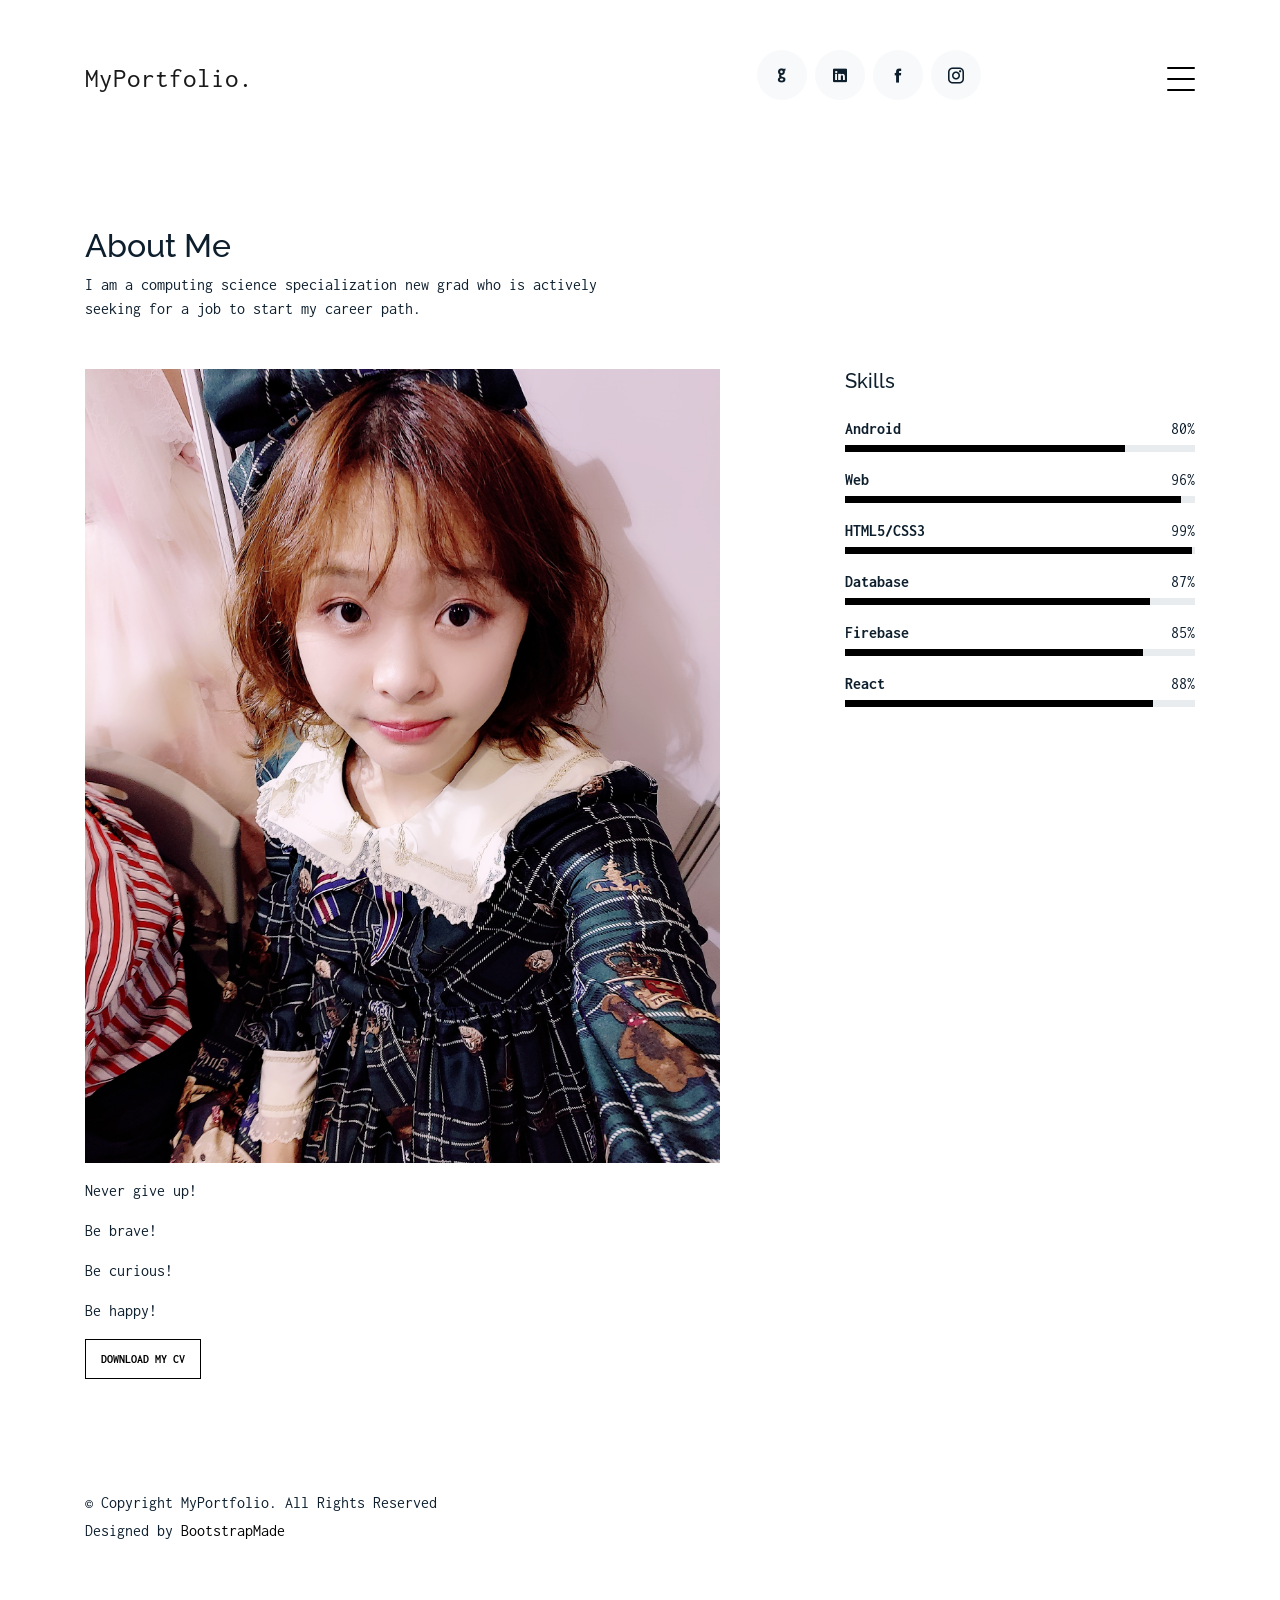
<file: about.html>
<!DOCTYPE html>
<html lang="en">

<head>
  <meta charset="utf-8">
  <title>About - MyPortfolio</title>
  <meta content="width=device-width, initial-scale=1.0" name="viewport">
  <meta content="" name="keywords">
  <meta content="" name="description">

  <!-- Favicons -->
  <link href="img/favicon.png" rel="icon">
  <link href="img/apple-touch-icon.png" rel="apple-touch-icon">

  <!-- Google Fonts -->
  <link href="https://fonts.googleapis.com/css?family=Inconsolata:400,700|Raleway:400,700&display=swap"
    rel="stylesheet">

  <!-- Bootstrap CSS File -->
  <link href="vendor/bootstrap/css/bootstrap.min.css" rel="stylesheet">

  <!-- Vendor CSS Files -->
  <link href="vendor/icofont/icofont.min.css" rel="stylesheet">
  <link href="vendor/line-awesome/css/line-awesome.min.css" rel="stylesheet">
  <link href="vendor/aos/aos.css" rel="stylesheet">
  <link href="vendor/owlcarousel/assets/owl.carousel.min.css" rel="stylesheet">

  <!-- Template Main CSS File -->
  <link href="css/style.css" rel="stylesheet">

  <!-- =======================================================
    Template Name: MyPortfolio
    Template URL: https://bootstrapmade.com/myportfolio-bootstrap-portfolio-website-template/
    Author: BootstrapMade.com
    Author URL: https://bootstrapmade.com/
  ======================================================= -->
</head>

<body>

  <div class="collapse navbar-collapse custom-navmenu" id="main-navbar">
    <div class="container py-2 py-md-5">
      <div class="row align-items-start">
        <div class="col-md-2">
          <ul class="custom-menu">
            <li class="active"><a href="index.html">Home</a></li>
            <li><a href="about.html">About Me</a></li>
            <li><a href="services.html">Services</a></li>
            <li><a href="works.html">Works</a></li>
            <li><a href="contact.html">Contact</a></li>
          </ul>
        </div>
        <div class="col-md-6 d-none d-md-block  mr-auto">
          <div class="tweet d-flex">
            <span class="icofont-twitter text-white mt-2 mr-3"></span>
            <div>
              <p><em>Stay foolish, stay hungry.<br> <a href="https://twitter.com/Qinzhan17367369" target="_blank">@Qinzhan17367369</a></em></p>
			</div>
			<span class="icofont-twitter text-white mt-2 mr-3"></span>
			<div>
			<p><em>Pudding is the cutest cat in the world.<br> <a href="https://twitter.com/Qinzhan17367369" target="_blank">@Qinzhan17367369</a></em></p>
            </div>
          </div>
        </div>
        <div class="col-md-4 d-none d-md-block">
          <h3>Hire Me</h3>
          <p>Do not hesitate to do that! <br> <a href="http://www.gmail.com/" target="_blank">qin7@ualberta.ca</a></p>
        </div>
      </div>
    </div>
  </div>

  <nav class="navbar navbar-light custom-navbar">
    <div class="container">
      <a class="navbar-brand" href="index.html">MyPortfolio.</a>
	  <div class="col-sm-6 social text-md-right">
          <a href="https://github.com/cathyQinQin" target="_blank"><span class="icofont-github"></span></a>
		  <a href="https://www.linkedin.com/in/zhang-qin-ba02a8133/" target="_blank"><span class="icofont-linkedin"></span></a>
          <a href="https://www.facebook.com/profile.php?id=100009484875807" target="_blank"><span class="icofont-facebook"></span></a>
          <a href="https://www.instagram.com/cathy_qin_qin/" target="_blank"><span class="icofont-instagram"></span></a>         
      </div>
      <a href="#" class="burger" data-toggle="collapse" data-target="#main-navbar">
        <span></span>
      </a>

    </div>
  </nav>



  <main id="main">

    <div class="site-section pb-0 site-portfolio">
      <div class="container">
        <div class="row mb-5 align-items-end">
          <div class="col-md-6" data-aos="fade-up">

            <h2>About Me</h2>
            <p class="mb-0">I am a computing science specialization new grad who is actively seeking for a job to start my career path.</p>
          </div>

        </div>


        <div class="row">
          <div class="col-md-4 ml-auto order-2" data-aos="fade-up">
            <h3 class="h3 mb-4">Skills</h3>
            <ul class="list-unstyled">
              <li class="mb-3">
                <div class="d-flex mb-1">
                  <strong>Android</strong>
                  <span class="ml-auto">80%</span>
                </div>
                <div class="progress custom-progress">
                  <div class="progress-bar" role="progressbar" style="width: 80%" aria-valuenow="80" aria-valuemin="0"
                    aria-valuemax="100"></div>
                </div>
              </li>
              <li class="mb-3">
                <div class="d-flex mb-1">
                  <strong>Web</strong>
                  <span class="ml-auto">96%</span>
                </div>
                <div class="progress custom-progress">
                  <div class="progress-bar" role="progressbar" style="width: 96%" aria-valuenow="96" aria-valuemin="0"
                    aria-valuemax="100"></div>
                </div>
              </li>
              <li class="mb-3">
                <div class="d-flex mb-1">
                  <strong>HTML5/CSS3</strong>
                  <span class="ml-auto">99%</span>
                </div>
                <div class="progress custom-progress">
                  <div class="progress-bar" role="progressbar" style="width: 99%" aria-valuenow="99" aria-valuemin="0"
                    aria-valuemax="100"></div>
                </div>
              </li>
              <li class="mb-3">
                <div class="d-flex mb-1">
                  <strong>Database</strong>
                  <span class="ml-auto">87%</span>
                </div>
                <div class="progress custom-progress">
                  <div class="progress-bar" role="progressbar" style="width: 87%" aria-valuenow="87" aria-valuemin="0"
                    aria-valuemax="100"></div>
                </div>
              </li>
              <li class="mb-3">
                <div class="d-flex mb-1">
                  <strong>Firebase</strong>
                  <span class="ml-auto">85%</span>
                </div>
                <div class="progress custom-progress">
                  <div class="progress-bar" role="progressbar" style="width: 85%" aria-valuenow="85" aria-valuemin="0"
                    aria-valuemax="100"></div>
                </div>
              </li>
              <li class="mb-3">
                <div class="d-flex mb-1">
                  <strong>React</strong>
                  <span class="ml-auto">88%</span>
                </div>
                <div class="progress custom-progress">
                  <div class="progress-bar" role="progressbar" style="width: 88%" aria-valuenow="88" aria-valuemin="0"
                    aria-valuemax="100"></div>
                </div>
              </li>
            </ul>
          </div>

          <div class="col-md-7 mb-5 mb-md-0" data-aos="fade-up">
            <p><img src="img/person_1_sq.jpg" alt="Image" class="img-fluid"></p>
            <p>Never give up!</p>
            <p>Be brave!</p>
            <p>Be curious!</p>
            <p>Be happy!</p>
            <p><a href="img/QinZhang_resume.docx" class="readmore">Download my CV</a></p>
          </div>

        </div>

      </div>
    </div>

  </main>
  <footer class="footer mt-5 pt-5" role="contentinfo">
    <div class="container">
      <div class="row">
        <div class="col-sm-6">
          <p class="mb-1">&copy; Copyright MyPortfolio. All Rights Reserved</p>
          <div class="credits">
            <!--
              All the links in the footer should remain intact.
              You can delete the links only if you purchased the pro version.
              Licensing information: https://bootstrapmade.com/license/
              Purchase the pro version with working PHP/AJAX contact form: https://bootstrapmade.com/buy/?theme=MyPortfolio
            -->
            Designed by <a href="https://bootstrapmade.com/">BootstrapMade</a>
          </div>
        </div>
      </div>
    </div>
  </footer>

  <!-- Vendor JS Files -->
  <script src="vendor/jquery/jquery.min.js"></script>
  <script src="vendor/jquery/jquery-migrate.min.js"></script>
  <script src="vendor/bootstrap/js/bootstrap.min.js"></script>
  <script src="vendor/easing/easing.min.js"></script>
  <script src="vendor/php-email-form/validate.js"></script>
  <script src="vendor/isotope/isotope.pkgd.min.js"></script>
  <script src="vendor/aos/aos.js"></script>
  <script src="vendor/owlcarousel/owl.carousel.min.js"></script>

  <!-- Template Main JS File -->
  <script src="js/main.js"></script>

</body>

</html>
</file>
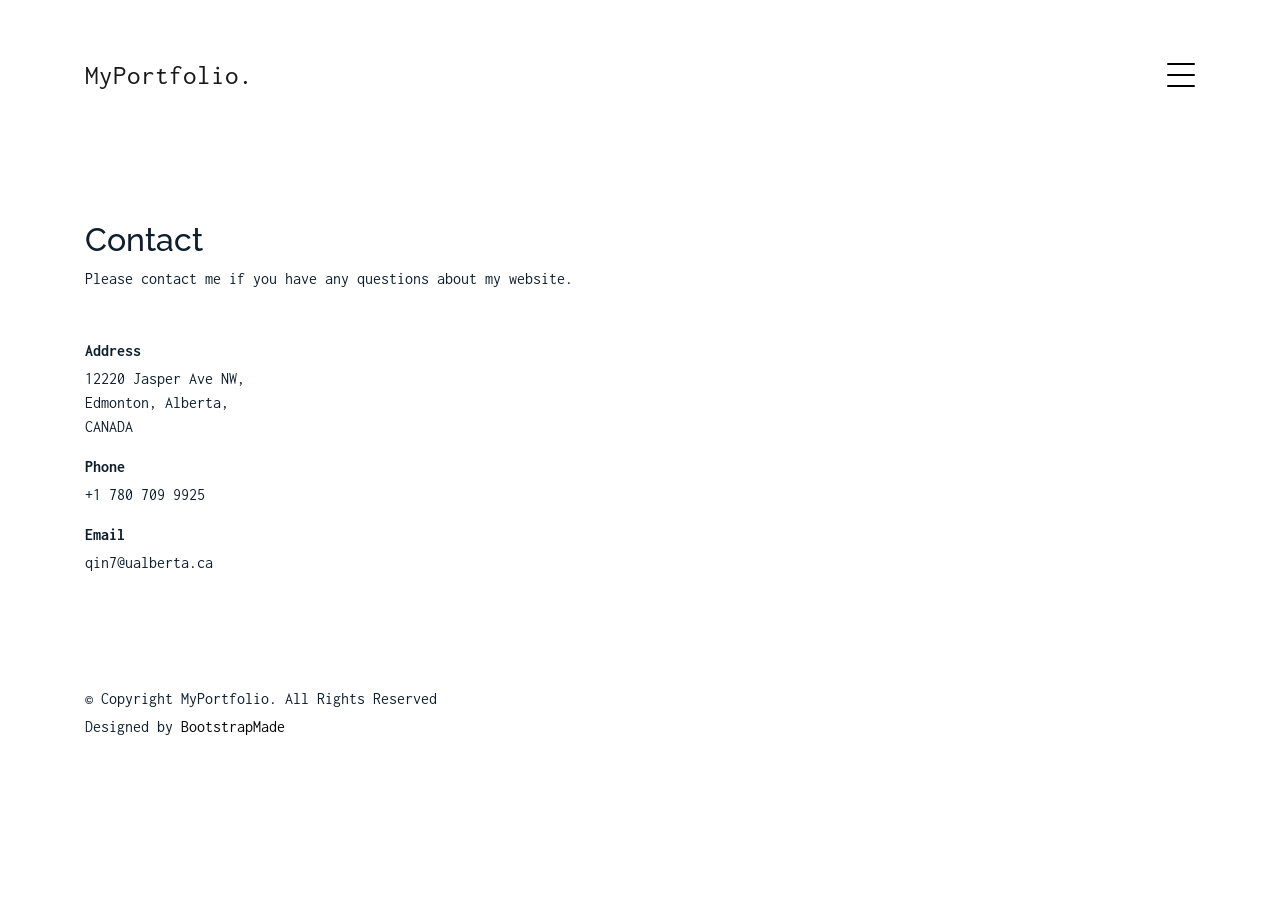
<file: contact.html>
<!DOCTYPE html>
<html lang="en">

<head>
  <meta charset="utf-8">
  <title>Contact - MyPortfolio</title>
  <meta content="width=device-width, initial-scale=1.0" name="viewport">
  <meta content="" name="keywords">
  <meta content="" name="description">

  <!-- Favicons -->
  <link href="img/favicon.png" rel="icon">
  <link href="img/apple-touch-icon.png" rel="apple-touch-icon">

  <!-- Google Fonts -->
  <link href="https://fonts.googleapis.com/css?family=Inconsolata:400,700|Raleway:400,700&display=swap"
    rel="stylesheet">

  <!-- Bootstrap CSS File -->
  <link href="vendor/bootstrap/css/bootstrap.min.css" rel="stylesheet">

  <!-- Vendor CSS Files -->
  <link href="vendor/icofont/icofont.min.css" rel="stylesheet">
  <link href="vendor/line-awesome/css/line-awesome.min.css" rel="stylesheet">
  <link href="vendor/aos/aos.css" rel="stylesheet">
  <link href="vendor/owlcarousel/assets/owl.carousel.min.css" rel="stylesheet">

  <!-- Template Main CSS File -->
  <link href="css/style.css" rel="stylesheet">

  <!-- =======================================================
    Template Name: MyPortfolio
    Template URL: https://bootstrapmade.com/myportfolio-bootstrap-portfolio-website-template/
    Author: BootstrapMade.com
    Author URL: https://bootstrapmade.com/
  ======================================================= -->
</head>

<body>

  <div class="collapse navbar-collapse custom-navmenu" id="main-navbar">
    <div class="container py-2 py-md-5">
      <div class="row align-items-start">
        <div class="col-md-2">
          <ul class="custom-menu">
            <li class="active"><a href="index.html">Home</a></li>
            <li><a href="about.html">About Me</a></li>
            <li><a href="services.html">Services</a></li>
            <li><a href="works.html">Works</a></li>
            <li><a href="contact.html">Contact</a></li>
          </ul>
        </div>
        <div class="col-md-6 d-none d-md-block  mr-auto">
          <div class="tweet d-flex">
            <span class="icofont-twitter text-white mt-2 mr-3"></span>
            <div>
              <p><em>Stay foolish, stay hungry.<br> <a href="https://twitter.com/Qinzhan17367369" target="_blank">@Qinzhan17367369</a></em></p>
			</div>
			<span class="icofont-twitter text-white mt-2 mr-3"></span>
			<div>
			<p><em>Pudding is the cutest cat in the world.<br> <a href="https://twitter.com/Qinzhan17367369" target="_blank">@Qinzhan17367369</a></em></p>
            </div>
          </div>
        </div>
        <div class="col-md-4 d-none d-md-block">
          <h3>Hire Me</h3>
          <p>Do not hesitate to do that! <br> <a href="http://www.gmail.com/" target="_blank">qin7@ualberta.ca</a></p>
        </div>
      </div>
    </div>
  </div>

  <nav class="navbar navbar-light custom-navbar">
    <div class="container">
      <a class="navbar-brand" href="index.html">MyPortfolio.</a>

      <a href="#" class="burger" data-toggle="collapse" data-target="#main-navbar">
        <span></span>
      </a>

    </div>
  </nav>

  <main id="main">

    <div class="site-section pb-0 site-portfolio">
      <div class="container">

        <div class="row mb-5 align-items-end">
          <div class="col-md-6" data-aos="fade-up">
            <h2>Contact</h2>
            <p class="mb-0">Please contact me if you have any questions about my website.
            </p>
          </div>
        </div>

        <div class="row">
          <div class="col-md-6 mb-5 mb-md-0" data-aos="fade-up">
            
              <div id="person-info" class="col-md-4 mr-0 order-2" data-aos="fade-up">
				<ul class="list-unstyled">
				  <li class="mb-3">
					<strong class="d-block mb-1">Address</strong>
					<span>12220 Jasper Ave NW, Edmonton, Alberta, CANADA</span>
				  </li>
				  <li class="mb-3">
					<strong class="d-block mb-1">Phone</strong>
					<span>+1 780 709 9925</span>
				  </li>
				  <li class="mb-3">
					<strong class="d-block mb-1">Email</strong>
					<span>qin7@ualberta.ca</span>
				  </li>
				</ul>
          	  </div>
          </div>
        </div>
      </div>
    </div>
  </main>

  <footer class="footer mt-5 pt-5" role="contentinfo">
    <div class="container">
      <div class="row">
        <div class="col-sm-6">
          <p class="mb-1">&copy; Copyright MyPortfolio. All Rights Reserved</p>
          <div class="credits">
            <!--
              All the links in the footer should remain intact.
              You can delete the links only if you purchased the pro version.
              Licensing information: https://bootstrapmade.com/license/
              Purchase the pro version with working PHP/AJAX contact form: https://bootstrapmade.com/buy/?theme=MyPortfolio
            -->
            Designed by <a href="https://bootstrapmade.com/">BootstrapMade</a>
          </div>
        </div>
      </div>
    </div>
  </footer>

  <!-- Vendor JS Files -->
  <script src="vendor/jquery/jquery.min.js"></script>
  <script src="vendor/jquery/jquery-migrate.min.js"></script>
  <script src="vendor/bootstrap/js/bootstrap.min.js"></script>
  <script src="vendor/easing/easing.min.js"></script>
  <script src="vendor/php-email-form/validate.js"></script>
  <script src="vendor/isotope/isotope.pkgd.min.js"></script>
  <script src="vendor/aos/aos.js"></script>
  <script src="vendor/owlcarousel/owl.carousel.min.js"></script>

  <!-- Template Main JS File -->
  <script src="js/main.js"></script>

</body>

</html>
</file>
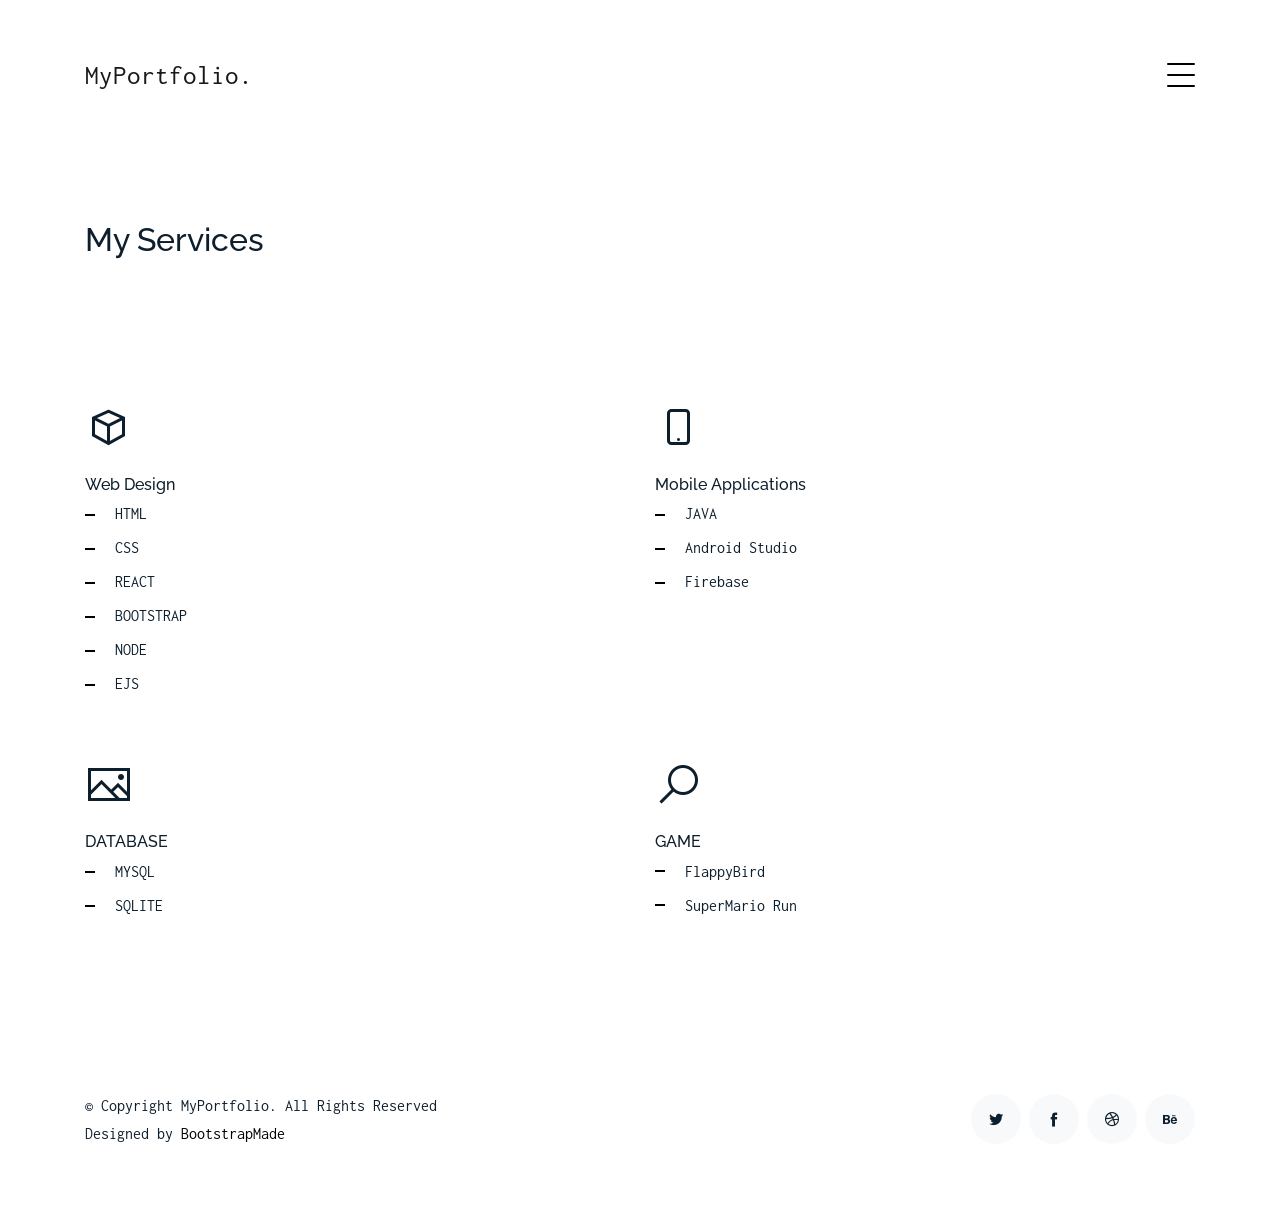
<file: services.html>
<!DOCTYPE html>
<html lang="en">

<head>
  <meta charset="utf-8">
  <title>Services - MyPortfolio</title>
  <meta content="width=device-width, initial-scale=1.0" name="viewport">
  <meta content="" name="keywords">
  <meta content="" name="description">

  <!-- Favicons -->
  <link href="img/favicon.png" rel="icon">
  <link href="img/apple-touch-icon.png" rel="apple-touch-icon">

  <!-- Google Fonts -->
  <link href="https://fonts.googleapis.com/css?family=Inconsolata:400,700|Raleway:400,700&display=swap"
    rel="stylesheet">

  <!-- Bootstrap CSS File -->
  <link href="vendor/bootstrap/css/bootstrap.min.css" rel="stylesheet">

  <!-- Vendor CSS Files -->
  <link href="vendor/icofont/icofont.min.css" rel="stylesheet">
  <link href="vendor/line-awesome/css/line-awesome.min.css" rel="stylesheet">
  <link href="vendor/aos/aos.css" rel="stylesheet">
  <link href="vendor/owlcarousel/assets/owl.carousel.min.css" rel="stylesheet">

  <!-- Template Main CSS File -->
  <link href="css/style.css" rel="stylesheet">

  <!-- =======================================================
    Template Name: MyPortfolio
    Template URL: https://bootstrapmade.com/myportfolio-bootstrap-portfolio-website-template/
    Author: BootstrapMade.com
    Author URL: https://bootstrapmade.com/
  ======================================================= -->
</head>

<body>


  <div class="collapse navbar-collapse custom-navmenu" id="main-navbar">
    <div class="container py-2 py-md-5">
      <div class="row align-items-start">
        <div class="col-md-2">
          <ul class="custom-menu">
            <li class="active"><a href="index.html">Home</a></li>
            <li><a href="about.html">About Me</a></li>
            <li><a href="services.html">Services</a></li>
            <li><a href="works.html">Works</a></li>
            <li><a href="contact.html">Contact</a></li>
          </ul>
        </div>
        <div class="col-md-6 d-none d-md-block  mr-auto">
          <div class="tweet d-flex">
            <span class="icofont-twitter text-white mt-2 mr-3"></span>
            <div>
              <p><em>Stay foolish, stay hungry.<br> <a href="https://twitter.com/Qinzhan17367369" target="_blank">@Qinzhan17367369</a></em></p>
			</div>
			<span class="icofont-twitter text-white mt-2 mr-3"></span>
			<div>
			<p><em>Pudding is the cutest cat in the world.<br> <a href="https://twitter.com/Qinzhan17367369" target="_blank">@Qinzhan17367369</a></em></p>
            </div>
          </div>
        </div>
        <div class="col-md-4 d-none d-md-block">
          <h3>Hire Me</h3>
          <p>Do not hesitate to do that! <br> <a href="http://www.gmail.com/" target="_blank">qin7@ualberta.ca</a></p>
        </div>
      </div>
    </div>
  </div>

  <nav class="navbar navbar-light custom-navbar">
    <div class="container">
      <a class="navbar-brand" href="index.html">MyPortfolio.</a>

      <a href="#" class="burger" data-toggle="collapse" data-target="#main-navbar">
        <span></span>
      </a>

    </div>
  </nav>
  <main id="main">
    <div class="site-section">
      <div class="container">
        <div class="row mb-4 align-items-center">
          <div class="col-md-6" data-aos="fade-up">
            <h2>My Services</h2>
          </div>
        </div>
      </div>

      <div class="site-section pb-0">
        <div class="container">
          <div class="row">
            <div class="col-12 col-sm-6 col-md-6 col-lg-6 mb-5" data-aos="fade-up" data-aos-delay="">
              <span class="la la-cube la-3x mb-4"></span>
              <h4 class="h4 mb-2">Web Design</h4>
              <ul class="list-unstyled list-line">
                <li>HTML</li>
                <li>CSS</li>
                <li>REACT</li>
                <li>BOOTSTRAP</li>
                <li>NODE</li>
                <li>EJS</li>
              </ul>
            </div>
            <div class="col-12 col-sm-6 col-md-6 col-lg-6 mb-5" data-aos="fade-up" data-aos-delay="100">
              <span class="la la-mobile la-3x mb-4"></span>
              <h4 class="h4 mb-2">Mobile Applications</h4>
              <ul class="list-unstyled list-line">
                <li>JAVA</li>
                <li>Android Studio</li>
                <li>Firebase</li>
              </ul>
            </div>
            <div class="col-12 col-sm-6 col-md-6 col-lg-6 mb-5" data-aos="fade-up" data-aos-delay="">
              <span class="la la-image la-3x mb-4"></span>
              <h4 class="h4 mb-2">DATABASE</h4>
              <ul class="list-unstyled list-line">
                <li>MYSQL</li>
                <li>SQLITE</li>
               
              </ul>
            </div>
            <div class="col-12 col-sm-6 col-md-6 col-lg-6 mb-5" data-aos="fade-up" data-aos-delay="100">
              <span class="la la-search la-3x mb-4"></span>
              <h4 class="h4 mb-2">GAME</h4>
              <ul class="list-unstyled list-line">
                <li>FlappyBird</li>
                <li>SuperMario Run</li>
              </ul>
            </div>
          </div>
        </div>
      </div>
  </main>
  <footer class="footer" role="contentinfo">
    <div class="container">
      <div class="row">
        <div class="col-sm-6">
          <p class="mb-1">&copy; Copyright MyPortfolio. All Rights Reserved</p>
          <div class="credits">
            <!--
              All the links in the footer should remain intact.
              You can delete the links only if you purchased the pro version.
              Licensing information: https://bootstrapmade.com/license/
              Purchase the pro version with working PHP/AJAX contact form: https://bootstrapmade.com/buy/?theme=MyPortfolio
            -->
            Designed by <a href="https://bootstrapmade.com/">BootstrapMade</a>
          </div>
        </div>
        <div class="col-sm-6 social text-md-right">
          <a href="#"><span class="icofont-twitter"></span></a>
          <a href="#"><span class="icofont-facebook"></span></a>
          <a href="#"><span class="icofont-dribbble"></span></a>
          <a href="#"><span class="icofont-behance"></span></a>
        </div>
      </div>
    </div>
  </footer>

  <!-- Vendor JS Files -->
  <script src="vendor/jquery/jquery.min.js"></script>
  <script src="vendor/jquery/jquery-migrate.min.js"></script>
  <script src="vendor/bootstrap/js/bootstrap.min.js"></script>
  <script src="vendor/easing/easing.min.js"></script>
  <script src="vendor/php-email-form/validate.js"></script>
  <script src="vendor/isotope/isotope.pkgd.min.js"></script>
  <script src="vendor/aos/aos.js"></script>
  <script src="vendor/owlcarousel/owl.carousel.min.js"></script>

  <!-- Template Main JS File -->
  <script src="js/main.js"></script>

</body>

</html>
</file>
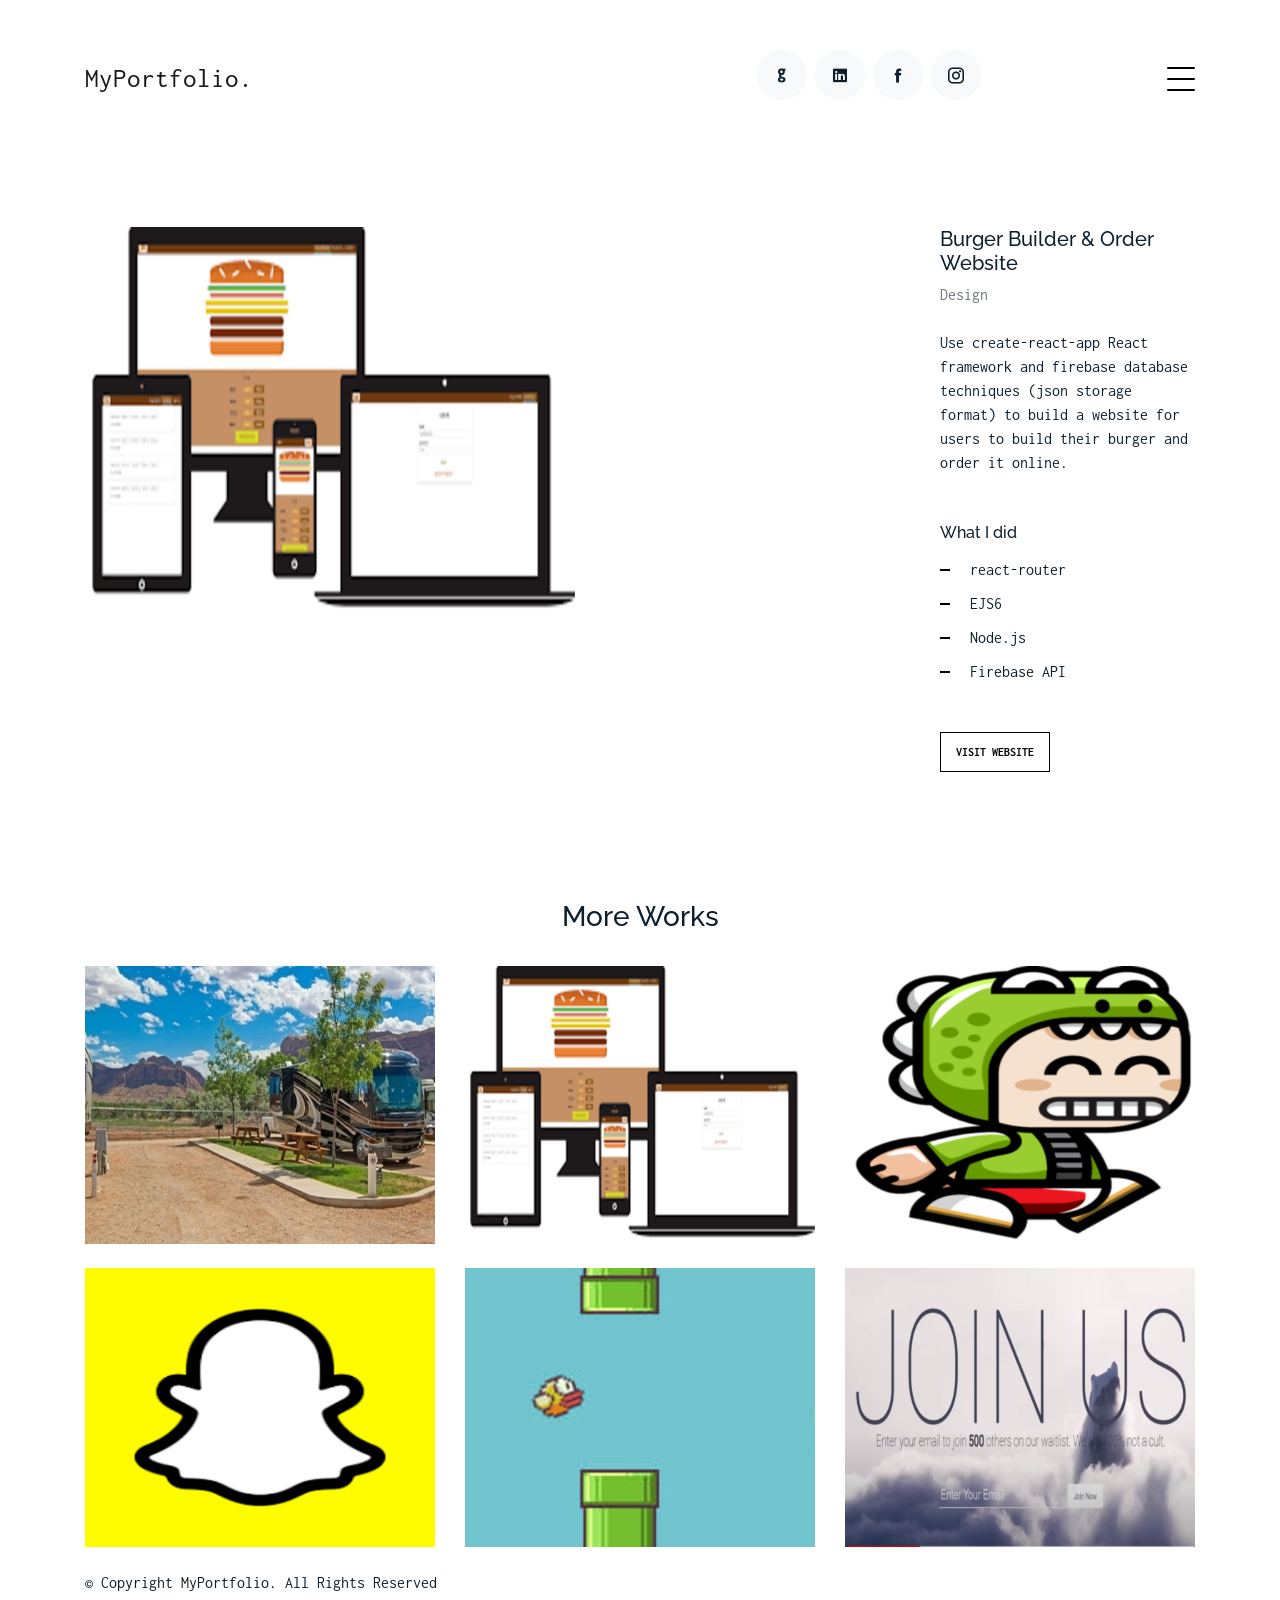
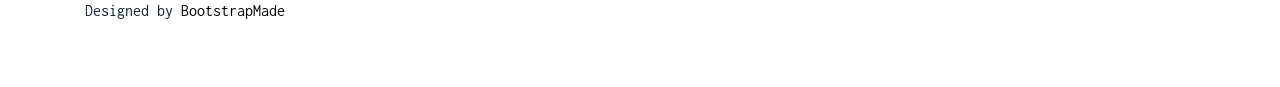
<file: work-burger.html>
<!DOCTYPE html>
<html lang="en">

<head>
  <meta charset="utf-8">
  <title>Portfolio Item</title>
  <meta content="width=device-width, initial-scale=1.0" name="viewport">
  <meta content="" name="keywords">
  <meta content="" name="description">

  <!-- Favicons -->
  <link href="img/favicon.png" rel="icon">
  <link href="img/apple-touch-icon.png" rel="apple-touch-icon">

  <!-- Google Fonts -->
  <link href="https://fonts.googleapis.com/css?family=Inconsolata:400,700|Raleway:400,700&display=swap"
    rel="stylesheet">

  <!-- Bootstrap CSS File -->
  <link href="vendor/bootstrap/css/bootstrap.min.css" rel="stylesheet">

  <!-- Vendor CSS Files -->
  <link href="vendor/icofont/icofont.min.css" rel="stylesheet">
  <link href="vendor/line-awesome/css/line-awesome.min.css" rel="stylesheet">
  <link href="vendor/aos/aos.css" rel="stylesheet">
  <link href="vendor/owlcarousel/assets/owl.carousel.min.css" rel="stylesheet">

  <!-- Template Main CSS File -->
  <link href="css/style.css" rel="stylesheet">

  <!-- =======================================================
    Template Name: MyPortfolio
    Template URL: https://bootstrapmade.com/myportfolio-bootstrap-portfolio-website-template/
    Author: BootstrapMade.com
    Author URL: https://bootstrapmade.com/
  ======================================================= -->
</head>

<body>


  <div class="collapse navbar-collapse custom-navmenu" id="main-navbar">
    <div class="container py-2 py-md-5">
      <div class="row align-items-start">
        <div class="col-md-2">
          <ul class="custom-menu">
            <li class="active"><a href="index.html">Home</a></li>
            <li><a href="about.html">About Me</a></li>
            <li><a href="services.html">Services</a></li>
            <li><a href="works.html">Works</a></li>
            <li><a href="contact.html">Contact</a></li>
          </ul>
        </div>
        <div class="col-md-6 d-none d-md-block  mr-auto">
          <div class="tweet d-flex">
            <span class="icofont-twitter text-white mt-2 mr-3"></span>
            <div>
              <p><em>Stay foolish, stay hungry.<br> <a href="https://twitter.com/Qinzhan17367369" target="_blank">@Qinzhan17367369</a></em></p>
			</div>
			<span class="icofont-twitter text-white mt-2 mr-3"></span>
			<div>
			<p><em>Pudding is the cutest cat in the world.<br> <a href="https://twitter.com/Qinzhan17367369" target="_blank">@Qinzhan17367369</a></em></p>
            </div>
          </div>
        </div>
        <div class="col-md-4 d-none d-md-block">
          <h3>Hire Me</h3>
          <p>Do not hesitate to do that! <br> <a href="http://www.gmail.com/" target="_blank">qin7@ualberta.ca</a></p>
        </div>
      </div>

    </div>
  </div>


  <nav class="navbar navbar-light custom-navbar">
    <div class="container">
      <a class="navbar-brand" href="index.html">MyPortfolio.</a>
	  <div class="col-sm-6 social text-md-right">
          <a href="https://github.com/cathyQinQin" target="_blank"><span class="icofont-github"></span></a>
		  <a href="https://www.linkedin.com/in/zhang-qin-ba02a8133/" target="_blank"><span class="icofont-linkedin"></span></a>
          <a href="https://www.facebook.com/profile.php?id=100009484875807" target="_blank"><span class="icofont-facebook"></span></a>
          <a href="https://www.instagram.com/cassie_qin_qin/" target="_blank"><span class="icofont-instagram"></span></a>         
      </div>
      <a href="#" class="burger" data-toggle="collapse" data-target="#main-navbar">
        <span></span>
      </a>

    </div>
  </nav>



  <main id="main">
      <div class="site-section pb-0">
        <div class="container">
          <div class="row align-items-stretch">
            <div class="col-md-8" data-aos="fade-up">
              <img src="img/burger.png" alt="Image" class="img-fluid">
            </div>
            <div class="col-md-3 ml-auto" data-aos="fade-up" data-aos-delay="100">
              <div class="sticky-content">
                <h3 class="h3">Burger Builder & Order Website</h3>
                <p class="mb-4"><span class="text-muted">Design</span></p>

                <div class="mb-5">
                  <p>Use create-react-app React framework and firebase database techniques (json storage format) to build a website for users to build their burger and order it online.</p>
                </div>


                <h4 class="h4 mb-3">What I did</h4>
                <ul class="list-unstyled list-line mb-5">
                  <li>react-router</li>
                  <li>EJS6</li>
                  <li>Node.js</li>
                  <li>Firebase API</li>
                </ul>

                <p><a href="https://react-my-burger-8eccc.firebaseapp.com/" target="_blank" class="readmore">Visit Website</a></p>
              </div>
            </div>
          </div>
        </div>
      </div>


      <div class="site-section pb-0">
        <div class="container">
          <div class="row justify-content-center text-center mb-4">
            <div class="col-5">
              <h3 class="h3 heading">More Works</h3>
            </div>
          </div>

          <div id="portfolio-grid" class="row no-gutter" data-aos="fade-up" data-aos-delay="200">
            <div class="item web col-sm-6 col-md-4 col-lg-4 mb-4">
              <a href="work-single.html" class="item-wrap fancybox">
                <div class="work-info">
                  <h3>YelpCamp</h3>
                  <span>javascript</span>
                </div>
                <img class="img-fluid" src="img/img_1.jpg">
              </a>
            </div>
            <div class="item web col-sm-6 col-md-4 col-lg-4 mb-4">
              <a href="work-burger.html" class="item-wrap fancybox">
                <div class="work-info">
                  <h3>OrderBurger</h3>
                  <span>Rect</span>
                </div>
                <img class="img-fluid" src="img/burger.png">
              </a>
            </div>
            <div class="item android-game col-sm-6 col-md-4 col-lg-4 mb-4">
              <a href="work-coinMan.html" class="item-wrap fancybox">
                <div class="work-info">
                  <h3>CoinManGame</h3>
                  <span>Java</span>
                </div>
                <img class="img-fluid" src="img/coin-man.png">
              </a>
            </div>
            <div class="item android col-sm-6 col-md-4 col-lg-4 mb-4">
              <a href="work-snapChat.html" class="item-wrap fancybox">
                <div class="work-info">
                  <h3>SnapChat Clone</h3>
                  <span>Kotlin</span>
                </div>
                <img class="img-fluid" src="img/snapchat.png">
              </a>
            </div>
            <div class="item android-game col-sm-6 col-md-4 col-lg-4 mb-4">
              <a href="work-flappyBird.html" class="item-wrap fancybox">
                <div class="work-info">
                  <h3>FlappyBirdClone</h3>
                  <span>java</span>
                </div>
                <img class="img-fluid" src="img/flappybird.jpg">
              </a>
            </div>
            <div class="item database col-sm-6 col-md-4 col-lg-4 mb-4">
              <a href="work-joinUs.html" class="item-wrap fancybox">
                <div class="work-info">
                  <h3>Database MYSQL</h3>
                  <span>MYSQL WEB</span>
                </div>
                <img class="img-fluid" src="img/join_us.png">
              </a>
            </div>
          </div>
        </div>
      </div>
  </main>
  
  <footer class="footer" role="contentinfo">
    <div class="container">
      <div class="row">
        <div class="col-sm-6">
          <p class="mb-1">&copy; Copyright MyPortfolio. All Rights Reserved</p>
          <div class="credits">
            <!--
              All the links in the footer should remain intact.
              You can delete the links only if you purchased the pro version.
              Licensing information: https://bootstrapmade.com/license/
              Purchase the pro version with working PHP/AJAX contact form: https://bootstrapmade.com/buy/?theme=MyPortfolio
            -->
            Designed by <a href="https://bootstrapmade.com/">BootstrapMade</a>
          </div>
        </div>
      </div>
    </div>
  </footer>

  <!-- Vendor JS Files -->
  <script src="vendor/jquery/jquery.min.js"></script>
  <script src="vendor/jquery/jquery-migrate.min.js"></script>
  <script src="vendor/bootstrap/js/bootstrap.min.js"></script>
  <script src="vendor/easing/easing.min.js"></script>
  <script src="vendor/php-email-form/validate.js"></script>
  <script src="vendor/isotope/isotope.pkgd.min.js"></script>
  <script src="vendor/aos/aos.js"></script>
  <script src="vendor/owlcarousel/owl.carousel.min.js"></script>

  <!-- Template Main JS File -->
  <script src="js/main.js"></script>

</body>

</html>
</file>
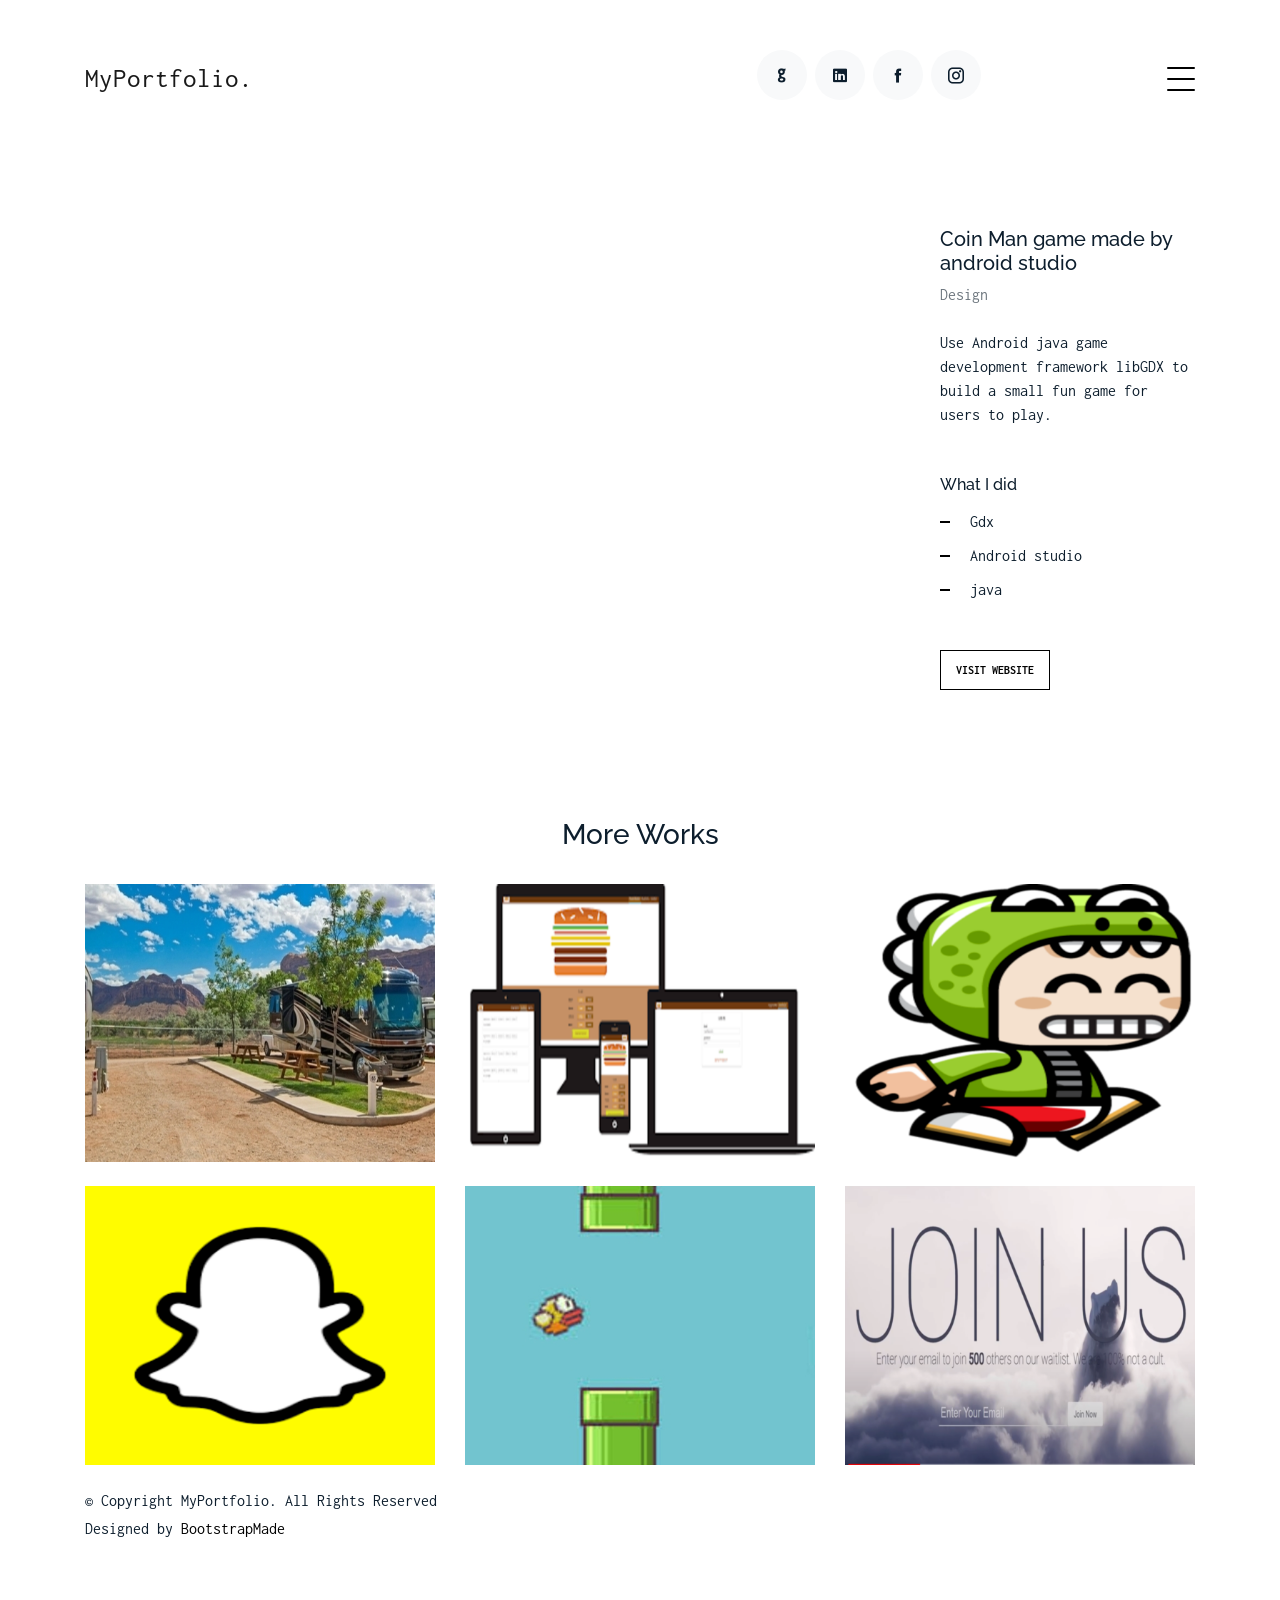
<file: work-coinMan.html>
<!DOCTYPE html>
<html lang="en">

<head>
  <meta charset="utf-8">
  <title>Portfolio Item</title>
  <meta content="width=device-width, initial-scale=1.0" name="viewport">
  <meta content="" name="keywords">
  <meta content="" name="description">

  <!-- Favicons -->
  <link href="img/favicon.png" rel="icon">
  <link href="img/apple-touch-icon.png" rel="apple-touch-icon">

  <!-- Google Fonts -->
  <link href="https://fonts.googleapis.com/css?family=Inconsolata:400,700|Raleway:400,700&display=swap"
    rel="stylesheet">

  <!-- Bootstrap CSS File -->
  <link href="vendor/bootstrap/css/bootstrap.min.css" rel="stylesheet">

  <!-- Vendor CSS Files -->
  <link href="vendor/icofont/icofont.min.css" rel="stylesheet">
  <link href="vendor/line-awesome/css/line-awesome.min.css" rel="stylesheet">
  <link href="vendor/aos/aos.css" rel="stylesheet">
  <link href="vendor/owlcarousel/assets/owl.carousel.min.css" rel="stylesheet">

  <!-- Template Main CSS File -->
  <link href="css/style.css" rel="stylesheet">

  <!-- =======================================================
    Template Name: MyPortfolio
    Template URL: https://bootstrapmade.com/myportfolio-bootstrap-portfolio-website-template/
    Author: BootstrapMade.com
    Author URL: https://bootstrapmade.com/
  ======================================================= -->
</head>

<body>


  <div class="collapse navbar-collapse custom-navmenu" id="main-navbar">
    <div class="container py-2 py-md-5">
      <div class="row align-items-start">
        <div class="col-md-2">
          <ul class="custom-menu">
            <li class="active"><a href="index.html">Home</a></li>
            <li><a href="about.html">About Me</a></li>
            <li><a href="services.html">Services</a></li>
            <li><a href="works.html">Works</a></li>
            <li><a href="contact.html">Contact</a></li>
          </ul>
        </div>
        <div class="col-md-6 d-none d-md-block  mr-auto">
          <div class="tweet d-flex">
            <span class="icofont-twitter text-white mt-2 mr-3"></span>
            <div>
              <p><em>Stay foolish, stay hungry.<br> <a href="https://twitter.com/Qinzhan17367369" target="_blank">@Qinzhan17367369</a></em></p>
			</div>
			<span class="icofont-twitter text-white mt-2 mr-3"></span>
			<div>
			<p><em>Pudding is the cutest cat in the world.<br> <a href="https://twitter.com/Qinzhan17367369" target="_blank">@Qinzhan17367369</a></em></p>
            </div>
          </div>
        </div>
        <div class="col-md-4 d-none d-md-block">
          <h3>Hire Me</h3>
          <p>Do not hesitate to do that! <br> <a href="http://www.gmail.com/" target="_blank">qin7@ualberta.ca</a></p>
        </div>
      </div>

    </div>
  </div>


  <nav class="navbar navbar-light custom-navbar">
    <div class="container">
      <a class="navbar-brand" href="index.html">MyPortfolio.</a>
	  <div class="col-sm-6 social text-md-right">
          <a href="https://github.com/cathyQinQin" target="_blank"><span class="icofont-github"></span></a>
		  <a href="https://www.linkedin.com/in/zhang-qin-ba02a8133/" target="_blank"><span class="icofont-linkedin"></span></a>
          <a href="https://www.facebook.com/profile.php?id=100009484875807" target="_blank"><span class="icofont-facebook"></span></a>
          <a href="https://www.instagram.com/cassie_qin_qin/" target="_blank"><span class="icofont-instagram"></span></a>         
      </div>
      <a href="#" class="burger" data-toggle="collapse" data-target="#main-navbar">
        <span></span>
      </a>

    </div>
  </nav>



  <main id="main">
      <div class="site-section pb-0">
        <div class="container">
          <div class="row align-items-stretch">
            <div class="col-md-8" data-aos="fade-up">
              <iframe width="560" height="315" src="https://www.youtube.com/embed/TUcIDMapzdI" frameborder="0" allow="accelerometer; autoplay; encrypted-media; gyroscope; picture-in-picture" allowfullscreen></iframe>
            </div>
            <div class="col-md-3 ml-auto" data-aos="fade-up" data-aos-delay="100">
              <div class="sticky-content">
                <h3 class="h3">Coin Man game made by android studio </h3>
                <p class="mb-4"><span class="text-muted">Design</span></p>

                <div class="mb-5">
                  <p>Use Android java game development framework libGDX to build a small fun game for users to play.</p>
                </div>
                <h4 class="h4 mb-3">What I did</h4>
                <ul class="list-unstyled list-line mb-5">
                  <li>Gdx</li>
                  <li>Android studio</li>
                  <li>java</li>
                </ul>

                <p><a href="https://github.com/cathyQinQin/CoinManGameAndriodGdx" target="_blank" class="readmore">Visit Website</a></p>
              </div>
            </div>
          </div>
        </div>
      </div>


      <div class="site-section pb-0">
        <div class="container">
          <div class="row justify-content-center text-center mb-4">
            <div class="col-5">
              <h3 class="h3 heading">More Works</h3>
            </div>
          </div>

          <div id="portfolio-grid" class="row no-gutter" data-aos="fade-up" data-aos-delay="200">
            <div class="item web col-sm-6 col-md-4 col-lg-4 mb-4">
              <a href="work-single.html" class="item-wrap fancybox">
                <div class="work-info">
                  <h3>YelpCamp</h3>
                  <span>javascript</span>
                </div>
                <img class="img-fluid" src="img/img_1.jpg">
              </a>
            </div>
            <div class="item web col-sm-6 col-md-4 col-lg-4 mb-4">
              <a href="work-burger.html" class="item-wrap fancybox">
                <div class="work-info">
                  <h3>OrderBurger</h3>
                  <span>Rect</span>
                </div>
                <img class="img-fluid" src="img/burger.png">
              </a>
            </div>
            <div class="item android-game col-sm-6 col-md-4 col-lg-4 mb-4">
              <a href="work-coinMan.html" class="item-wrap fancybox">
                <div class="work-info">
                  <h3>CoinManGame</h3>
                  <span>Java</span>
                </div>
                <img class="img-fluid" src="img/coin-man.png">
              </a>
            </div>
            <div class="item android col-sm-6 col-md-4 col-lg-4 mb-4">
              <a href="work-snapChat.html" class="item-wrap fancybox">
                <div class="work-info">
                  <h3>SnapChat Clone</h3>
                  <span>Kotlin</span>
                </div>
                <img class="img-fluid" src="img/snapchat.png">
              </a>
            </div>
            <div class="item android-game col-sm-6 col-md-4 col-lg-4 mb-4">
              <a href="work-flappyBird.html" class="item-wrap fancybox">
                <div class="work-info">
                  <h3>FlappyBirdClone</h3>
                  <span>java</span>
                </div>
                <img class="img-fluid" src="img/flappybird.jpg">
              </a>
            </div>
            <div class="item database col-sm-6 col-md-4 col-lg-4 mb-4">
              <a href="work-joinUs.html" class="item-wrap fancybox">
                <div class="work-info">
                  <h3>Database MYSQL</h3>
                  <span>MYSQL WEB</span>
                </div>
                <img class="img-fluid" src="img/join_us.png">
              </a>
            </div>
          </div>
        </div>
      </div>
  </main>
  
  <footer class="footer" role="contentinfo">
    <div class="container">
      <div class="row">
        <div class="col-sm-6">
          <p class="mb-1">&copy; Copyright MyPortfolio. All Rights Reserved</p>
          <div class="credits">
            <!--
              All the links in the footer should remain intact.
              You can delete the links only if you purchased the pro version.
              Licensing information: https://bootstrapmade.com/license/
              Purchase the pro version with working PHP/AJAX contact form: https://bootstrapmade.com/buy/?theme=MyPortfolio
            -->
            Designed by <a href="https://bootstrapmade.com/">BootstrapMade</a>
          </div>
        </div>
      </div>
    </div>
  </footer>

  <!-- Vendor JS Files -->
  <script src="vendor/jquery/jquery.min.js"></script>
  <script src="vendor/jquery/jquery-migrate.min.js"></script>
  <script src="vendor/bootstrap/js/bootstrap.min.js"></script>
  <script src="vendor/easing/easing.min.js"></script>
  <script src="vendor/php-email-form/validate.js"></script>
  <script src="vendor/isotope/isotope.pkgd.min.js"></script>
  <script src="vendor/aos/aos.js"></script>
  <script src="vendor/owlcarousel/owl.carousel.min.js"></script>

  <!-- Template Main JS File -->
  <script src="js/main.js"></script>

</body>

</html>
</file>
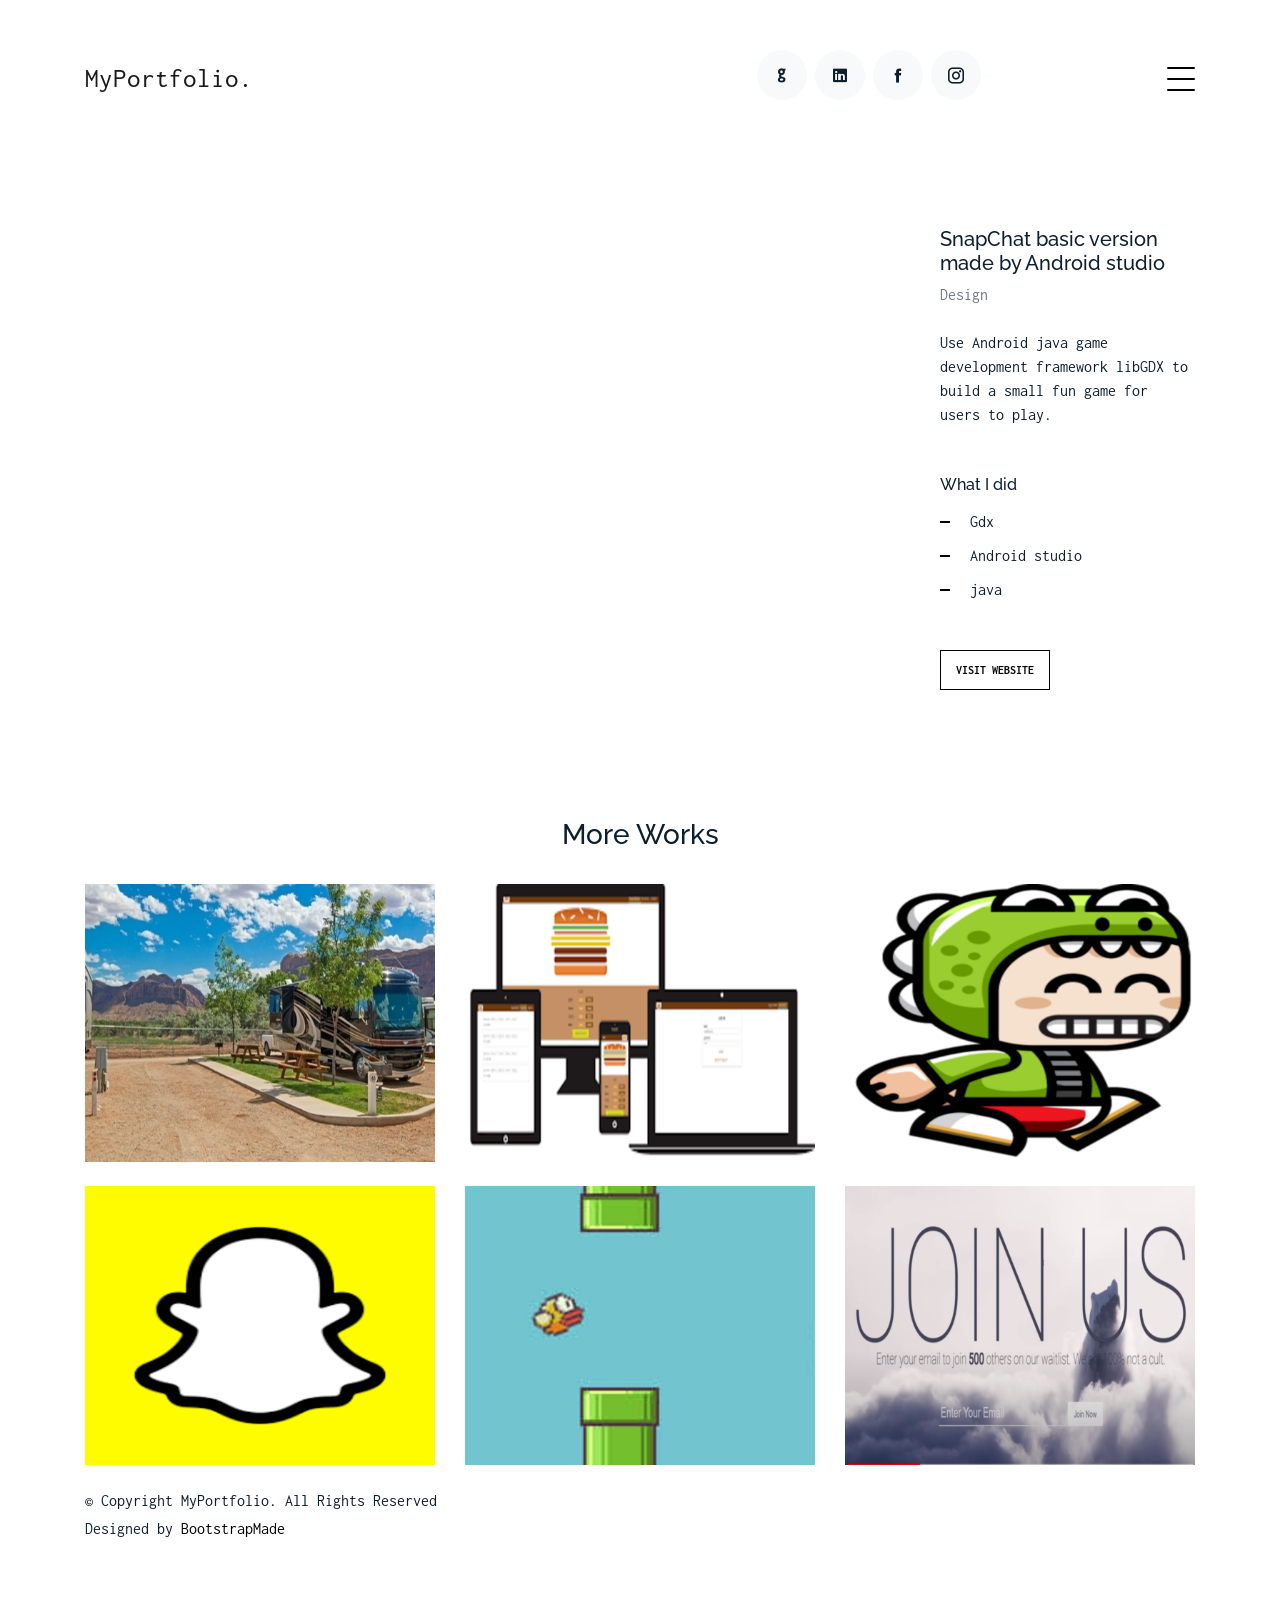
<file: work-flappyBird.html>
<!DOCTYPE html>
<html lang="en">

<head>
  <meta charset="utf-8">
  <title>Portfolio Item</title>
  <meta content="width=device-width, initial-scale=1.0" name="viewport">
  <meta content="" name="keywords">
  <meta content="" name="description">

  <!-- Favicons -->
  <link href="img/favicon.png" rel="icon">
  <link href="img/apple-touch-icon.png" rel="apple-touch-icon">

  <!-- Google Fonts -->
  <link href="https://fonts.googleapis.com/css?family=Inconsolata:400,700|Raleway:400,700&display=swap"
    rel="stylesheet">

  <!-- Bootstrap CSS File -->
  <link href="vendor/bootstrap/css/bootstrap.min.css" rel="stylesheet">

  <!-- Vendor CSS Files -->
  <link href="vendor/icofont/icofont.min.css" rel="stylesheet">
  <link href="vendor/line-awesome/css/line-awesome.min.css" rel="stylesheet">
  <link href="vendor/aos/aos.css" rel="stylesheet">
  <link href="vendor/owlcarousel/assets/owl.carousel.min.css" rel="stylesheet">

  <!-- Template Main CSS File -->
  <link href="css/style.css" rel="stylesheet">

  <!-- =======================================================
    Template Name: MyPortfolio
    Template URL: https://bootstrapmade.com/myportfolio-bootstrap-portfolio-website-template/
    Author: BootstrapMade.com
    Author URL: https://bootstrapmade.com/
  ======================================================= -->
</head>

<body>


  <div class="collapse navbar-collapse custom-navmenu" id="main-navbar">
    <div class="container py-2 py-md-5">
      <div class="row align-items-start">
        <div class="col-md-2">
          <ul class="custom-menu">
            <li class="active"><a href="index.html">Home</a></li>
            <li><a href="about.html">About Me</a></li>
            <li><a href="services.html">Services</a></li>
            <li><a href="works.html">Works</a></li>
            <li><a href="contact.html">Contact</a></li>
          </ul>
        </div>
        <div class="col-md-6 d-none d-md-block  mr-auto">
          <div class="tweet d-flex">
            <span class="icofont-twitter text-white mt-2 mr-3"></span>
            <div>
              <p><em>Stay foolish, stay hungry.<br> <a href="https://twitter.com/Qinzhan17367369" target="_blank">@Qinzhan17367369</a></em></p>
			</div>
			<span class="icofont-twitter text-white mt-2 mr-3"></span>
			<div>
			<p><em>Pudding is the cutest cat in the world.<br> <a href="https://twitter.com/Qinzhan17367369" target="_blank">@Qinzhan17367369</a></em></p>
            </div>
          </div>
        </div>
        <div class="col-md-4 d-none d-md-block">
          <h3>Hire Me</h3>
          <p>Do not hesitate to do that! <br> <a href="http://www.gmail.com/" target="_blank">qin7@ualberta.ca</a></p>
        </div>
      </div>

    </div>
  </div>


  <nav class="navbar navbar-light custom-navbar">
    <div class="container">
      <a class="navbar-brand" href="index.html">MyPortfolio.</a>
	  <div class="col-sm-6 social text-md-right">
          <a href="https://github.com/cathyQinQin" target="_blank"><span class="icofont-github"></span></a>
		  <a href="https://www.linkedin.com/in/zhang-qin-ba02a8133/" target="_blank"><span class="icofont-linkedin"></span></a>
          <a href="https://www.facebook.com/profile.php?id=100009484875807" target="_blank"><span class="icofont-facebook"></span></a>
          <a href="https://www.instagram.com/cassie_qin_qin/" target="_blank"><span class="icofont-instagram"></span></a>         
      </div>
      <a href="#" class="burger" data-toggle="collapse" data-target="#main-navbar">
        <span></span>
      </a>

    </div>
  </nav>



  <main id="main">
      <div class="site-section pb-0">
        <div class="container">
          <div class="row align-items-stretch">
            <div class="col-md-8" data-aos="fade-up">
              <iframe width="560" height="315" src="https://www.youtube.com/embed/5yWtZfDEHrw" frameborder="0" allow="accelerometer; autoplay; encrypted-media; gyroscope; picture-in-picture" allowfullscreen></iframe>
            </div>
            <div class="col-md-3 ml-auto" data-aos="fade-up" data-aos-delay="100">
              <div class="sticky-content">
                <h3 class="h3">SnapChat basic version made by Android studio </h3>
                <p class="mb-4"><span class="text-muted">Design</span></p>

                <div class="mb-5">
                  <p>Use Android java game development framework libGDX to build a small fun game for users to play.</p>
                </div>
                <h4 class="h4 mb-3">What I did</h4>
                <ul class="list-unstyled list-line mb-5">
                  <li>Gdx</li>
                  <li>Android studio</li>
                  <li>java</li>
                </ul>

                <p><a href="https://github.com/cathyQinQin/FlappyBirdAndroid" target="_blank" class="readmore">Visit Website</a></p>
              </div>
            </div>
          </div>
        </div>
      </div>


      <div class="site-section pb-0">
        <div class="container">
          <div class="row justify-content-center text-center mb-4">
            <div class="col-5">
              <h3 class="h3 heading">More Works</h3>
            </div>
          </div>

          <div id="portfolio-grid" class="row no-gutter" data-aos="fade-up" data-aos-delay="200">
            <div class="item web col-sm-6 col-md-4 col-lg-4 mb-4">
              <a href="work-single.html" class="item-wrap fancybox">
                <div class="work-info">
                  <h3>YelpCamp</h3>
                  <span>javascript</span>
                </div>
                <img class="img-fluid" src="img/img_1.jpg">
              </a>
            </div>
            <div class="item web col-sm-6 col-md-4 col-lg-4 mb-4">
              <a href="work-burger.html" class="item-wrap fancybox">
                <div class="work-info">
                  <h3>OrderBurger</h3>
                  <span>Rect</span>
                </div>
                <img class="img-fluid" src="img/burger.png">
              </a>
            </div>
            <div class="item android-game col-sm-6 col-md-4 col-lg-4 mb-4">
              <a href="work-coinMan.html" class="item-wrap fancybox">
                <div class="work-info">
                  <h3>CoinManGame</h3>
                  <span>Java</span>
                </div>
                <img class="img-fluid" src="img/coin-man.png">
              </a>
            </div>
            <div class="item android col-sm-6 col-md-4 col-lg-4 mb-4">
              <a href="work-snapChat.html" class="item-wrap fancybox">
                <div class="work-info">
                  <h3>SnapChat Clone</h3>
                  <span>Kotlin</span>
                </div>
                <img class="img-fluid" src="img/snapchat.png">
              </a>
            </div>
            <div class="item android-game col-sm-6 col-md-4 col-lg-4 mb-4">
              <a href="work-flappyBird.html" class="item-wrap fancybox">
                <div class="work-info">
                  <h3>FlappyBirdClone</h3>
                  <span>java</span>
                </div>
                <img class="img-fluid" src="img/flappybird.jpg">
              </a>
            </div>
            <div class="item database col-sm-6 col-md-4 col-lg-4 mb-4">
              <a href="work-joinUs.html" class="item-wrap fancybox">
                <div class="work-info">
                  <h3>Database MYSQL</h3>
                  <span>MYSQL WEB</span>
                </div>
                <img class="img-fluid" src="img/join_us.png">
              </a>
            </div>
          </div>
        </div>
      </div>
  </main>
  
  <footer class="footer" role="contentinfo">
    <div class="container">
      <div class="row">
        <div class="col-sm-6">
          <p class="mb-1">&copy; Copyright MyPortfolio. All Rights Reserved</p>
          <div class="credits">
            <!--
              All the links in the footer should remain intact.
              You can delete the links only if you purchased the pro version.
              Licensing information: https://bootstrapmade.com/license/
              Purchase the pro version with working PHP/AJAX contact form: https://bootstrapmade.com/buy/?theme=MyPortfolio
            -->
            Designed by <a href="https://bootstrapmade.com/">BootstrapMade</a>
          </div>
        </div>
      </div>
    </div>
  </footer>

  <!-- Vendor JS Files -->
  <script src="vendor/jquery/jquery.min.js"></script>
  <script src="vendor/jquery/jquery-migrate.min.js"></script>
  <script src="vendor/bootstrap/js/bootstrap.min.js"></script>
  <script src="vendor/easing/easing.min.js"></script>
  <script src="vendor/php-email-form/validate.js"></script>
  <script src="vendor/isotope/isotope.pkgd.min.js"></script>
  <script src="vendor/aos/aos.js"></script>
  <script src="vendor/owlcarousel/owl.carousel.min.js"></script>

  <!-- Template Main JS File -->
  <script src="js/main.js"></script>

</body>

</html>
</file>
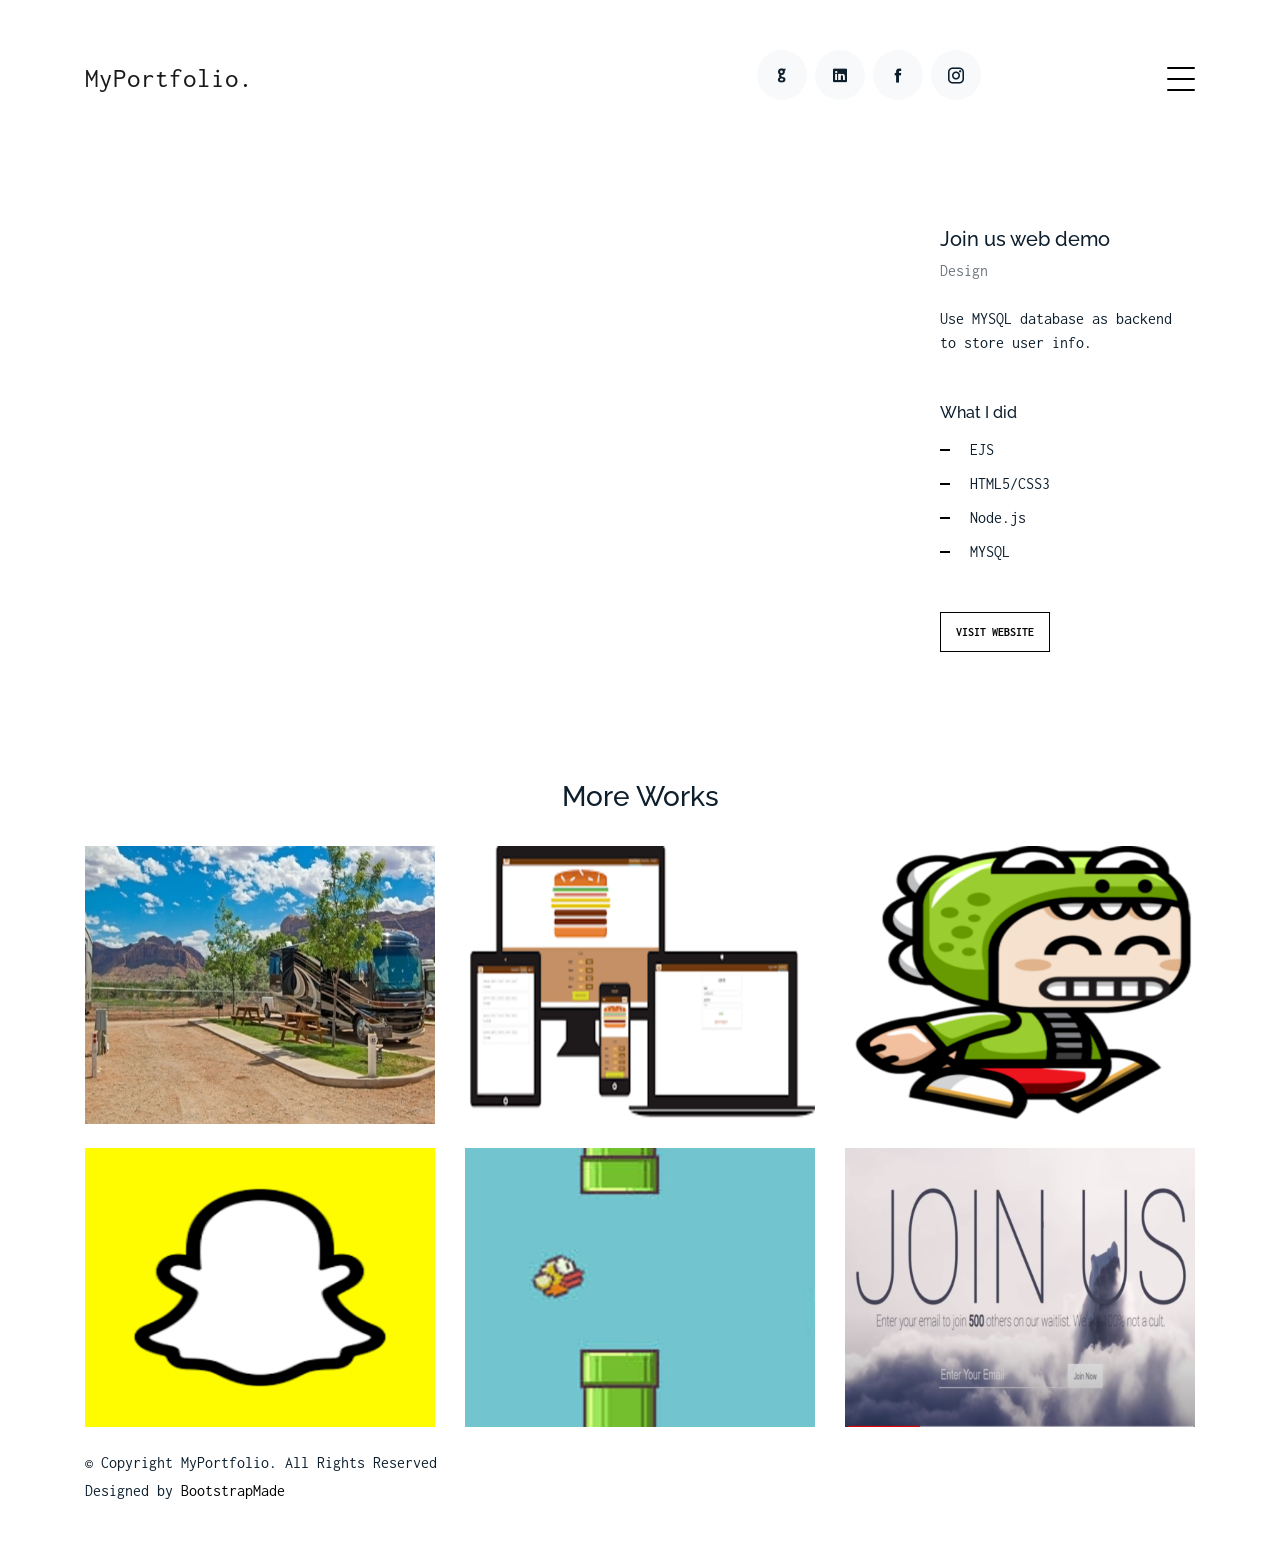
<file: work-joinUs.html>
<!DOCTYPE html>
<html lang="en">

<head>
  <meta charset="utf-8">
  <title>Portfolio Item</title>
  <meta content="width=device-width, initial-scale=1.0" name="viewport">
  <meta content="" name="keywords">
  <meta content="" name="description">

  <!-- Favicons -->
  <link href="img/favicon.png" rel="icon">
  <link href="img/apple-touch-icon.png" rel="apple-touch-icon">

  <!-- Google Fonts -->
  <link href="https://fonts.googleapis.com/css?family=Inconsolata:400,700|Raleway:400,700&display=swap"
    rel="stylesheet">

  <!-- Bootstrap CSS File -->
  <link href="vendor/bootstrap/css/bootstrap.min.css" rel="stylesheet">

  <!-- Vendor CSS Files -->
  <link href="vendor/icofont/icofont.min.css" rel="stylesheet">
  <link href="vendor/line-awesome/css/line-awesome.min.css" rel="stylesheet">
  <link href="vendor/aos/aos.css" rel="stylesheet">
  <link href="vendor/owlcarousel/assets/owl.carousel.min.css" rel="stylesheet">

  <!-- Template Main CSS File -->
  <link href="css/style.css" rel="stylesheet">

  <!-- =======================================================
    Template Name: MyPortfolio
    Template URL: https://bootstrapmade.com/myportfolio-bootstrap-portfolio-website-template/
    Author: BootstrapMade.com
    Author URL: https://bootstrapmade.com/
  ======================================================= -->
</head>

<body>


  <div class="collapse navbar-collapse custom-navmenu" id="main-navbar">
    <div class="container py-2 py-md-5">
      <div class="row align-items-start">
        <div class="col-md-2">
          <ul class="custom-menu">
            <li class="active"><a href="index.html">Home</a></li>
            <li><a href="about.html">About Me</a></li>
            <li><a href="services.html">Services</a></li>
            <li><a href="works.html">Works</a></li>
            <li><a href="contact.html">Contact</a></li>
          </ul>
        </div>
        <div class="col-md-6 d-none d-md-block  mr-auto">
          <div class="tweet d-flex">
            <span class="icofont-twitter text-white mt-2 mr-3"></span>
            <div>
              <p><em>Stay foolish, stay hungry.<br> <a href="https://twitter.com/Qinzhan17367369" target="_blank">@Qinzhan17367369</a></em></p>
			</div>
			<span class="icofont-twitter text-white mt-2 mr-3"></span>
			<div>
			<p><em>Pudding is the cutest cat in the world.<br> <a href="https://twitter.com/Qinzhan17367369" target="_blank">@Qinzhan17367369</a></em></p>
            </div>
          </div>
        </div>
        <div class="col-md-4 d-none d-md-block">
          <h3>Hire Me</h3>
          <p>Do not hesitate to do that! <br> <a href="http://www.gmail.com/" target="_blank">qin7@ualberta.ca</a></p>
        </div>
      </div>

    </div>
  </div>


  <nav class="navbar navbar-light custom-navbar">
    <div class="container">
      <a class="navbar-brand" href="index.html">MyPortfolio.</a>
	  <div class="col-sm-6 social text-md-right">
          <a href="https://github.com/cathyQinQin" target="_blank"><span class="icofont-github"></span></a>
		  <a href="https://www.linkedin.com/in/zhang-qin-ba02a8133/" target="_blank"><span class="icofont-linkedin"></span></a>
          <a href="https://www.facebook.com/profile.php?id=100009484875807" target="_blank"><span class="icofont-facebook"></span></a>
          <a href="https://www.instagram.com/cassie_qin_qin/" target="_blank"><span class="icofont-instagram"></span></a>         
      </div>
      <a href="#" class="burger" data-toggle="collapse" data-target="#main-navbar">
        <span></span>
      </a>

    </div>
  </nav>



  <main id="main">
      <div class="site-section pb-0">
        <div class="container">
          <div class="row align-items-stretch">
            <div class="col-md-8" data-aos="fade-up">
              <iframe width="560" height="315" src="https://www.youtube.com/embed/K5uqtISdak0" frameborder="0" allow="accelerometer; autoplay; encrypted-media; gyroscope; picture-in-picture" allowfullscreen></iframe>
            </div>
            <div class="col-md-3 ml-auto" data-aos="fade-up" data-aos-delay="100">
              <div class="sticky-content">
                <h3 class="h3">Join us web demo</h3>
                <p class="mb-4"><span class="text-muted">Design</span></p>

                <div class="mb-5">
                  <p>Use MYSQL database as backend to store user info.</p>
                </div>
                <h4 class="h4 mb-3">What I did</h4>
                <ul class="list-unstyled list-line mb-5">
                  <li>EJS</li>
                  <li>HTML5/CSS3</li>
                  <li>Node.js</li>
                  <li>MYSQL</li>
                </ul>

                <p><a href="https://github.com/cathyQinQin/join-us-mysql" target="_blank" class="readmore">Visit Website</a></p>
              </div>
            </div>
          </div>
        </div>
      </div>


      <div class="site-section pb-0">
        <div class="container">
          <div class="row justify-content-center text-center mb-4">
            <div class="col-5">
              <h3 class="h3 heading">More Works</h3>
            </div>
          </div>

          <div id="portfolio-grid" class="row no-gutter" data-aos="fade-up" data-aos-delay="200">
            <div class="item web col-sm-6 col-md-4 col-lg-4 mb-4">
              <a href="work-single.html" class="item-wrap fancybox">
                <div class="work-info">
                  <h3>YelpCamp</h3>
                  <span>javascript</span>
                </div>
                <img class="img-fluid" src="img/img_1.jpg">
              </a>
            </div>
            <div class="item web col-sm-6 col-md-4 col-lg-4 mb-4">
              <a href="work-burger.html" class="item-wrap fancybox">
                <div class="work-info">
                  <h3>OrderBurger</h3>
                  <span>Rect</span>
                </div>
                <img class="img-fluid" src="img/burger.png">
              </a>
            </div>
            <div class="item android-game col-sm-6 col-md-4 col-lg-4 mb-4">
              <a href="work-coinMan.html" class="item-wrap fancybox">
                <div class="work-info">
                  <h3>CoinManGame</h3>
                  <span>Java</span>
                </div>
                <img class="img-fluid" src="img/coin-man.png">
              </a>
            </div>
            <div class="item android col-sm-6 col-md-4 col-lg-4 mb-4">
              <a href="work-snapChat.html" class="item-wrap fancybox">
                <div class="work-info">
                  <h3>SnapChat Clone</h3>
                  <span>Kotlin</span>
                </div>
                <img class="img-fluid" src="img/snapchat.png">
              </a>
            </div>
            <div class="item android-game col-sm-6 col-md-4 col-lg-4 mb-4">
              <a href="work-flappyBird.html" class="item-wrap fancybox">
                <div class="work-info">
                  <h3>FlappyBirdClone</h3>
                  <span>java</span>
                </div>
                <img class="img-fluid" src="img/flappybird.jpg">
              </a>
            </div>
            <div class="item database col-sm-6 col-md-4 col-lg-4 mb-4">
              <a href="work-joinUs.html" class="item-wrap fancybox">
                <div class="work-info">
                  <h3>Database MYSQL</h3>
                  <span>MYSQL WEB</span>
                </div>
                <img class="img-fluid" src="img/join_us.png">
              </a>
            </div>
          </div>
        </div>
      </div>
  </main>
  
  <footer class="footer" role="contentinfo">
    <div class="container">
      <div class="row">
        <div class="col-sm-6">
          <p class="mb-1">&copy; Copyright MyPortfolio. All Rights Reserved</p>
          <div class="credits">
            <!--
              All the links in the footer should remain intact.
              You can delete the links only if you purchased the pro version.
              Licensing information: https://bootstrapmade.com/license/
              Purchase the pro version with working PHP/AJAX contact form: https://bootstrapmade.com/buy/?theme=MyPortfolio
            -->
            Designed by <a href="https://bootstrapmade.com/">BootstrapMade</a>
          </div>
        </div>
      </div>
    </div>
  </footer>

  <!-- Vendor JS Files -->
  <script src="vendor/jquery/jquery.min.js"></script>
  <script src="vendor/jquery/jquery-migrate.min.js"></script>
  <script src="vendor/bootstrap/js/bootstrap.min.js"></script>
  <script src="vendor/easing/easing.min.js"></script>
  <script src="vendor/php-email-form/validate.js"></script>
  <script src="vendor/isotope/isotope.pkgd.min.js"></script>
  <script src="vendor/aos/aos.js"></script>
  <script src="vendor/owlcarousel/owl.carousel.min.js"></script>

  <!-- Template Main JS File -->
  <script src="js/main.js"></script>

</body>

</html>
</file>
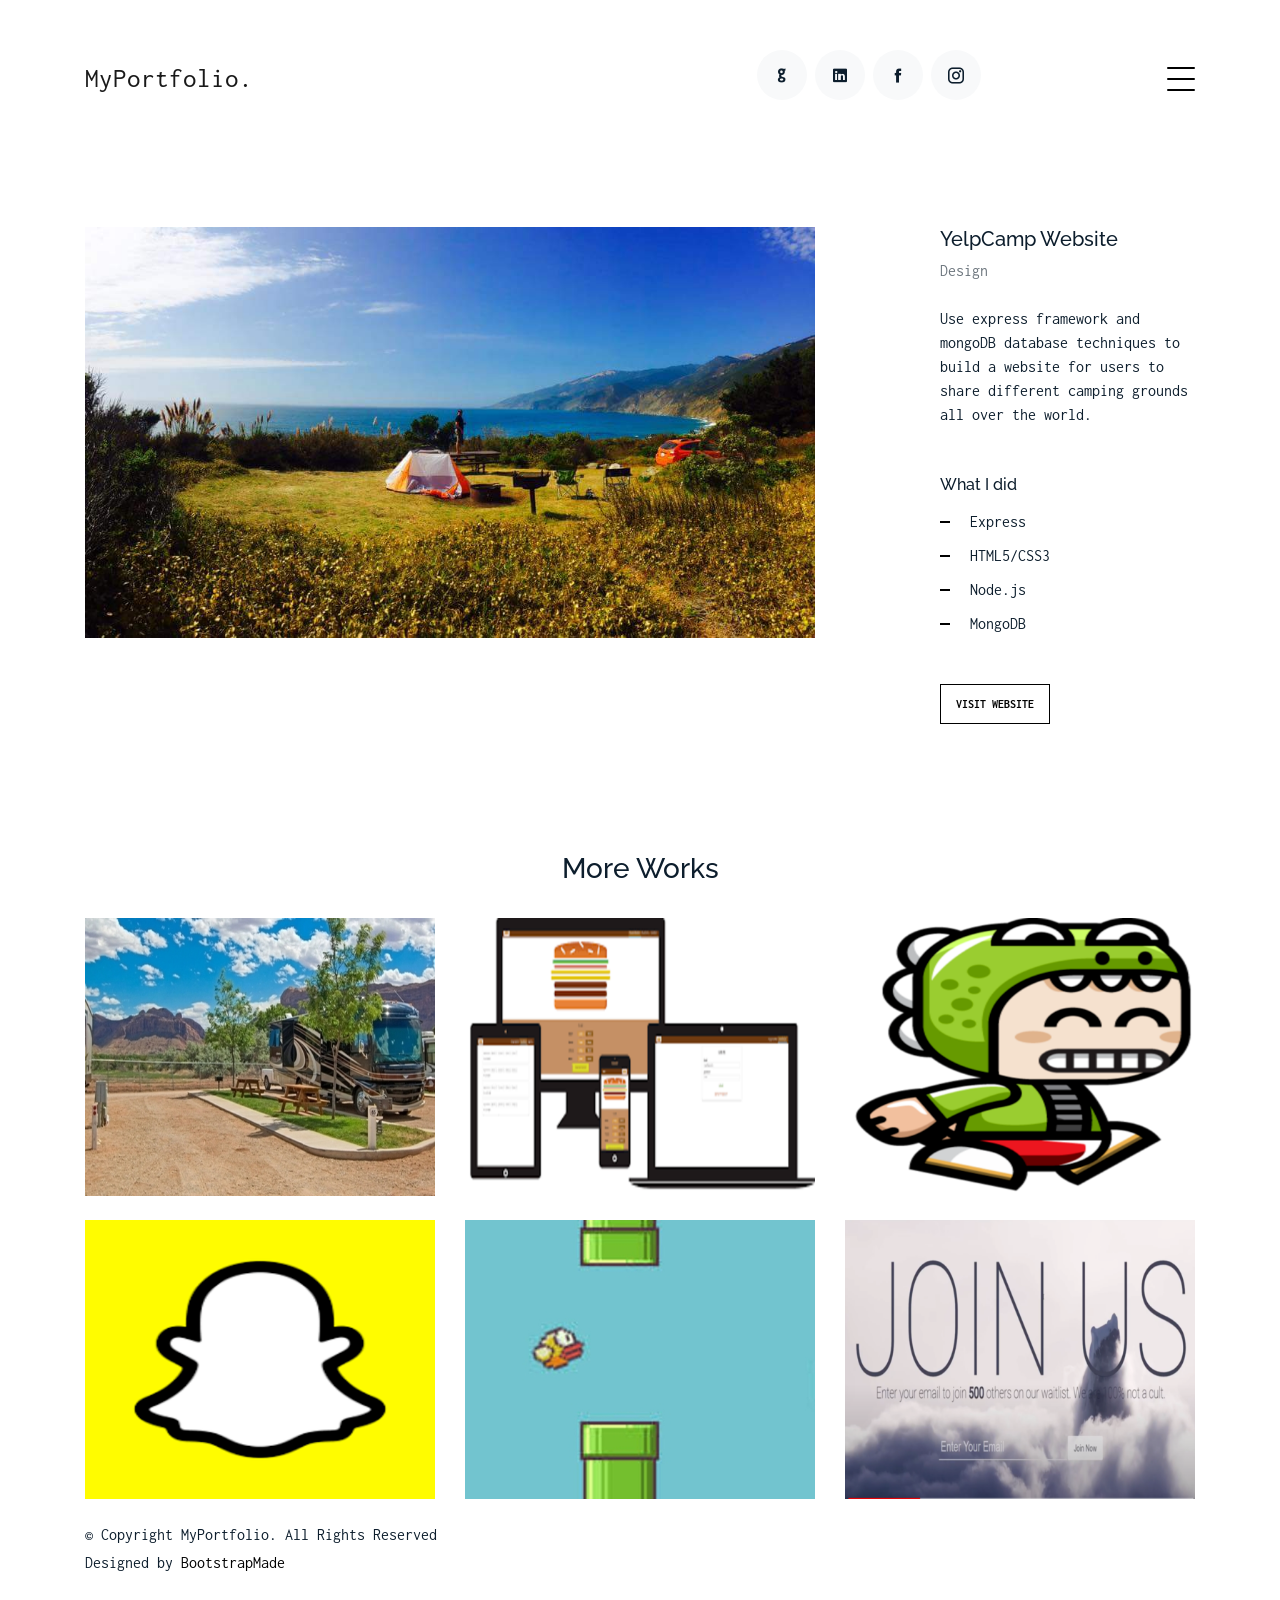
<file: work-single.html>
<!DOCTYPE html>
<html lang="en">

<head>
  <meta charset="utf-8">
  <title>Portfolio Item</title>
  <meta content="width=device-width, initial-scale=1.0" name="viewport">
  <meta content="" name="keywords">
  <meta content="" name="description">

  <!-- Favicons -->
  <link href="img/favicon.png" rel="icon">
  <link href="img/apple-touch-icon.png" rel="apple-touch-icon">

  <!-- Google Fonts -->
  <link href="https://fonts.googleapis.com/css?family=Inconsolata:400,700|Raleway:400,700&display=swap"
    rel="stylesheet">

  <!-- Bootstrap CSS File -->
  <link href="vendor/bootstrap/css/bootstrap.min.css" rel="stylesheet">

  <!-- Vendor CSS Files -->
  <link href="vendor/icofont/icofont.min.css" rel="stylesheet">
  <link href="vendor/line-awesome/css/line-awesome.min.css" rel="stylesheet">
  <link href="vendor/aos/aos.css" rel="stylesheet">
  <link href="vendor/owlcarousel/assets/owl.carousel.min.css" rel="stylesheet">

  <!-- Template Main CSS File -->
  <link href="css/style.css" rel="stylesheet">

  <!-- =======================================================
    Template Name: MyPortfolio
    Template URL: https://bootstrapmade.com/myportfolio-bootstrap-portfolio-website-template/
    Author: BootstrapMade.com
    Author URL: https://bootstrapmade.com/
  ======================================================= -->
</head>

<body>


  <div class="collapse navbar-collapse custom-navmenu" id="main-navbar">
    <div class="container py-2 py-md-5">
      <div class="row align-items-start">
        <div class="col-md-2">
          <ul class="custom-menu">
            <li class="active"><a href="index.html">Home</a></li>
            <li><a href="about.html">About Me</a></li>
            <li><a href="services.html">Services</a></li>
            <li><a href="works.html">Works</a></li>
            <li><a href="contact.html">Contact</a></li>
          </ul>
        </div>
        <div class="col-md-6 d-none d-md-block  mr-auto">
          <div class="tweet d-flex">
            <span class="icofont-twitter text-white mt-2 mr-3"></span>
            <div>
              <p><em>Stay foolish, stay hungry.<br> <a href="https://twitter.com/Qinzhan17367369" target="_blank">@Qinzhan17367369</a></em></p>
			</div>
			<span class="icofont-twitter text-white mt-2 mr-3"></span>
			<div>
			<p><em>Pudding is the cutest cat in the world.<br> <a href="https://twitter.com/Qinzhan17367369" target="_blank">@Qinzhan17367369</a></em></p>
            </div>
          </div>
        </div>
        <div class="col-md-4 d-none d-md-block">
          <h3>Hire Me</h3>
          <p>Do not hesitate to do that! <br> <a href="http://www.gmail.com/" target="_blank">qin7@ualberta.ca</a></p>
        </div>
      </div>

    </div>
  </div>


  <nav class="navbar navbar-light custom-navbar">
    <div class="container">
      <a class="navbar-brand" href="index.html">MyPortfolio.</a>
	  <div class="col-sm-6 social text-md-right">
          <a href="https://github.com/cathyQinQin" target="_blank"><span class="icofont-github"></span></a>
		  <a href="https://www.linkedin.com/in/zhang-qin-ba02a8133/" target="_blank"><span class="icofont-linkedin"></span></a>
          <a href="https://www.facebook.com/profile.php?id=100009484875807" target="_blank"><span class="icofont-facebook"></span></a>
          <a href="https://www.instagram.com/cassie_qin_qin/" target="_blank"><span class="icofont-instagram"></span></a>         
      </div>
      <a href="#" class="burger" data-toggle="collapse" data-target="#main-navbar">
        <span></span>
      </a>

    </div>
  </nav>



  <main id="main">
      <div class="site-section pb-0">
        <div class="container">
          <div class="row align-items-stretch">
            <div class="col-md-8" data-aos="fade-up">
              <img src="img/img_1_big.jpg" alt="Image" class="img-fluid">
            </div>
            <div class="col-md-3 ml-auto" data-aos="fade-up" data-aos-delay="100">
              <div class="sticky-content">
                <h3 class="h3">YelpCamp Website</h3>
                <p class="mb-4"><span class="text-muted">Design</span></p>

                <div class="mb-5">
                  <p>Use express framework and mongoDB database techniques to build a website for users to share different camping grounds all over the world.</p>
                </div>


                <h4 class="h4 mb-3">What I did</h4>
                <ul class="list-unstyled list-line mb-5">
                  <li>Express</li>
                  <li>HTML5/CSS3</li>
                  <li>Node.js</li>
                  <li>MongoDB</li>
                </ul>

                <p><a href="https://ancient-ocean-11467.herokuapp.com" target="_blank" class="readmore">Visit Website</a></p>
              </div>
            </div>
          </div>
        </div>
      </div>


      <div class="site-section pb-0">
        <div class="container">
          <div class="row justify-content-center text-center mb-4">
            <div class="col-5">
              <h3 class="h3 heading">More Works</h3>
            </div>
          </div>

          <div id="portfolio-grid" class="row no-gutter" data-aos="fade-up" data-aos-delay="200">
            <div class="item web col-sm-6 col-md-4 col-lg-4 mb-4">
              <a href="work-single.html" class="item-wrap fancybox">
                <div class="work-info">
                  <h3>YelpCamp</h3>
                  <span>javascript</span>
                </div>
                <img class="img-fluid" src="img/img_1.jpg">
              </a>
            </div>
            <div class="item web col-sm-6 col-md-4 col-lg-4 mb-4">
              <a href="work-burger.html" class="item-wrap fancybox">
                <div class="work-info">
                  <h3>OrderBurger</h3>
                  <span>Rect</span>
                </div>
                <img class="img-fluid" src="img/burger.png">
              </a>
            </div>
            <div class="item android-game col-sm-6 col-md-4 col-lg-4 mb-4">
              <a href="work-coinMan.html" class="item-wrap fancybox">
                <div class="work-info">
                  <h3>CoinManGame</h3>
                  <span>Java</span>
                </div>
                <img class="img-fluid" src="img/coin-man.png">
              </a>
            </div>
            <div class="item android col-sm-6 col-md-4 col-lg-4 mb-4">
              <a href="work-snapChat.html" class="item-wrap fancybox">
                <div class="work-info">
                  <h3>SnapChat Clone</h3>
                  <span>Kotlin</span>
                </div>
                <img class="img-fluid" src="img/snapchat.png">
              </a>
            </div>
            <div class="item android-game col-sm-6 col-md-4 col-lg-4 mb-4">
              <a href="work-flappyBird.html" class="item-wrap fancybox">
                <div class="work-info">
                  <h3>FlappyBirdClone</h3>
                  <span>java</span>
                </div>
                <img class="img-fluid" src="img/flappybird.jpg">
              </a>
            </div>
            <div class="item database col-sm-6 col-md-4 col-lg-4 mb-4">
              <a href="work-joinUs.html" class="item-wrap fancybox">
                <div class="work-info">
                  <h3>Database MYSQL</h3>
                  <span>MYSQL WEB</span>
                </div>
                <img class="img-fluid" src="img/join_us.png">
              </a>
            </div>
          </div>
        </div>
      </div>
  </main>
  
  <footer class="footer" role="contentinfo">
    <div class="container">
      <div class="row">
        <div class="col-sm-6">
          <p class="mb-1">&copy; Copyright MyPortfolio. All Rights Reserved</p>
          <div class="credits">
            <!--
              All the links in the footer should remain intact.
              You can delete the links only if you purchased the pro version.
              Licensing information: https://bootstrapmade.com/license/
              Purchase the pro version with working PHP/AJAX contact form: https://bootstrapmade.com/buy/?theme=MyPortfolio
            -->
            Designed by <a href="https://bootstrapmade.com/">BootstrapMade</a>
          </div>
        </div>
      </div>
    </div>
  </footer>

  <!-- Vendor JS Files -->
  <script src="vendor/jquery/jquery.min.js"></script>
  <script src="vendor/jquery/jquery-migrate.min.js"></script>
  <script src="vendor/bootstrap/js/bootstrap.min.js"></script>
  <script src="vendor/easing/easing.min.js"></script>
  <script src="vendor/php-email-form/validate.js"></script>
  <script src="vendor/isotope/isotope.pkgd.min.js"></script>
  <script src="vendor/aos/aos.js"></script>
  <script src="vendor/owlcarousel/owl.carousel.min.js"></script>

  <!-- Template Main JS File -->
  <script src="js/main.js"></script>

</body>

</html>
</file>
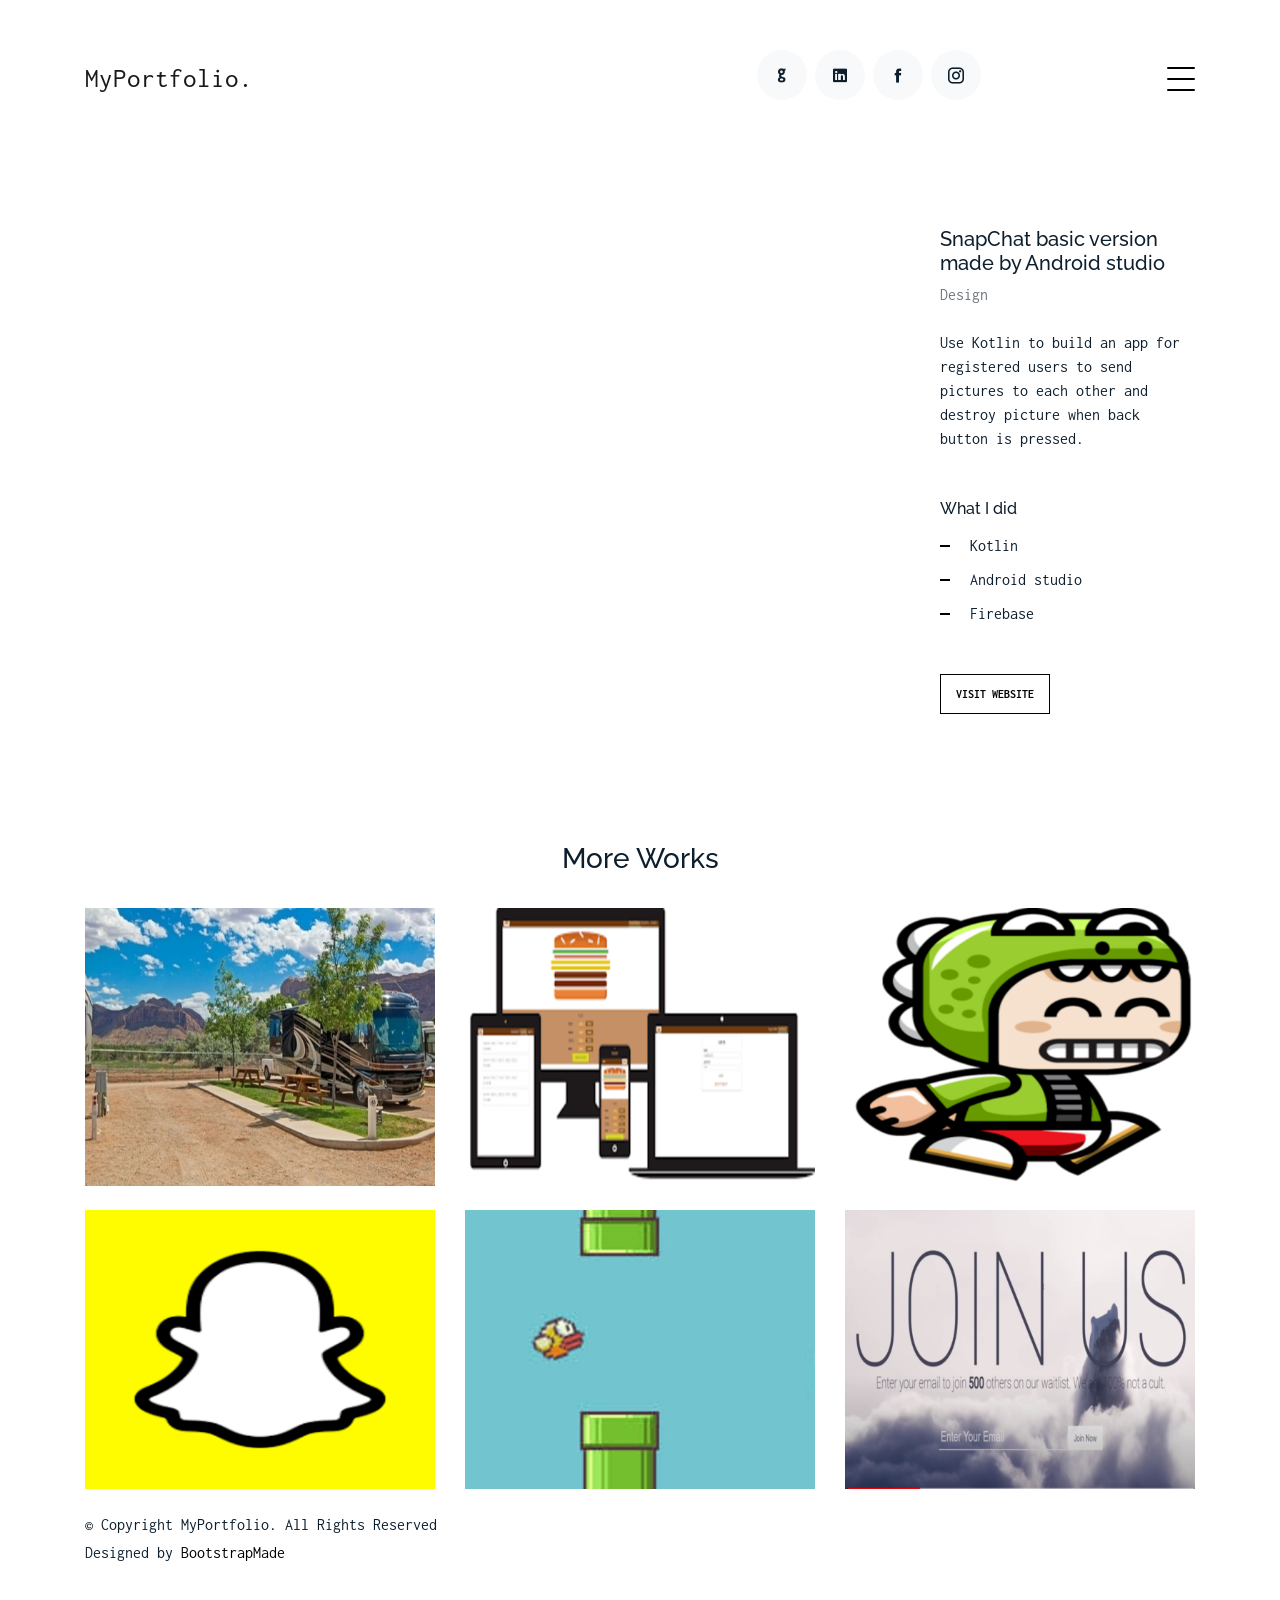
<file: work-snapChat.html>
<!DOCTYPE html>
<html lang="en">

<head>
  <meta charset="utf-8">
  <title>Portfolio Item</title>
  <meta content="width=device-width, initial-scale=1.0" name="viewport">
  <meta content="" name="keywords">
  <meta content="" name="description">

  <!-- Favicons -->
  <link href="img/favicon.png" rel="icon">
  <link href="img/apple-touch-icon.png" rel="apple-touch-icon">

  <!-- Google Fonts -->
  <link href="https://fonts.googleapis.com/css?family=Inconsolata:400,700|Raleway:400,700&display=swap"
    rel="stylesheet">

  <!-- Bootstrap CSS File -->
  <link href="vendor/bootstrap/css/bootstrap.min.css" rel="stylesheet">

  <!-- Vendor CSS Files -->
  <link href="vendor/icofont/icofont.min.css" rel="stylesheet">
  <link href="vendor/line-awesome/css/line-awesome.min.css" rel="stylesheet">
  <link href="vendor/aos/aos.css" rel="stylesheet">
  <link href="vendor/owlcarousel/assets/owl.carousel.min.css" rel="stylesheet">

  <!-- Template Main CSS File -->
  <link href="css/style.css" rel="stylesheet">

  <!-- =======================================================
    Template Name: MyPortfolio
    Template URL: https://bootstrapmade.com/myportfolio-bootstrap-portfolio-website-template/
    Author: BootstrapMade.com
    Author URL: https://bootstrapmade.com/
  ======================================================= -->
</head>

<body>


  <div class="collapse navbar-collapse custom-navmenu" id="main-navbar">
    <div class="container py-2 py-md-5">
      <div class="row align-items-start">
        <div class="col-md-2">
          <ul class="custom-menu">
            <li class="active"><a href="index.html">Home</a></li>
            <li><a href="about.html">About Me</a></li>
            <li><a href="services.html">Services</a></li>
            <li><a href="works.html">Works</a></li>
            <li><a href="contact.html">Contact</a></li>
          </ul>
        </div>
        <div class="col-md-6 d-none d-md-block  mr-auto">
          <div class="tweet d-flex">
            <span class="icofont-twitter text-white mt-2 mr-3"></span>
            <div>
              <p><em>Stay foolish, stay hungry.<br> <a href="https://twitter.com/Qinzhan17367369" target="_blank">@Qinzhan17367369</a></em></p>
			</div>
			<span class="icofont-twitter text-white mt-2 mr-3"></span>
			<div>
			<p><em>Pudding is the cutest cat in the world.<br> <a href="https://twitter.com/Qinzhan17367369" target="_blank">@Qinzhan17367369</a></em></p>
            </div>
          </div>
        </div>
        <div class="col-md-4 d-none d-md-block">
          <h3>Hire Me</h3>
          <p>Do not hesitate to do that! <br> <a href="http://www.gmail.com/" target="_blank">qin7@ualberta.ca</a></p>
        </div>
      </div>

    </div>
  </div>


  <nav class="navbar navbar-light custom-navbar">
    <div class="container">
      <a class="navbar-brand" href="index.html">MyPortfolio.</a>
	  <div class="col-sm-6 social text-md-right">
          <a href="https://github.com/cathyQinQin" target="_blank"><span class="icofont-github"></span></a>
		  <a href="https://www.linkedin.com/in/zhang-qin-ba02a8133/" target="_blank"><span class="icofont-linkedin"></span></a>
          <a href="https://www.facebook.com/profile.php?id=100009484875807" target="_blank"><span class="icofont-facebook"></span></a>
          <a href="https://www.instagram.com/cassie_qin_qin/" target="_blank"><span class="icofont-instagram"></span></a>         
      </div>
      <a href="#" class="burger" data-toggle="collapse" data-target="#main-navbar">
        <span></span>
      </a>

    </div>
  </nav>



  <main id="main">
      <div class="site-section pb-0">
        <div class="container">
          <div class="row align-items-stretch">
            <div class="col-md-8" data-aos="fade-up">
              <iframe width="560" height="315" src="https://www.youtube.com/embed/00dmVIbzbo0" frameborder="0" allow="accelerometer; autoplay; encrypted-media; gyroscope; picture-in-picture" allowfullscreen></iframe>
            </div>
            <div class="col-md-3 ml-auto" data-aos="fade-up" data-aos-delay="100">
              <div class="sticky-content">
                <h3 class="h3">SnapChat basic version made by Android studio </h3>
                <p class="mb-4"><span class="text-muted">Design</span></p>

                <div class="mb-5">
                  <p>Use Kotlin to build an app for registered users to send pictures to each other and destroy picture when back button is pressed.</p>
                </div>
                <h4 class="h4 mb-3">What I did</h4>
                <ul class="list-unstyled list-line mb-5">
                  <li>Kotlin</li>
                  <li>Android studio</li>
                  <li>Firebase</li>
                </ul>

                <p><a href="https://github.com/cathyQinQin/snapChatCloneAndroid" target="_blank" class="readmore">Visit Website</a></p>
              </div>
            </div>
          </div>
        </div>
      </div>


      <div class="site-section pb-0">
        <div class="container">
          <div class="row justify-content-center text-center mb-4">
            <div class="col-5">
              <h3 class="h3 heading">More Works</h3>
            </div>
          </div>

          <div id="portfolio-grid" class="row no-gutter" data-aos="fade-up" data-aos-delay="200">
            <div class="item web col-sm-6 col-md-4 col-lg-4 mb-4">
              <a href="work-single.html" class="item-wrap fancybox">
                <div class="work-info">
                  <h3>YelpCamp</h3>
                  <span>javascript</span>
                </div>
                <img class="img-fluid" src="img/img_1.jpg">
              </a>
            </div>
            <div class="item web col-sm-6 col-md-4 col-lg-4 mb-4">
              <a href="work-burger.html" class="item-wrap fancybox">
                <div class="work-info">
                  <h3>OrderBurger</h3>
                  <span>Rect</span>
                </div>
                <img class="img-fluid" src="img/burger.png">
              </a>
            </div>
            <div class="item android-game col-sm-6 col-md-4 col-lg-4 mb-4">
              <a href="work-coinMan.html" class="item-wrap fancybox">
                <div class="work-info">
                  <h3>CoinManGame</h3>
                  <span>Java</span>
                </div>
                <img class="img-fluid" src="img/coin-man.png">
              </a>
            </div>
            <div class="item android col-sm-6 col-md-4 col-lg-4 mb-4">
              <a href="work-snapChat.html" class="item-wrap fancybox">
                <div class="work-info">
                  <h3>SnapChat Clone</h3>
                  <span>Kotlin</span>
                </div>
                <img class="img-fluid" src="img/snapchat.png">
              </a>
            </div>
            <div class="item android-game col-sm-6 col-md-4 col-lg-4 mb-4">
              <a href="work-flappyBird.html" class="item-wrap fancybox">
                <div class="work-info">
                  <h3>FlappyBirdClone</h3>
                  <span>java</span>
                </div>
                <img class="img-fluid" src="img/flappybird.jpg">
              </a>
            </div>
            <div class="item database col-sm-6 col-md-4 col-lg-4 mb-4">
              <a href="work-joinUs.html" class="item-wrap fancybox">
                <div class="work-info">
                  <h3>Database MYSQL</h3>
                  <span>MYSQL WEB</span>
                </div>
                <img class="img-fluid" src="img/join_us.png">
              </a>
            </div>
          </div>
        </div>
      </div>
  </main>
  
  <footer class="footer" role="contentinfo">
    <div class="container">
      <div class="row">
        <div class="col-sm-6">
          <p class="mb-1">&copy; Copyright MyPortfolio. All Rights Reserved</p>
          <div class="credits">
            <!--
              All the links in the footer should remain intact.
              You can delete the links only if you purchased the pro version.
              Licensing information: https://bootstrapmade.com/license/
              Purchase the pro version with working PHP/AJAX contact form: https://bootstrapmade.com/buy/?theme=MyPortfolio
            -->
            Designed by <a href="https://bootstrapmade.com/">BootstrapMade</a>
          </div>
        </div>
      </div>
    </div>
  </footer>

  <!-- Vendor JS Files -->
  <script src="vendor/jquery/jquery.min.js"></script>
  <script src="vendor/jquery/jquery-migrate.min.js"></script>
  <script src="vendor/bootstrap/js/bootstrap.min.js"></script>
  <script src="vendor/easing/easing.min.js"></script>
  <script src="vendor/php-email-form/validate.js"></script>
  <script src="vendor/isotope/isotope.pkgd.min.js"></script>
  <script src="vendor/aos/aos.js"></script>
  <script src="vendor/owlcarousel/owl.carousel.min.js"></script>

  <!-- Template Main JS File -->
  <script src="js/main.js"></script>

</body>

</html>
</file>
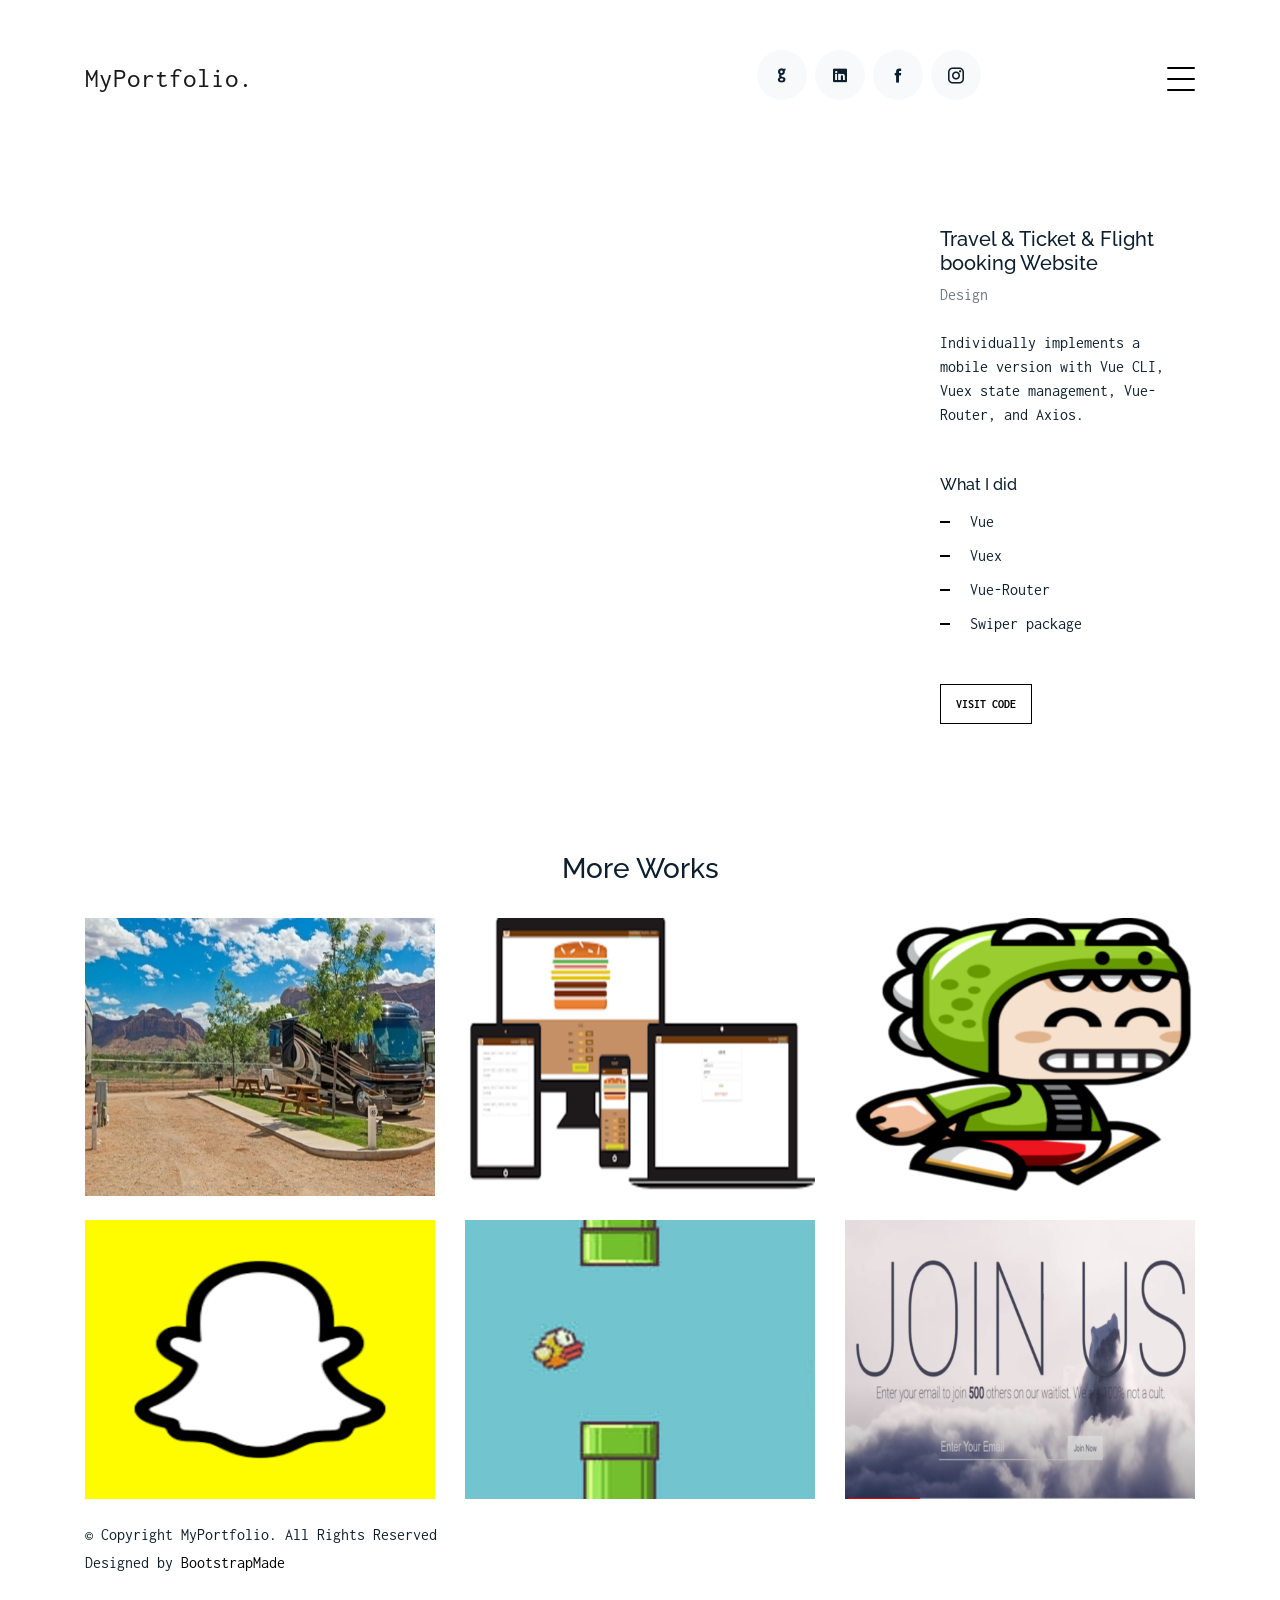
<file: work-travel.html>
<!DOCTYPE html>
<html lang="en">

<head>
  <meta charset="utf-8">
  <title>Portfolio Item</title>
  <meta content="width=device-width, initial-scale=1.0" name="viewport">
  <meta content="" name="keywords">
  <meta content="" name="description">

  <!-- Favicons -->
  <link href="img/favicon.png" rel="icon">
  <link href="img/apple-touch-icon.png" rel="apple-touch-icon">

  <!-- Google Fonts -->
  <link href="https://fonts.googleapis.com/css?family=Inconsolata:400,700|Raleway:400,700&display=swap"
    rel="stylesheet">

  <!-- Bootstrap CSS File -->
  <link href="vendor/bootstrap/css/bootstrap.min.css" rel="stylesheet">

  <!-- Vendor CSS Files -->
  <link href="vendor/icofont/icofont.min.css" rel="stylesheet">
  <link href="vendor/line-awesome/css/line-awesome.min.css" rel="stylesheet">
  <link href="vendor/aos/aos.css" rel="stylesheet">
  <link href="vendor/owlcarousel/assets/owl.carousel.min.css" rel="stylesheet">

  <!-- Template Main CSS File -->
  <link href="css/style.css" rel="stylesheet">

  <!-- =======================================================
    Template Name: MyPortfolio
    Template URL: https://bootstrapmade.com/myportfolio-bootstrap-portfolio-website-template/
    Author: BootstrapMade.com
    Author URL: https://bootstrapmade.com/
  ======================================================= -->
</head>

<body>


  <div class="collapse navbar-collapse custom-navmenu" id="main-navbar">
    <div class="container py-2 py-md-5">
      <div class="row align-items-start">
        <div class="col-md-2">
          <ul class="custom-menu">
            <li class="active"><a href="index.html">Home</a></li>
            <li><a href="about.html">About Me</a></li>
            <li><a href="services.html">Services</a></li>
            <li><a href="works.html">Works</a></li>
            <li><a href="contact.html">Contact</a></li>
          </ul>
        </div>
        <div class="col-md-6 d-none d-md-block  mr-auto">
          <div class="tweet d-flex">
            <span class="icofont-twitter text-white mt-2 mr-3"></span>
            <div>
              <p><em>Stay foolish, stay hungry.<br> <a href="https://twitter.com/Qinzhan17367369" target="_blank">@Qinzhan17367369</a></em></p>
			</div>
			<span class="icofont-twitter text-white mt-2 mr-3"></span>
			<div>
			<p><em>Pudding is the cutest cat in the world.<br> <a href="https://twitter.com/Qinzhan17367369" target="_blank">@Qinzhan17367369</a></em></p>
            </div>
          </div>
        </div>
        <div class="col-md-4 d-none d-md-block">
          <h3>Hire Me</h3>
          <p>Do not hesitate to do that! <br> <a href="http://www.gmail.com/" target="_blank">qin7@ualberta.ca</a></p>
        </div>
      </div>

    </div>
  </div>


  <nav class="navbar navbar-light custom-navbar">
    <div class="container">
      <a class="navbar-brand" href="index.html">MyPortfolio.</a>
	  <div class="col-sm-6 social text-md-right">
          <a href="https://github.com/cathyQinQin" target="_blank"><span class="icofont-github"></span></a>
		  <a href="https://www.linkedin.com/in/zhang-qin-ba02a8133/" target="_blank"><span class="icofont-linkedin"></span></a>
          <a href="https://www.facebook.com/profile.php?id=100009484875807" target="_blank"><span class="icofont-facebook"></span></a>
          <a href="https://www.instagram.com/cassie_qin_qin/" target="_blank"><span class="icofont-instagram"></span></a>         
      </div>
      <a href="#" class="burger" data-toggle="collapse" data-target="#main-navbar">
        <span></span>
      </a>

    </div>
  </nav>



  <main id="main">
      <div class="site-section pb-0">
        <div class="container">
          <div class="row align-items-stretch">
            <div class="col-md-8" data-aos="fade-up">
              <iframe width="560" height="315" src="https://www.youtube.com/embed/oA4J_0B7m2M" frameborder="0" allow="accelerometer; autoplay; encrypted-media; gyroscope; picture-in-picture" allowfullscreen></iframe>
            </div>  
            <div class="col-md-3 ml-auto" data-aos="fade-up" data-aos-delay="100">
              <div class="sticky-content">
                <h3 class="h3">Travel & Ticket & Flight booking Website</h3>
                <p class="mb-4"><span class="text-muted">Design</span></p>

                <div class="mb-5">
                  <p>Individually implements a mobile version with Vue CLI, Vuex state
                    management, Vue-Router, and Axios.</p>
                </div>


                <h4 class="h4 mb-3">What I did</h4>
                <ul class="list-unstyled list-line mb-5">
                  <li>Vue</li>
                  <li>Vuex</li>
                  <li>Vue-Router</li>
                  <li>Swiper package</li>
                </ul>

                <p><a href="https://github.com/cathyQinQin/travel" target="_blank" class="readmore">Visit Code</a></p>
              </div>
            </div>
          </div>
        </div>
      </div>


      <div class="site-section pb-0">
        <div class="container">
          <div class="row justify-content-center text-center mb-4">
            <div class="col-5">
              <h3 class="h3 heading">More Works</h3>
            </div>
          </div>

          <div id="portfolio-grid" class="row no-gutter" data-aos="fade-up" data-aos-delay="200">
            <div class="item web col-sm-6 col-md-4 col-lg-4 mb-4">
              <a href="work-single.html" class="item-wrap fancybox">
                <div class="work-info">
                  <h3>YelpCamp</h3>
                  <span>javascript</span>
                </div>
                <img class="img-fluid" src="img/img_1.jpg">
              </a>
            </div>
            <div class="item web col-sm-6 col-md-4 col-lg-4 mb-4">
              <a href="work-burger.html" class="item-wrap fancybox">
                <div class="work-info">
                  <h3>OrderBurger</h3>
                  <span>Rect</span>
                </div>
                <img class="img-fluid" src="img/burger.png">
              </a>
            </div>
            <div class="item android-game col-sm-6 col-md-4 col-lg-4 mb-4">
              <a href="work-coinMan.html" class="item-wrap fancybox">
                <div class="work-info">
                  <h3>CoinManGame</h3>
                  <span>Java</span>
                </div>
                <img class="img-fluid" src="img/coin-man.png">
              </a>
            </div>
            <div class="item android col-sm-6 col-md-4 col-lg-4 mb-4">
              <a href="work-snapChat.html" class="item-wrap fancybox">
                <div class="work-info">
                  <h3>SnapChat Clone</h3>
                  <span>Kotlin</span>
                </div>
                <img class="img-fluid" src="img/snapchat.png">
              </a>
            </div>
            <div class="item android-game col-sm-6 col-md-4 col-lg-4 mb-4">
              <a href="work-flappyBird.html" class="item-wrap fancybox">
                <div class="work-info">
                  <h3>FlappyBirdClone</h3>
                  <span>java</span>
                </div>
                <img class="img-fluid" src="img/flappybird.jpg">
              </a>
            </div>
            <div class="item database col-sm-6 col-md-4 col-lg-4 mb-4">
              <a href="work-joinUs.html" class="item-wrap fancybox">
                <div class="work-info">
                  <h3>Database MYSQL</h3>
                  <span>MYSQL WEB</span>
                </div>
                <img class="img-fluid" src="img/join_us.png">
              </a>
            </div>
          </div>
        </div>
      </div>
  </main>
  
  <footer class="footer" role="contentinfo">
    <div class="container">
      <div class="row">
        <div class="col-sm-6">
          <p class="mb-1">&copy; Copyright MyPortfolio. All Rights Reserved</p>
          <div class="credits">
            <!--
              All the links in the footer should remain intact.
              You can delete the links only if you purchased the pro version.
              Licensing information: https://bootstrapmade.com/license/
              Purchase the pro version with working PHP/AJAX contact form: https://bootstrapmade.com/buy/?theme=MyPortfolio
            -->
            Designed by <a href="https://bootstrapmade.com/">BootstrapMade</a>
          </div>
        </div>
      </div>
    </div>
  </footer>

  <!-- Vendor JS Files -->
  <script src="vendor/jquery/jquery.min.js"></script>
  <script src="vendor/jquery/jquery-migrate.min.js"></script>
  <script src="vendor/bootstrap/js/bootstrap.min.js"></script>
  <script src="vendor/easing/easing.min.js"></script>
  <script src="vendor/php-email-form/validate.js"></script>
  <script src="vendor/isotope/isotope.pkgd.min.js"></script>
  <script src="vendor/aos/aos.js"></script>
  <script src="vendor/owlcarousel/owl.carousel.min.js"></script>

  <!-- Template Main JS File -->
  <script src="js/main.js"></script>

</body>

</html>
</file>
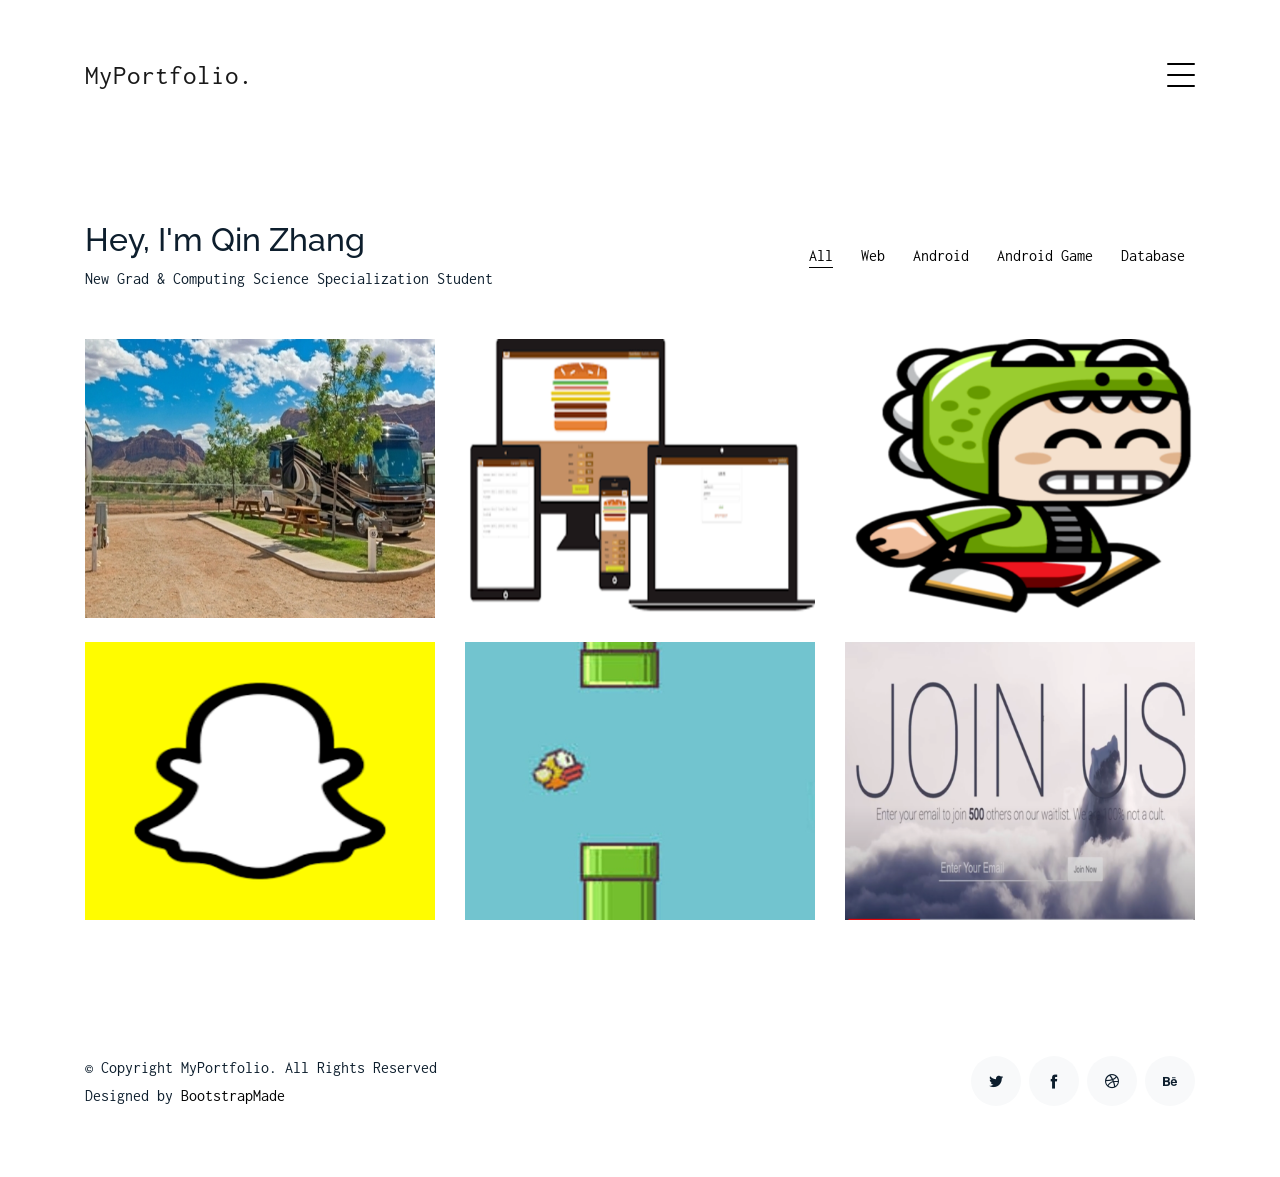
<file: works.html>
<!DOCTYPE html>
<html lang="en">

<head>
  <meta charset="utf-8">
  <title>Works - MyPortfolio</title>
  <meta content="width=device-width, initial-scale=1.0" name="viewport">
  <meta content="" name="keywords">
  <meta content="" name="description">

  <!-- Favicons -->
  <link href="img/favicon.png" rel="icon">
  <link href="img/apple-touch-icon.png" rel="apple-touch-icon">

  <!-- Google Fonts -->
  <link href="https://fonts.googleapis.com/css?family=Inconsolata:400,700|Raleway:400,700&display=swap"
    rel="stylesheet">

  <!-- Bootstrap CSS File -->
  <link href="vendor/bootstrap/css/bootstrap.min.css" rel="stylesheet">

  <!-- Vendor CSS Files -->
  <link href="vendor/icofont/icofont.min.css" rel="stylesheet">
  <link href="vendor/line-awesome/css/line-awesome.min.css" rel="stylesheet">
  <link href="vendor/aos/aos.css" rel="stylesheet">
  <link href="vendor/owlcarousel/assets/owl.carousel.min.css" rel="stylesheet">

  <!-- Template Main CSS File -->
  <link href="css/style.css" rel="stylesheet">

  <!-- =======================================================
    Template Name: MyPortfolio
    Template URL: https://bootstrapmade.com/myportfolio-bootstrap-portfolio-website-template/
    Author: BootstrapMade.com
    Author URL: https://bootstrapmade.com/
  ======================================================= -->
</head>

<body>

  <div class="collapse navbar-collapse custom-navmenu" id="main-navbar">
    <div class="container py-2 py-md-5">
      <div class="row align-items-start">
        <div class="col-md-2">
          <ul class="custom-menu">
            <li class="active"><a href="index.html">Home</a></li>
            <li><a href="about.html">About Me</a></li>
            <li><a href="services.html">Services</a></li>
            <li><a href="works.html">Works</a></li>
            <li><a href="contact.html">Contact</a></li>
          </ul>
        </div>
        <div class="col-md-6 d-none d-md-block  mr-auto">
          <div class="tweet d-flex">
            <span class="icofont-twitter text-white mt-2 mr-3"></span>
            <div>
              <p><em>Stay foolish, stay hungry.<br> <a href="https://twitter.com/Qinzhan17367369" target="_blank">@Qinzhan17367369</a></em></p>
			</div>
			<span class="icofont-twitter text-white mt-2 mr-3"></span>
			<div>
			<p><em>Pudding is the cutest cat in the world.<br> <a href="https://twitter.com/Qinzhan17367369" target="_blank">@Qinzhan17367369</a></em></p>
            </div>
          </div>
        </div>
        <div class="col-md-4 d-none d-md-block">
          <h3>Hire Me</h3>
          <p>Do not hesitate to do that! <br> <a href="http://www.gmail.com/" target="_blank">qin7@ualberta.ca</a></p>
        </div>
      </div>
    </div>
  </div>

  <nav class="navbar navbar-light custom-navbar">
    <div class="container">
      <a class="navbar-brand" href="index.html">MyPortfolio.</a>

      <a href="#" class="burger" data-toggle="collapse" data-target="#main-navbar">
        <span></span>
      </a>

    </div>
  </nav>



  <main id="main">
    <div class="site-section site-portfolio">
      <div class="container">
        <div class="row mb-5 align-items-center">
          <div class="col-md-12 col-lg-6 mb-4 mb-lg-0" data-aos="fade-up">
            <h2>Hey, I'm Qin Zhang</h2>
            <p class="mb-0">New Grad &amp; Computing Science Specialization Student</p>
          </div>
          <div class="col-md-12 col-lg-6 text-left text-lg-right" data-aos="fade-up" data-aos-delay="100">
            <div id="filters" class="filters">
              <a href="#" data-filter="*" class="active">All</a>
              <a href="#" data-filter=".web">Web</a>
              <a href="#" data-filter=".android">Android</a>
              <a href="#" data-filter=".android-game">Android Game</a>
              <a href="#" data-filter=".database">Database</a>
            </div>
          </div>
        </div>
        <div id="portfolio-grid" class="row no-gutter" data-aos="fade-up" data-aos-delay="200">
          <div class="item web col-sm-6 col-md-4 col-lg-4 mb-4">
            <a href="work-single.html" class="item-wrap fancybox">
              <div class="work-info">
                <h3>YelpCamp</h3>
                <span>javascript</span>
              </div>
              <img class="img-fluid" src="img/img_1.jpg">
            </a>
          </div>
          <div class="item web col-sm-6 col-md-4 col-lg-4 mb-4">
            <a href="work-burger.html" class="item-wrap fancybox">
              <div class="work-info">
                <h3>OrderBurger</h3>
                <span>Rect</span>
              </div>
              <img class="img-fluid" src="img/burger.png">
            </a>
          </div>
          <div class="item android-game col-sm-6 col-md-4 col-lg-4 mb-4">
            <a href="work-coinMan.html" class="item-wrap fancybox">
              <div class="work-info">
                <h3>CoinManGame</h3>
                <span>Java</span>
              </div>
              <img class="img-fluid" src="img/coin-man.png">
            </a>
          </div>
          <div class="item android col-sm-6 col-md-4 col-lg-4 mb-4">
            <a href="work-snapChat.html" class="item-wrap fancybox">
              <div class="work-info">
                <h3>SnapChat Clone</h3>
                <span>Kotlin</span>
              </div>
              <img class="img-fluid" src="img/snapchat.png">
            </a>
          </div>
          <div class="item android-game col-sm-6 col-md-4 col-lg-4 mb-4">
            <a href="work-flappyBird.html" class="item-wrap fancybox">
              <div class="work-info">
                <h3>FlappyBirdClone</h3>
                <span>java</span>
              </div>
              <img class="img-fluid" src="img/flappybird.jpg">
            </a>
          </div>
          <div class="item database col-sm-6 col-md-4 col-lg-4 mb-4">
            <a href="work-joinUs.html" class="item-wrap fancybox">
              <div class="work-info">
                <h3>Database MYSQL</h3>
                <span>javascript node package</span>
              </div>
              <img class="img-fluid" src="img/join_us.png">
            </a>
          </div>
        </div>
      </div>
    </div>
  </main>

  <footer class="footer" role="contentinfo">
    <div class="container">
      <div class="row">
        <div class="col-sm-6">
          <p class="mb-1">&copy; Copyright MyPortfolio. All Rights Reserved</p>
          <div class="credits">
            <!--
              All the links in the footer should remain intact.
              You can delete the links only if you purchased the pro version.
              Licensing information: https://bootstrapmade.com/license/
              Purchase the pro version with working PHP/AJAX contact form: https://bootstrapmade.com/buy/?theme=MyPortfolio
            -->
            Designed by <a href="https://bootstrapmade.com/">BootstrapMade</a>
          </div>
        </div>
        <div class="col-sm-6 social text-md-right">
          <a href="#"><span class="icofont-twitter"></span></a>
          <a href="#"><span class="icofont-facebook"></span></a>
          <a href="#"><span class="icofont-dribbble"></span></a>
          <a href="#"><span class="icofont-behance"></span></a>
        </div>
      </div>
    </div>
  </footer>

  <!-- Vendor JS Files -->
  <script src="vendor/jquery/jquery.min.js"></script>
  <script src="vendor/jquery/jquery-migrate.min.js"></script>
  <script src="vendor/bootstrap/js/bootstrap.min.js"></script>
  <script src="vendor/easing/easing.min.js"></script>
  <script src="vendor/php-email-form/validate.js"></script>
  <script src="vendor/isotope/isotope.pkgd.min.js"></script>
  <script src="vendor/aos/aos.js"></script>
  <script src="vendor/owlcarousel/owl.carousel.min.js"></script>

  <!-- Template Main JS File -->
  <script src="js/main.js"></script>

</body>

</html>
</file>
<file: vendor/line-awesome/css/line-awesome.min.css>
.la,.lab,.lad,.lal,.lar,.las{-moz-osx-font-smoothing:grayscale;-webkit-font-smoothing:antialiased;display:inline-block;font-style:normal;font-variant:normal;text-rendering:auto;line-height:1}.la-lg{font-size:1.33333em;line-height:.75em;vertical-align:-.0667em}.la-xs{font-size:.75em}.la-sm{font-size:.875em}.la-1x{font-size:1em}.la-2x{font-size:2em}.la-3x{font-size:3em}.la-4x{font-size:4em}.la-5x{font-size:5em}.la-6x{font-size:6em}.la-7x{font-size:7em}.la-8x{font-size:8em}.la-9x{font-size:9em}.la-10x{font-size:10em}.la-fw{text-align:center;width:1.25em}.la-ul{list-style-type:none;margin-left:2.5em;padding-left:0}.la-ul>li{position:relative}.la-li{left:-2em;position:absolute;text-align:center;width:2em;line-height:inherit}.la-border{border:solid .08em #eee;border-radius:.1em;padding:.2em .25em .15em}.la-pull-left{float:left}.la-pull-right{float:right}.la.la-pull-left,.lab.la-pull-left,.lal.la-pull-left,.lar.la-pull-left,.las.la-pull-left{margin-right:.3em}.la.la-pull-right,.lab.la-pull-right,.lal.la-pull-right,.lar.la-pull-right,.las.la-pull-right{margin-left:.3em}.la-spin{-webkit-animation:la-spin 2s infinite linear;animation:la-spin 2s infinite linear}.la-pulse{-webkit-animation:la-spin 1s infinite steps(8);animation:la-spin 1s infinite steps(8)}@-webkit-keyframes la-spin{0%{-webkit-transform:rotate(0);transform:rotate(0)}100%{-webkit-transform:rotate(360deg);transform:rotate(360deg)}}@keyframes la-spin{0%{-webkit-transform:rotate(0);transform:rotate(0)}100%{-webkit-transform:rotate(360deg);transform:rotate(360deg)}}.la-rotate-90{-webkit-transform:rotate(90deg);transform:rotate(90deg)}.la-rotate-180{-webkit-transform:rotate(180deg);transform:rotate(180deg)}.la-rotate-270{-webkit-transform:rotate(270deg);transform:rotate(270deg)}.la-flip-horizontal{-webkit-transform:scale(-1,1);transform:scale(-1,1)}.la-flip-vertical{-webkit-transform:scale(1,-1);transform:scale(1,-1)}.la-flip-both,.la-flip-horizontal.la-flip-vertical{-webkit-transform:scale(-1,-1);transform:scale(-1,-1)}:root .la-flip-both,:root .la-flip-horizontal,:root .la-flip-vertical,:root .la-rotate-180,:root .la-rotate-270,:root .la-rotate-90{-webkit-filter:none;filter:none}.la-stack{display:inline-block;height:2em;line-height:2em;position:relative;vertical-align:middle;width:2.5em}.la-stack-1x,.la-stack-2x{left:0;position:absolute;text-align:center;width:100%}.la-stack-1x{line-height:inherit}.la-stack-2x{font-size:2em}.la-inverse{color:#fff}.la-500px:before{content:"\f26e"}.la-accessible-icon:before{content:"\f368"}.la-accusoft:before{content:"\f369"}.la-acquisitions-incorporated:before{content:"\f6af"}.la-ad:before{content:"\f641"}.la-address-book:before{content:"\f2b9"}.la-address-card:before{content:"\f2bb"}.la-adjust:before{content:"\f042"}.la-adn:before{content:"\f170"}.la-adobe:before{content:"\f778"}.la-adversal:before{content:"\f36a"}.la-affiliatetheme:before{content:"\f36b"}.la-air-freshener:before{content:"\f5d0"}.la-airbnb:before{content:"\f834"}.la-algolia:before{content:"\f36c"}.la-align-center:before{content:"\f037"}.la-align-justify:before{content:"\f039"}.la-align-left:before{content:"\f036"}.la-align-right:before{content:"\f038"}.la-alipay:before{content:"\f642"}.la-allergies:before{content:"\f461"}.la-amazon:before{content:"\f270"}.la-amazon-pay:before{content:"\f42c"}.la-ambulance:before{content:"\f0f9"}.la-american-sign-language-interpreting:before{content:"\f2a3"}.la-amilia:before{content:"\f36d"}.la-anchor:before{content:"\f13d"}.la-android:before{content:"\f17b"}.la-angellist:before{content:"\f209"}.la-angle-double-down:before{content:"\f103"}.la-angle-double-left:before{content:"\f100"}.la-angle-double-right:before{content:"\f101"}.la-angle-double-up:before{content:"\f102"}.la-angle-down:before{content:"\f107"}.la-angle-left:before{content:"\f104"}.la-angle-right:before{content:"\f105"}.la-angle-up:before{content:"\f106"}.la-angry:before{content:"\f556"}.la-angrycreative:before{content:"\f36e"}.la-angular:before{content:"\f420"}.la-ankh:before{content:"\f644"}.la-app-store:before{content:"\f36f"}.la-app-store-ios:before{content:"\f370"}.la-apper:before{content:"\f371"}.la-apple:before{content:"\f179"}.la-apple-alt:before{content:"\f5d1"}.la-apple-pay:before{content:"\f415"}.la-archive:before{content:"\f187"}.la-archway:before{content:"\f557"}.la-arrow-alt-circle-down:before{content:"\f358"}.la-arrow-alt-circle-left:before{content:"\f359"}.la-arrow-alt-circle-right:before{content:"\f35a"}.la-arrow-alt-circle-up:before{content:"\f35b"}.la-arrow-circle-down:before{content:"\f0ab"}.la-arrow-circle-left:before{content:"\f0a8"}.la-arrow-circle-right:before{content:"\f0a9"}.la-arrow-circle-up:before{content:"\f0aa"}.la-arrow-down:before{content:"\f063"}.la-arrow-left:before{content:"\f060"}.la-arrow-right:before{content:"\f061"}.la-arrow-up:before{content:"\f062"}.la-arrows-alt:before{content:"\f0b2"}.la-arrows-alt-h:before{content:"\f337"}.la-arrows-alt-v:before{content:"\f338"}.la-artstation:before{content:"\f77a"}.la-assistive-listening-systems:before{content:"\f2a2"}.la-asterisk:before{content:"\f069"}.la-asymmetrik:before{content:"\f372"}.la-at:before{content:"\f1fa"}.la-atlas:before{content:"\f558"}.la-atlassian:before{content:"\f77b"}.la-atom:before{content:"\f5d2"}.la-audible:before{content:"\f373"}.la-audio-description:before{content:"\f29e"}.la-autoprefixer:before{content:"\f41c"}.la-avianex:before{content:"\f374"}.la-aviato:before{content:"\f421"}.la-award:before{content:"\f559"}.la-aws:before{content:"\f375"}.la-baby:before{content:"\f77c"}.la-baby-carriage:before{content:"\f77d"}.la-backspace:before{content:"\f55a"}.la-backward:before{content:"\f04a"}.la-bacon:before{content:"\f7e5"}.la-balance-scale:before{content:"\f24e"}.la-balance-scale-left:before{content:"\f515"}.la-balance-scale-right:before{content:"\f516"}.la-ban:before{content:"\f05e"}.la-band-aid:before{content:"\f462"}.la-bandcamp:before{content:"\f2d5"}.la-barcode:before{content:"\f02a"}.la-bars:before{content:"\f0c9"}.la-baseball-ball:before{content:"\f433"}.la-basketball-ball:before{content:"\f434"}.la-bath:before{content:"\f2cd"}.la-battery-empty:before{content:"\f244"}.la-battery-full:before{content:"\f240"}.la-battery-half:before{content:"\f242"}.la-battery-quarter:before{content:"\f243"}.la-battery-three-quarters:before{content:"\f241"}.la-battle-net:before{content:"\f835"}.la-bed:before{content:"\f236"}.la-beer:before{content:"\f0fc"}.la-behance:before{content:"\f1b4"}.la-behance-square:before{content:"\f1b5"}.la-bell:before{content:"\f0f3"}.la-bell-slash:before{content:"\f1f6"}.la-bezier-curve:before{content:"\f55b"}.la-bible:before{content:"\f647"}.la-bicycle:before{content:"\f206"}.la-biking:before{content:"\f84a"}.la-bimobject:before{content:"\f378"}.la-binoculars:before{content:"\f1e5"}.la-biohazard:before{content:"\f780"}.la-birthday-cake:before{content:"\f1fd"}.la-bitbucket:before{content:"\f171"}.la-bitcoin:before{content:"\f379"}.la-bity:before{content:"\f37a"}.la-black-tie:before{content:"\f27e"}.la-blackberry:before{content:"\f37b"}.la-blender:before{content:"\f517"}.la-blender-phone:before{content:"\f6b6"}.la-blind:before{content:"\f29d"}.la-blog:before{content:"\f781"}.la-blogger:before{content:"\f37c"}.la-blogger-b:before{content:"\f37d"}.la-bluetooth:before{content:"\f293"}.la-bluetooth-b:before{content:"\f294"}.la-bold:before{content:"\f032"}.la-bolt:before{content:"\f0e7"}.la-bomb:before{content:"\f1e2"}.la-bone:before{content:"\f5d7"}.la-bong:before{content:"\f55c"}.la-book:before{content:"\f02d"}.la-book-dead:before{content:"\f6b7"}.la-book-medical:before{content:"\f7e6"}.la-book-open:before{content:"\f518"}.la-book-reader:before{content:"\f5da"}.la-bookmark:before{content:"\f02e"}.la-bootstrap:before{content:"\f836"}.la-border-all:before{content:"\f84c"}.la-border-none:before{content:"\f850"}.la-border-style:before{content:"\f853"}.la-bowling-ball:before{content:"\f436"}.la-box:before{content:"\f466"}.la-box-open:before{content:"\f49e"}.la-boxes:before{content:"\f468"}.la-braille:before{content:"\f2a1"}.la-brain:before{content:"\f5dc"}.la-bread-slice:before{content:"\f7ec"}.la-briefcase:before{content:"\f0b1"}.la-briefcase-medical:before{content:"\f469"}.la-broadcast-tower:before{content:"\f519"}.la-broom:before{content:"\f51a"}.la-brush:before{content:"\f55d"}.la-btc:before{content:"\f15a"}.la-buffer:before{content:"\f837"}.la-bug:before{content:"\f188"}.la-building:before{content:"\f1ad"}.la-bullhorn:before{content:"\f0a1"}.la-bullseye:before{content:"\f140"}.la-burn:before{content:"\f46a"}.la-buromobelexperte:before{content:"\f37f"}.la-bus:before{content:"\f207"}.la-bus-alt:before{content:"\f55e"}.la-business-time:before{content:"\f64a"}.la-buy-n-large:before{content:"\f8a6"}.la-buysellads:before{content:"\f20d"}.la-calculator:before{content:"\f1ec"}.la-calendar:before{content:"\f133"}.la-calendar-alt:before{content:"\f073"}.la-calendar-check:before{content:"\f274"}.la-calendar-day:before{content:"\f783"}.la-calendar-minus:before{content:"\f272"}.la-calendar-plus:before{content:"\f271"}.la-calendar-times:before{content:"\f273"}.la-calendar-week:before{content:"\f784"}.la-camera:before{content:"\f030"}.la-camera-retro:before{content:"\f083"}.la-campground:before{content:"\f6bb"}.la-canadian-maple-leaf:before{content:"\f785"}.la-candy-cane:before{content:"\f786"}.la-cannabis:before{content:"\f55f"}.la-capsules:before{content:"\f46b"}.la-car:before{content:"\f1b9"}.la-car-alt:before{content:"\f5de"}.la-car-battery:before{content:"\f5df"}.la-car-crash:before{content:"\f5e1"}.la-car-side:before{content:"\f5e4"}.la-caret-down:before{content:"\f0d7"}.la-caret-left:before{content:"\f0d9"}.la-caret-right:before{content:"\f0da"}.la-caret-square-down:before{content:"\f150"}.la-caret-square-left:before{content:"\f191"}.la-caret-square-right:before{content:"\f152"}.la-caret-square-up:before{content:"\f151"}.la-caret-up:before{content:"\f0d8"}.la-carrot:before{content:"\f787"}.la-cart-arrow-down:before{content:"\f218"}.la-cart-plus:before{content:"\f217"}.la-cash-register:before{content:"\f788"}.la-cat:before{content:"\f6be"}.la-cc-amazon-pay:before{content:"\f42d"}.la-cc-amex:before{content:"\f1f3"}.la-cc-apple-pay:before{content:"\f416"}.la-cc-diners-club:before{content:"\f24c"}.la-cc-discover:before{content:"\f1f2"}.la-cc-jcb:before{content:"\f24b"}.la-cc-mastercard:before{content:"\f1f1"}.la-cc-paypal:before{content:"\f1f4"}.la-cc-stripe:before{content:"\f1f5"}.la-cc-visa:before{content:"\f1f0"}.la-centercode:before{content:"\f380"}.la-centos:before{content:"\f789"}.la-certificate:before{content:"\f0a3"}.la-chair:before{content:"\f6c0"}.la-chalkboard:before{content:"\f51b"}.la-chalkboard-teacher:before{content:"\f51c"}.la-charging-station:before{content:"\f5e7"}.la-chart-area:before{content:"\f1fe"}.la-chart-bar:before{content:"\f080"}.la-chart-line:before{content:"\f201"}.la-chart-pie:before{content:"\f200"}.la-check:before{content:"\f00c"}.la-check-circle:before{content:"\f058"}.la-check-double:before{content:"\f560"}.la-check-square:before{content:"\f14a"}.la-cheese:before{content:"\f7ef"}.la-chess:before{content:"\f439"}.la-chess-bishop:before{content:"\f43a"}.la-chess-board:before{content:"\f43c"}.la-chess-king:before{content:"\f43f"}.la-chess-knight:before{content:"\f441"}.la-chess-pawn:before{content:"\f443"}.la-chess-queen:before{content:"\f445"}.la-chess-rook:before{content:"\f447"}.la-chevron-circle-down:before{content:"\f13a"}.la-chevron-circle-left:before{content:"\f137"}.la-chevron-circle-right:before{content:"\f138"}.la-chevron-circle-up:before{content:"\f139"}.la-chevron-down:before{content:"\f078"}.la-chevron-left:before{content:"\f053"}.la-chevron-right:before{content:"\f054"}.la-chevron-up:before{content:"\f077"}.la-child:before{content:"\f1ae"}.la-chrome:before{content:"\f268"}.la-chromecast:before{content:"\f838"}.la-church:before{content:"\f51d"}.la-circle:before{content:"\f111"}.la-circle-notch:before{content:"\f1ce"}.la-city:before{content:"\f64f"}.la-clinic-medical:before{content:"\f7f2"}.la-clipboard:before{content:"\f328"}.la-clipboard-check:before{content:"\f46c"}.la-clipboard-list:before{content:"\f46d"}.la-clock:before{content:"\f017"}.la-clone:before{content:"\f24d"}.la-closed-captioning:before{content:"\f20a"}.la-cloud:before{content:"\f0c2"}.la-cloud-download-alt:before{content:"\f381"}.la-cloud-meatball:before{content:"\f73b"}.la-cloud-moon:before{content:"\f6c3"}.la-cloud-moon-rain:before{content:"\f73c"}.la-cloud-rain:before{content:"\f73d"}.la-cloud-showers-heavy:before{content:"\f740"}.la-cloud-sun:before{content:"\f6c4"}.la-cloud-sun-rain:before{content:"\f743"}.la-cloud-upload-alt:before{content:"\f382"}.la-cloudscale:before{content:"\f383"}.la-cloudsmith:before{content:"\f384"}.la-cloudversify:before{content:"\f385"}.la-cocktail:before{content:"\f561"}.la-code:before{content:"\f121"}.la-code-branch:before{content:"\f126"}.la-codepen:before{content:"\f1cb"}.la-codiepie:before{content:"\f284"}.la-coffee:before{content:"\f0f4"}.la-cog:before{content:"\f013"}.la-cogs:before{content:"\f085"}.la-coins:before{content:"\f51e"}.la-columns:before{content:"\f0db"}.la-comment:before{content:"\f075"}.la-comment-alt:before{content:"\f27a"}.la-comment-dollar:before{content:"\f651"}.la-comment-dots:before{content:"\f4ad"}.la-comment-medical:before{content:"\f7f5"}.la-comment-slash:before{content:"\f4b3"}.la-comments:before{content:"\f086"}.la-comments-dollar:before{content:"\f653"}.la-compact-disc:before{content:"\f51f"}.la-compass:before{content:"\f14e"}.la-compress:before{content:"\f066"}.la-compress-arrows-alt:before{content:"\f78c"}.la-concierge-bell:before{content:"\f562"}.la-confluence:before{content:"\f78d"}.la-connectdevelop:before{content:"\f20e"}.la-contao:before{content:"\f26d"}.la-cookie:before{content:"\f563"}.la-cookie-bite:before{content:"\f564"}.la-copy:before{content:"\f0c5"}.la-copyright:before{content:"\f1f9"}.la-cotton-bureau:before{content:"\f89e"}.la-couch:before{content:"\f4b8"}.la-cpanel:before{content:"\f388"}.la-creative-commons:before{content:"\f25e"}.la-creative-commons-by:before{content:"\f4e7"}.la-creative-commons-nc:before{content:"\f4e8"}.la-creative-commons-nc-eu:before{content:"\f4e9"}.la-creative-commons-nc-jp:before{content:"\f4ea"}.la-creative-commons-nd:before{content:"\f4eb"}.la-creative-commons-pd:before{content:"\f4ec"}.la-creative-commons-pd-alt:before{content:"\f4ed"}.la-creative-commons-remix:before{content:"\f4ee"}.la-creative-commons-sa:before{content:"\f4ef"}.la-creative-commons-sampling:before{content:"\f4f0"}.la-creative-commons-sampling-plus:before{content:"\f4f1"}.la-creative-commons-share:before{content:"\f4f2"}.la-creative-commons-zero:before{content:"\f4f3"}.la-credit-card:before{content:"\f09d"}.la-critical-role:before{content:"\f6c9"}.la-crop:before{content:"\f125"}.la-crop-alt:before{content:"\f565"}.la-cross:before{content:"\f654"}.la-crosshairs:before{content:"\f05b"}.la-crow:before{content:"\f520"}.la-crown:before{content:"\f521"}.la-crutch:before{content:"\f7f7"}.la-css3:before{content:"\f13c"}.la-css3-alt:before{content:"\f38b"}.la-cube:before{content:"\f1b2"}.la-cubes:before{content:"\f1b3"}.la-cut:before{content:"\f0c4"}.la-cuttlefish:before{content:"\f38c"}.la-d-and-d:before{content:"\f38d"}.la-d-and-d-beyond:before{content:"\f6ca"}.la-dashcube:before{content:"\f210"}.la-database:before{content:"\f1c0"}.la-deaf:before{content:"\f2a4"}.la-delicious:before{content:"\f1a5"}.la-democrat:before{content:"\f747"}.la-deploydog:before{content:"\f38e"}.la-deskpro:before{content:"\f38f"}.la-desktop:before{content:"\f108"}.la-dev:before{content:"\f6cc"}.la-deviantart:before{content:"\f1bd"}.la-dharmachakra:before{content:"\f655"}.la-dhl:before{content:"\f790"}.la-diagnoses:before{content:"\f470"}.la-diaspora:before{content:"\f791"}.la-dice:before{content:"\f522"}.la-dice-d20:before{content:"\f6cf"}.la-dice-d6:before{content:"\f6d1"}.la-dice-five:before{content:"\f523"}.la-dice-four:before{content:"\f524"}.la-dice-one:before{content:"\f525"}.la-dice-six:before{content:"\f526"}.la-dice-three:before{content:"\f527"}.la-dice-two:before{content:"\f528"}.la-digg:before{content:"\f1a6"}.la-digital-ocean:before{content:"\f391"}.la-digital-tachograph:before{content:"\f566"}.la-directions:before{content:"\f5eb"}.la-discord:before{content:"\f392"}.la-discourse:before{content:"\f393"}.la-divide:before{content:"\f529"}.la-dizzy:before{content:"\f567"}.la-dna:before{content:"\f471"}.la-dochub:before{content:"\f394"}.la-docker:before{content:"\f395"}.la-dog:before{content:"\f6d3"}.la-dollar-sign:before{content:"\f155"}.la-dolly:before{content:"\f472"}.la-dolly-flatbed:before{content:"\f474"}.la-donate:before{content:"\f4b9"}.la-door-closed:before{content:"\f52a"}.la-door-open:before{content:"\f52b"}.la-dot-circle:before{content:"\f192"}.la-dove:before{content:"\f4ba"}.la-download:before{content:"\f019"}.la-draft2digital:before{content:"\f396"}.la-drafting-compass:before{content:"\f568"}.la-dragon:before{content:"\f6d5"}.la-draw-polygon:before{content:"\f5ee"}.la-dribbble:before{content:"\f17d"}.la-dribbble-square:before{content:"\f397"}.la-dropbox:before{content:"\f16b"}.la-drum:before{content:"\f569"}.la-drum-steelpan:before{content:"\f56a"}.la-drumstick-bite:before{content:"\f6d7"}.la-drupal:before{content:"\f1a9"}.la-dumbbell:before{content:"\f44b"}.la-dumpster:before{content:"\f793"}.la-dumpster-fire:before{content:"\f794"}.la-dungeon:before{content:"\f6d9"}.la-dyalog:before{content:"\f399"}.la-earlybirds:before{content:"\f39a"}.la-ebay:before{content:"\f4f4"}.la-edge:before{content:"\f282"}.la-edit:before{content:"\f044"}.la-egg:before{content:"\f7fb"}.la-eject:before{content:"\f052"}.la-elementor:before{content:"\f430"}.la-ellipsis-h:before{content:"\f141"}.la-ellipsis-v:before{content:"\f142"}.la-ello:before{content:"\f5f1"}.la-ember:before{content:"\f423"}.la-empire:before{content:"\f1d1"}.la-envelope:before{content:"\f0e0"}.la-envelope-open:before{content:"\f2b6"}.la-envelope-open-text:before{content:"\f658"}.la-envelope-square:before{content:"\f199"}.la-envira:before{content:"\f299"}.la-equals:before{content:"\f52c"}.la-eraser:before{content:"\f12d"}.la-erlang:before{content:"\f39d"}.la-ethereum:before{content:"\f42e"}.la-ethernet:before{content:"\f796"}.la-etsy:before{content:"\f2d7"}.la-euro-sign:before{content:"\f153"}.la-evernote:before{content:"\f839"}.la-exchange-alt:before{content:"\f362"}.la-exclamation:before{content:"\f12a"}.la-exclamation-circle:before{content:"\f06a"}.la-exclamation-triangle:before{content:"\f071"}.la-expand:before{content:"\f065"}.la-expand-arrows-alt:before{content:"\f31e"}.la-expeditedssl:before{content:"\f23e"}.la-external-link-alt:before{content:"\f35d"}.la-external-link-square-alt:before{content:"\f360"}.la-eye:before{content:"\f06e"}.la-eye-dropper:before{content:"\f1fb"}.la-eye-slash:before{content:"\f070"}.la-facebook:before{content:"\f09a"}.la-facebook-f:before{content:"\f39e"}.la-facebook-messenger:before{content:"\f39f"}.la-facebook-square:before{content:"\f082"}.la-fan:before{content:"\f863"}.la-fantasy-flight-games:before{content:"\f6dc"}.la-fast-backward:before{content:"\f049"}.la-fast-forward:before{content:"\f050"}.la-fax:before{content:"\f1ac"}.la-feather:before{content:"\f52d"}.la-feather-alt:before{content:"\f56b"}.la-fedex:before{content:"\f797"}.la-fedora:before{content:"\f798"}.la-female:before{content:"\f182"}.la-fighter-jet:before{content:"\f0fb"}.la-figma:before{content:"\f799"}.la-file:before{content:"\f15b"}.la-file-alt:before{content:"\f15c"}.la-file-archive:before{content:"\f1c6"}.la-file-audio:before{content:"\f1c7"}.la-file-code:before{content:"\f1c9"}.la-file-contract:before{content:"\f56c"}.la-file-csv:before{content:"\f6dd"}.la-file-download:before{content:"\f56d"}.la-file-excel:before{content:"\f1c3"}.la-file-export:before{content:"\f56e"}.la-file-image:before{content:"\f1c5"}.la-file-import:before{content:"\f56f"}.la-file-invoice:before{content:"\f570"}.la-file-invoice-dollar:before{content:"\f571"}.la-file-medical:before{content:"\f477"}.la-file-medical-alt:before{content:"\f478"}.la-file-pdf:before{content:"\f1c1"}.la-file-powerpoint:before{content:"\f1c4"}.la-file-prescription:before{content:"\f572"}.la-file-signature:before{content:"\f573"}.la-file-upload:before{content:"\f574"}.la-file-video:before{content:"\f1c8"}.la-file-word:before{content:"\f1c2"}.la-fill:before{content:"\f575"}.la-fill-drip:before{content:"\f576"}.la-film:before{content:"\f008"}.la-filter:before{content:"\f0b0"}.la-fingerprint:before{content:"\f577"}.la-fire:before{content:"\f06d"}.la-fire-alt:before{content:"\f7e4"}.la-fire-extinguisher:before{content:"\f134"}.la-firefox:before{content:"\f269"}.la-first-aid:before{content:"\f479"}.la-first-order:before{content:"\f2b0"}.la-first-order-alt:before{content:"\f50a"}.la-firstdraft:before{content:"\f3a1"}.la-fish:before{content:"\f578"}.la-fist-raised:before{content:"\f6de"}.la-flag:before{content:"\f024"}.la-flag-checkered:before{content:"\f11e"}.la-flag-usa:before{content:"\f74d"}.la-flask:before{content:"\f0c3"}.la-flickr:before{content:"\f16e"}.la-flipboard:before{content:"\f44d"}.la-flushed:before{content:"\f579"}.la-fly:before{content:"\f417"}.la-folder:before{content:"\f07b"}.la-folder-minus:before{content:"\f65d"}.la-folder-open:before{content:"\f07c"}.la-folder-plus:before{content:"\f65e"}.la-font:before{content:"\f031"}.la-font-awesome:before{content:"\f2b4"}.la-font-awesome-alt:before{content:"\f35c"}.la-font-awesome-flag:before{content:"\f425"}.la-font-awesome-logo-full:before{content:"\f4e6"}.la-fonticons:before{content:"\f280"}.la-fonticons-fi:before{content:"\f3a2"}.la-football-ball:before{content:"\f44e"}.la-fort-awesome:before{content:"\f286"}.la-fort-awesome-alt:before{content:"\f3a3"}.la-forumbee:before{content:"\f211"}.la-forward:before{content:"\f04e"}.la-foursquare:before{content:"\f180"}.la-free-code-camp:before{content:"\f2c5"}.la-freebsd:before{content:"\f3a4"}.la-frog:before{content:"\f52e"}.la-frown:before{content:"\f119"}.la-frown-open:before{content:"\f57a"}.la-fulcrum:before{content:"\f50b"}.la-funnel-dollar:before{content:"\f662"}.la-futbol:before{content:"\f1e3"}.la-galactic-republic:before{content:"\f50c"}.la-galactic-senate:before{content:"\f50d"}.la-gamepad:before{content:"\f11b"}.la-gas-pump:before{content:"\f52f"}.la-gavel:before{content:"\f0e3"}.la-gem:before{content:"\f3a5"}.la-genderless:before{content:"\f22d"}.la-get-pocket:before{content:"\f265"}.la-gg:before{content:"\f260"}.la-gg-circle:before{content:"\f261"}.la-ghost:before{content:"\f6e2"}.la-gift:before{content:"\f06b"}.la-gifts:before{content:"\f79c"}.la-git:before{content:"\f1d3"}.la-git-alt:before{content:"\f841"}.la-git-square:before{content:"\f1d2"}.la-github:before{content:"\f09b"}.la-github-alt:before{content:"\f113"}.la-github-square:before{content:"\f092"}.la-gitkraken:before{content:"\f3a6"}.la-gitlab:before{content:"\f296"}.la-gitter:before{content:"\f426"}.la-glass-cheers:before{content:"\f79f"}.la-glass-martini:before{content:"\f000"}.la-glass-martini-alt:before{content:"\f57b"}.la-glass-whiskey:before{content:"\f7a0"}.la-glasses:before{content:"\f530"}.la-glide:before{content:"\f2a5"}.la-glide-g:before{content:"\f2a6"}.la-globe:before{content:"\f0ac"}.la-globe-africa:before{content:"\f57c"}.la-globe-americas:before{content:"\f57d"}.la-globe-asia:before{content:"\f57e"}.la-globe-europe:before{content:"\f7a2"}.la-gofore:before{content:"\f3a7"}.la-golf-ball:before{content:"\f450"}.la-goodreads:before{content:"\f3a8"}.la-goodreads-g:before{content:"\f3a9"}.la-google:before{content:"\f1a0"}.la-google-drive:before{content:"\f3aa"}.la-google-play:before{content:"\f3ab"}.la-google-plus:before{content:"\f2b3"}.la-google-plus-g:before{content:"\f0d5"}.la-google-plus-square:before{content:"\f0d4"}.la-google-wallet:before{content:"\f1ee"}.la-gopuram:before{content:"\f664"}.la-graduation-cap:before{content:"\f19d"}.la-gratipay:before{content:"\f184"}.la-grav:before{content:"\f2d6"}.la-greater-than:before{content:"\f531"}.la-greater-than-equal:before{content:"\f532"}.la-grimace:before{content:"\f57f"}.la-grin:before{content:"\f580"}.la-grin-alt:before{content:"\f581"}.la-grin-beam:before{content:"\f582"}.la-grin-beam-sweat:before{content:"\f583"}.la-grin-hearts:before{content:"\f584"}.la-grin-squint:before{content:"\f585"}.la-grin-squint-tears:before{content:"\f586"}.la-grin-stars:before{content:"\f587"}.la-grin-tears:before{content:"\f588"}.la-grin-tongue:before{content:"\f589"}.la-grin-tongue-squint:before{content:"\f58a"}.la-grin-tongue-wink:before{content:"\f58b"}.la-grin-wink:before{content:"\f58c"}.la-grip-horizontal:before{content:"\f58d"}.la-grip-lines:before{content:"\f7a4"}.la-grip-lines-vertical:before{content:"\f7a5"}.la-grip-vertical:before{content:"\f58e"}.la-gripfire:before{content:"\f3ac"}.la-grunt:before{content:"\f3ad"}.la-guitar:before{content:"\f7a6"}.la-gulp:before{content:"\f3ae"}.la-h-square:before{content:"\f0fd"}.la-hacker-news:before{content:"\f1d4"}.la-hacker-news-square:before{content:"\f3af"}.la-hackerrank:before{content:"\f5f7"}.la-hamburger:before{content:"\f805"}.la-hammer:before{content:"\f6e3"}.la-hamsa:before{content:"\f665"}.la-hand-holding:before{content:"\f4bd"}.la-hand-holding-heart:before{content:"\f4be"}.la-hand-holding-usd:before{content:"\f4c0"}.la-hand-lizard:before{content:"\f258"}.la-hand-middle-finger:before{content:"\f806"}.la-hand-paper:before{content:"\f256"}.la-hand-peace:before{content:"\f25b"}.la-hand-point-down:before{content:"\f0a7"}.la-hand-point-left:before{content:"\f0a5"}.la-hand-point-right:before{content:"\f0a4"}.la-hand-point-up:before{content:"\f0a6"}.la-hand-pointer:before{content:"\f25a"}.la-hand-rock:before{content:"\f255"}.la-hand-scissors:before{content:"\f257"}.la-hand-spock:before{content:"\f259"}.la-hands:before{content:"\f4c2"}.la-hands-helping:before{content:"\f4c4"}.la-handshake:before{content:"\f2b5"}.la-hanukiah:before{content:"\f6e6"}.la-hard-hat:before{content:"\f807"}.la-hashtag:before{content:"\f292"}.la-hat-cowboy:before{content:"\f8c0"}.la-hat-cowboy-side:before{content:"\f8c1"}.la-hat-wizard:before{content:"\f6e8"}.la-haykal:before{content:"\f666"}.la-hdd:before{content:"\f0a0"}.la-heading:before{content:"\f1dc"}.la-headphones:before{content:"\f025"}.la-headphones-alt:before{content:"\f58f"}.la-headset:before{content:"\f590"}.la-heart:before{content:"\f004"}.la-heart-broken:before{content:"\f7a9"}.la-heartbeat:before{content:"\f21e"}.la-helicopter:before{content:"\f533"}.la-highlighter:before{content:"\f591"}.la-hiking:before{content:"\f6ec"}.la-hippo:before{content:"\f6ed"}.la-hips:before{content:"\f452"}.la-hire-a-helper:before{content:"\f3b0"}.la-history:before{content:"\f1da"}.la-hockey-puck:before{content:"\f453"}.la-holly-berry:before{content:"\f7aa"}.la-home:before{content:"\f015"}.la-hooli:before{content:"\f427"}.la-hornbill:before{content:"\f592"}.la-horse:before{content:"\f6f0"}.la-horse-head:before{content:"\f7ab"}.la-hospital:before{content:"\f0f8"}.la-hospital-alt:before{content:"\f47d"}.la-hospital-symbol:before{content:"\f47e"}.la-hot-tub:before{content:"\f593"}.la-hotdog:before{content:"\f80f"}.la-hotel:before{content:"\f594"}.la-hotjar:before{content:"\f3b1"}.la-hourglass:before{content:"\f254"}.la-hourglass-end:before{content:"\f253"}.la-hourglass-half:before{content:"\f252"}.la-hourglass-start:before{content:"\f251"}.la-house-damage:before{content:"\f6f1"}.la-houzz:before{content:"\f27c"}.la-hryvnia:before{content:"\f6f2"}.la-html5:before{content:"\f13b"}.la-hubspot:before{content:"\f3b2"}.la-i-cursor:before{content:"\f246"}.la-ice-cream:before{content:"\f810"}.la-icicles:before{content:"\f7ad"}.la-icons:before{content:"\f86d"}.la-id-badge:before{content:"\f2c1"}.la-id-card:before{content:"\f2c2"}.la-id-card-alt:before{content:"\f47f"}.la-igloo:before{content:"\f7ae"}.la-image:before{content:"\f03e"}.la-images:before{content:"\f302"}.la-imdb:before{content:"\f2d8"}.la-inbox:before{content:"\f01c"}.la-indent:before{content:"\f03c"}.la-industry:before{content:"\f275"}.la-infinity:before{content:"\f534"}.la-info:before{content:"\f129"}.la-info-circle:before{content:"\f05a"}.la-instagram:before{content:"\f16d"}.la-intercom:before{content:"\f7af"}.la-internet-explorer:before{content:"\f26b"}.la-invision:before{content:"\f7b0"}.la-ioxhost:before{content:"\f208"}.la-italic:before{content:"\f033"}.la-itch-io:before{content:"\f83a"}.la-itunes:before{content:"\f3b4"}.la-itunes-note:before{content:"\f3b5"}.la-java:before{content:"\f4e4"}.la-jedi:before{content:"\f669"}.la-jedi-order:before{content:"\f50e"}.la-jenkins:before{content:"\f3b6"}.la-jira:before{content:"\f7b1"}.la-joget:before{content:"\f3b7"}.la-joint:before{content:"\f595"}.la-joomla:before{content:"\f1aa"}.la-journal-whills:before{content:"\f66a"}.la-js:before{content:"\f3b8"}.la-js-square:before{content:"\f3b9"}.la-jsfiddle:before{content:"\f1cc"}.la-kaaba:before{content:"\f66b"}.la-kaggle:before{content:"\f5fa"}.la-key:before{content:"\f084"}.la-keybase:before{content:"\f4f5"}.la-keyboard:before{content:"\f11c"}.la-keycdn:before{content:"\f3ba"}.la-khanda:before{content:"\f66d"}.la-kickstarter:before{content:"\f3bb"}.la-kickstarter-k:before{content:"\f3bc"}.la-kiss:before{content:"\f596"}.la-kiss-beam:before{content:"\f597"}.la-kiss-wink-heart:before{content:"\f598"}.la-kiwi-bird:before{content:"\f535"}.la-korvue:before{content:"\f42f"}.la-landmark:before{content:"\f66f"}.la-language:before{content:"\f1ab"}.la-laptop:before{content:"\f109"}.la-laptop-code:before{content:"\f5fc"}.la-laptop-medical:before{content:"\f812"}.la-laravel:before{content:"\f3bd"}.la-lastfm:before{content:"\f202"}.la-lastfm-square:before{content:"\f203"}.la-laugh:before{content:"\f599"}.la-laugh-beam:before{content:"\f59a"}.la-laugh-squint:before{content:"\f59b"}.la-laugh-wink:before{content:"\f59c"}.la-layer-group:before{content:"\f5fd"}.la-leaf:before{content:"\f06c"}.la-leanpub:before{content:"\f212"}.la-lemon:before{content:"\f094"}.la-less:before{content:"\f41d"}.la-less-than:before{content:"\f536"}.la-less-than-equal:before{content:"\f537"}.la-level-down-alt:before{content:"\f3be"}.la-level-up-alt:before{content:"\f3bf"}.la-life-ring:before{content:"\f1cd"}.la-lightbulb:before{content:"\f0eb"}.la-line:before{content:"\f3c0"}.la-link:before{content:"\f0c1"}.la-linkedin:before{content:"\f08c"}.la-linkedin-in:before{content:"\f0e1"}.la-linode:before{content:"\f2b8"}.la-linux:before{content:"\f17c"}.la-lira-sign:before{content:"\f195"}.la-list:before{content:"\f03a"}.la-list-alt:before{content:"\f022"}.la-list-ol:before{content:"\f0cb"}.la-list-ul:before{content:"\f0ca"}.la-location-arrow:before{content:"\f124"}.la-lock:before{content:"\f023"}.la-lock-open:before{content:"\f3c1"}.la-long-arrow-alt-down:before{content:"\f309"}.la-long-arrow-alt-left:before{content:"\f30a"}.la-long-arrow-alt-right:before{content:"\f30b"}.la-long-arrow-alt-up:before{content:"\f30c"}.la-low-vision:before{content:"\f2a8"}.la-luggage-cart:before{content:"\f59d"}.la-lyft:before{content:"\f3c3"}.la-magento:before{content:"\f3c4"}.la-magic:before{content:"\f0d0"}.la-magnet:before{content:"\f076"}.la-mail-bulk:before{content:"\f674"}.la-mailchimp:before{content:"\f59e"}.la-male:before{content:"\f183"}.la-mandalorian:before{content:"\f50f"}.la-map:before{content:"\f279"}.la-map-marked:before{content:"\f59f"}.la-map-marked-alt:before{content:"\f5a0"}.la-map-marker:before{content:"\f041"}.la-map-marker-alt:before{content:"\f3c5"}.la-map-pin:before{content:"\f276"}.la-map-signs:before{content:"\f277"}.la-markdown:before{content:"\f60f"}.la-marker:before{content:"\f5a1"}.la-mars:before{content:"\f222"}.la-mars-double:before{content:"\f227"}.la-mars-stroke:before{content:"\f229"}.la-mars-stroke-h:before{content:"\f22b"}.la-mars-stroke-v:before{content:"\f22a"}.la-mask:before{content:"\f6fa"}.la-mastodon:before{content:"\f4f6"}.la-maxcdn:before{content:"\f136"}.la-mdb:before{content:"\f8ca"}.la-medal:before{content:"\f5a2"}.la-medapps:before{content:"\f3c6"}.la-medium:before{content:"\f23a"}.la-medium-m:before{content:"\f3c7"}.la-medkit:before{content:"\f0fa"}.la-medrt:before{content:"\f3c8"}.la-meetup:before{content:"\f2e0"}.la-megaport:before{content:"\f5a3"}.la-meh:before{content:"\f11a"}.la-meh-blank:before{content:"\f5a4"}.la-meh-rolling-eyes:before{content:"\f5a5"}.la-memory:before{content:"\f538"}.la-mendeley:before{content:"\f7b3"}.la-menorah:before{content:"\f676"}.la-mercury:before{content:"\f223"}.la-meteor:before{content:"\f753"}.la-microchip:before{content:"\f2db"}.la-microphone:before{content:"\f130"}.la-microphone-alt:before{content:"\f3c9"}.la-microphone-alt-slash:before{content:"\f539"}.la-microphone-slash:before{content:"\f131"}.la-microscope:before{content:"\f610"}.la-microsoft:before{content:"\f3ca"}.la-minus:before{content:"\f068"}.la-minus-circle:before{content:"\f056"}.la-minus-square:before{content:"\f146"}.la-mitten:before{content:"\f7b5"}.la-mix:before{content:"\f3cb"}.la-mixcloud:before{content:"\f289"}.la-mizuni:before{content:"\f3cc"}.la-mobile:before{content:"\f10b"}.la-mobile-alt:before{content:"\f3cd"}.la-modx:before{content:"\f285"}.la-monero:before{content:"\f3d0"}.la-money-bill:before{content:"\f0d6"}.la-money-bill-alt:before{content:"\f3d1"}.la-money-bill-wave:before{content:"\f53a"}.la-money-bill-wave-alt:before{content:"\f53b"}.la-money-check:before{content:"\f53c"}.la-money-check-alt:before{content:"\f53d"}.la-monument:before{content:"\f5a6"}.la-moon:before{content:"\f186"}.la-mortar-pestle:before{content:"\f5a7"}.la-mosque:before{content:"\f678"}.la-motorcycle:before{content:"\f21c"}.la-mountain:before{content:"\f6fc"}.la-mouse:before{content:"\f8cc"}.la-mouse-pointer:before{content:"\f245"}.la-mug-hot:before{content:"\f7b6"}.la-music:before{content:"\f001"}.la-napster:before{content:"\f3d2"}.la-neos:before{content:"\f612"}.la-network-wired:before{content:"\f6ff"}.la-neuter:before{content:"\f22c"}.la-newspaper:before{content:"\f1ea"}.la-nimblr:before{content:"\f5a8"}.la-node:before{content:"\f419"}.la-node-js:before{content:"\f3d3"}.la-not-equal:before{content:"\f53e"}.la-notes-medical:before{content:"\f481"}.la-npm:before{content:"\f3d4"}.la-ns8:before{content:"\f3d5"}.la-nutritionix:before{content:"\f3d6"}.la-object-group:before{content:"\f247"}.la-object-ungroup:before{content:"\f248"}.la-odnoklassniki:before{content:"\f263"}.la-odnoklassniki-square:before{content:"\f264"}.la-oil-can:before{content:"\f613"}.la-old-republic:before{content:"\f510"}.la-om:before{content:"\f679"}.la-opencart:before{content:"\f23d"}.la-openid:before{content:"\f19b"}.la-opera:before{content:"\f26a"}.la-optin-monster:before{content:"\f23c"}.la-orcid:before{content:"\f8d2"}.la-osi:before{content:"\f41a"}.la-otter:before{content:"\f700"}.la-outdent:before{content:"\f03b"}.la-page4:before{content:"\f3d7"}.la-pagelines:before{content:"\f18c"}.la-pager:before{content:"\f815"}.la-paint-brush:before{content:"\f1fc"}.la-paint-roller:before{content:"\f5aa"}.la-palette:before{content:"\f53f"}.la-palfed:before{content:"\f3d8"}.la-pallet:before{content:"\f482"}.la-paper-plane:before{content:"\f1d8"}.la-paperclip:before{content:"\f0c6"}.la-parachute-box:before{content:"\f4cd"}.la-paragraph:before{content:"\f1dd"}.la-parking:before{content:"\f540"}.la-passport:before{content:"\f5ab"}.la-pastafarianism:before{content:"\f67b"}.la-paste:before{content:"\f0ea"}.la-patreon:before{content:"\f3d9"}.la-pause:before{content:"\f04c"}.la-pause-circle:before{content:"\f28b"}.la-paw:before{content:"\f1b0"}.la-paypal:before{content:"\f1ed"}.la-peace:before{content:"\f67c"}.la-pen:before{content:"\f304"}.la-pen-alt:before{content:"\f305"}.la-pen-fancy:before{content:"\f5ac"}.la-pen-nib:before{content:"\f5ad"}.la-pen-square:before{content:"\f14b"}.la-pencil-alt:before{content:"\f303"}.la-pencil-ruler:before{content:"\f5ae"}.la-penny-arcade:before{content:"\f704"}.la-people-carry:before{content:"\f4ce"}.la-pepper-hot:before{content:"\f816"}.la-percent:before{content:"\f295"}.la-percentage:before{content:"\f541"}.la-periscope:before{content:"\f3da"}.la-person-booth:before{content:"\f756"}.la-phabricator:before{content:"\f3db"}.la-phoenix-framework:before{content:"\f3dc"}.la-phoenix-squadron:before{content:"\f511"}.la-phone:before{content:"\f095"}.la-phone-alt:before{content:"\f879"}.la-phone-slash:before{content:"\f3dd"}.la-phone-square:before{content:"\f098"}.la-phone-square-alt:before{content:"\f87b"}.la-phone-volume:before{content:"\f2a0"}.la-photo-video:before{content:"\f87c"}.la-php:before{content:"\f457"}.la-pied-piper:before{content:"\f2ae"}.la-pied-piper-alt:before{content:"\f1a8"}.la-pied-piper-hat:before{content:"\f4e5"}.la-pied-piper-pp:before{content:"\f1a7"}.la-piggy-bank:before{content:"\f4d3"}.la-pills:before{content:"\f484"}.la-pinterest:before{content:"\f0d2"}.la-pinterest-p:before{content:"\f231"}.la-pinterest-square:before{content:"\f0d3"}.la-pizza-slice:before{content:"\f818"}.la-place-of-worship:before{content:"\f67f"}.la-plane:before{content:"\f072"}.la-plane-arrival:before{content:"\f5af"}.la-plane-departure:before{content:"\f5b0"}.la-play:before{content:"\f04b"}.la-play-circle:before{content:"\f144"}.la-playstation:before{content:"\f3df"}.la-plug:before{content:"\f1e6"}.la-plus:before{content:"\f067"}.la-plus-circle:before{content:"\f055"}.la-plus-square:before{content:"\f0fe"}.la-podcast:before{content:"\f2ce"}.la-poll:before{content:"\f681"}.la-poll-h:before{content:"\f682"}.la-poo:before{content:"\f2fe"}.la-poo-storm:before{content:"\f75a"}.la-poop:before{content:"\f619"}.la-portrait:before{content:"\f3e0"}.la-pound-sign:before{content:"\f154"}.la-power-off:before{content:"\f011"}.la-pray:before{content:"\f683"}.la-praying-hands:before{content:"\f684"}.la-prescription:before{content:"\f5b1"}.la-prescription-bottle:before{content:"\f485"}.la-prescription-bottle-alt:before{content:"\f486"}.la-print:before{content:"\f02f"}.la-procedures:before{content:"\f487"}.la-product-hunt:before{content:"\f288"}.la-project-diagram:before{content:"\f542"}.la-pushed:before{content:"\f3e1"}.la-puzzle-piece:before{content:"\f12e"}.la-python:before{content:"\f3e2"}.la-qq:before{content:"\f1d6"}.la-qrcode:before{content:"\f029"}.la-question:before{content:"\f128"}.la-question-circle:before{content:"\f059"}.la-quidditch:before{content:"\f458"}.la-quinscape:before{content:"\f459"}.la-quora:before{content:"\f2c4"}.la-quote-left:before{content:"\f10d"}.la-quote-right:before{content:"\f10e"}.la-quran:before{content:"\f687"}.la-r-project:before{content:"\f4f7"}.la-radiation:before{content:"\f7b9"}.la-radiation-alt:before{content:"\f7ba"}.la-rainbow:before{content:"\f75b"}.la-random:before{content:"\f074"}.la-raspberry-pi:before{content:"\f7bb"}.la-ravelry:before{content:"\f2d9"}.la-react:before{content:"\f41b"}.la-reacteurope:before{content:"\f75d"}.la-readme:before{content:"\f4d5"}.la-rebel:before{content:"\f1d0"}.la-receipt:before{content:"\f543"}.la-record-vinyl:before{content:"\f8d9"}.la-recycle:before{content:"\f1b8"}.la-red-river:before{content:"\f3e3"}.la-reddit:before{content:"\f1a1"}.la-reddit-alien:before{content:"\f281"}.la-reddit-square:before{content:"\f1a2"}.la-redhat:before{content:"\f7bc"}.la-redo:before{content:"\f01e"}.la-redo-alt:before{content:"\f2f9"}.la-registered:before{content:"\f25d"}.la-remove-format:before{content:"\f87d"}.la-renren:before{content:"\f18b"}.la-reply:before{content:"\f3e5"}.la-reply-all:before{content:"\f122"}.la-replyd:before{content:"\f3e6"}.la-republican:before{content:"\f75e"}.la-researchgate:before{content:"\f4f8"}.la-resolving:before{content:"\f3e7"}.la-restroom:before{content:"\f7bd"}.la-retweet:before{content:"\f079"}.la-rev:before{content:"\f5b2"}.la-ribbon:before{content:"\f4d6"}.la-ring:before{content:"\f70b"}.la-road:before{content:"\f018"}.la-robot:before{content:"\f544"}.la-rocket:before{content:"\f135"}.la-rocketchat:before{content:"\f3e8"}.la-rockrms:before{content:"\f3e9"}.la-route:before{content:"\f4d7"}.la-rss:before{content:"\f09e"}.la-rss-square:before{content:"\f143"}.la-ruble-sign:before{content:"\f158"}.la-ruler:before{content:"\f545"}.la-ruler-combined:before{content:"\f546"}.la-ruler-horizontal:before{content:"\f547"}.la-ruler-vertical:before{content:"\f548"}.la-running:before{content:"\f70c"}.la-rupee-sign:before{content:"\f156"}.la-sad-cry:before{content:"\f5b3"}.la-sad-tear:before{content:"\f5b4"}.la-safari:before{content:"\f267"}.la-salesforce:before{content:"\f83b"}.la-sass:before{content:"\f41e"}.la-satellite:before{content:"\f7bf"}.la-satellite-dish:before{content:"\f7c0"}.la-save:before{content:"\f0c7"}.la-schlix:before{content:"\f3ea"}.la-school:before{content:"\f549"}.la-screwdriver:before{content:"\f54a"}.la-scribd:before{content:"\f28a"}.la-scroll:before{content:"\f70e"}.la-sd-card:before{content:"\f7c2"}.la-search:before{content:"\f002"}.la-search-dollar:before{content:"\f688"}.la-search-location:before{content:"\f689"}.la-search-minus:before{content:"\f010"}.la-search-plus:before{content:"\f00e"}.la-searchengin:before{content:"\f3eb"}.la-seedling:before{content:"\f4d8"}.la-sellcast:before{content:"\f2da"}.la-sellsy:before{content:"\f213"}.la-server:before{content:"\f233"}.la-servicestack:before{content:"\f3ec"}.la-shapes:before{content:"\f61f"}.la-share:before{content:"\f064"}.la-share-alt:before{content:"\f1e0"}.la-share-alt-square:before{content:"\f1e1"}.la-share-square:before{content:"\f14d"}.la-shekel-sign:before{content:"\f20b"}.la-shield-alt:before{content:"\f3ed"}.la-ship:before{content:"\f21a"}.la-shipping-fast:before{content:"\f48b"}.la-shirtsinbulk:before{content:"\f214"}.la-shoe-prints:before{content:"\f54b"}.la-shopping-bag:before{content:"\f290"}.la-shopping-basket:before{content:"\f291"}.la-shopping-cart:before{content:"\f07a"}.la-shopware:before{content:"\f5b5"}.la-shower:before{content:"\f2cc"}.la-shuttle-van:before{content:"\f5b6"}.la-sign:before{content:"\f4d9"}.la-sign-in-alt:before{content:"\f2f6"}.la-sign-language:before{content:"\f2a7"}.la-sign-out-alt:before{content:"\f2f5"}.la-signal:before{content:"\f012"}.la-signature:before{content:"\f5b7"}.la-sim-card:before{content:"\f7c4"}.la-simplybuilt:before{content:"\f215"}.la-sistrix:before{content:"\f3ee"}.la-sitemap:before{content:"\f0e8"}.la-sith:before{content:"\f512"}.la-skating:before{content:"\f7c5"}.la-sketch:before{content:"\f7c6"}.la-skiing:before{content:"\f7c9"}.la-skiing-nordic:before{content:"\f7ca"}.la-skull:before{content:"\f54c"}.la-skull-crossbones:before{content:"\f714"}.la-skyatlas:before{content:"\f216"}.la-skype:before{content:"\f17e"}.la-slack:before{content:"\f198"}.la-slack-hash:before{content:"\f3ef"}.la-slash:before{content:"\f715"}.la-sleigh:before{content:"\f7cc"}.la-sliders-h:before{content:"\f1de"}.la-slideshare:before{content:"\f1e7"}.la-smile:before{content:"\f118"}.la-smile-beam:before{content:"\f5b8"}.la-smile-wink:before{content:"\f4da"}.la-smog:before{content:"\f75f"}.la-smoking:before{content:"\f48d"}.la-smoking-ban:before{content:"\f54d"}.la-sms:before{content:"\f7cd"}.la-snapchat:before{content:"\f2ab"}.la-snapchat-ghost:before{content:"\f2ac"}.la-snapchat-square:before{content:"\f2ad"}.la-snowboarding:before{content:"\f7ce"}.la-snowflake:before{content:"\f2dc"}.la-snowman:before{content:"\f7d0"}.la-snowplow:before{content:"\f7d2"}.la-socks:before{content:"\f696"}.la-solar-panel:before{content:"\f5ba"}.la-sort:before{content:"\f0dc"}.la-sort-alpha-down:before{content:"\f15d"}.la-sort-alpha-down-alt:before{content:"\f881"}.la-sort-alpha-up:before{content:"\f15e"}.la-sort-alpha-up-alt:before{content:"\f882"}.la-sort-amount-down:before{content:"\f160"}.la-sort-amount-down-alt:before{content:"\f884"}.la-sort-amount-up:before{content:"\f161"}.la-sort-amount-up-alt:before{content:"\f885"}.la-sort-down:before{content:"\f0dd"}.la-sort-numeric-down:before{content:"\f162"}.la-sort-numeric-down-alt:before{content:"\f886"}.la-sort-numeric-up:before{content:"\f163"}.la-sort-numeric-up-alt:before{content:"\f887"}.la-sort-up:before{content:"\f0de"}.la-soundcloud:before{content:"\f1be"}.la-sourcetree:before{content:"\f7d3"}.la-spa:before{content:"\f5bb"}.la-space-shuttle:before{content:"\f197"}.la-speakap:before{content:"\f3f3"}.la-speaker-deck:before{content:"\f83c"}.la-spell-check:before{content:"\f891"}.la-spider:before{content:"\f717"}.la-spinner:before{content:"\f110"}.la-splotch:before{content:"\f5bc"}.la-spotify:before{content:"\f1bc"}.la-spray-can:before{content:"\f5bd"}.la-square:before{content:"\f0c8"}.la-square-full:before{content:"\f45c"}.la-square-root-alt:before{content:"\f698"}.la-squarespace:before{content:"\f5be"}.la-stack-exchange:before{content:"\f18d"}.la-stack-overflow:before{content:"\f16c"}.la-stackpath:before{content:"\f842"}.la-stamp:before{content:"\f5bf"}.la-star:before{content:"\f005"}.la-star-and-crescent:before{content:"\f699"}.la-star-half:before{content:"\f089"}.la-star-half-alt:before{content:"\f5c0"}.la-star-of-david:before{content:"\f69a"}.la-star-of-life:before{content:"\f621"}.la-staylinked:before{content:"\f3f5"}.la-steam:before{content:"\f1b6"}.la-steam-square:before{content:"\f1b7"}.la-steam-symbol:before{content:"\f3f6"}.la-step-backward:before{content:"\f048"}.la-step-forward:before{content:"\f051"}.la-stethoscope:before{content:"\f0f1"}.la-sticker-mule:before{content:"\f3f7"}.la-sticky-note:before{content:"\f249"}.la-stop:before{content:"\f04d"}.la-stop-circle:before{content:"\f28d"}.la-stopwatch:before{content:"\f2f2"}.la-store:before{content:"\f54e"}.la-store-alt:before{content:"\f54f"}.la-strava:before{content:"\f428"}.la-stream:before{content:"\f550"}.la-street-view:before{content:"\f21d"}.la-strikethrough:before{content:"\f0cc"}.la-stripe:before{content:"\f429"}.la-stripe-s:before{content:"\f42a"}.la-stroopwafel:before{content:"\f551"}.la-studiovinari:before{content:"\f3f8"}.la-stumbleupon:before{content:"\f1a4"}.la-stumbleupon-circle:before{content:"\f1a3"}.la-subscript:before{content:"\f12c"}.la-subway:before{content:"\f239"}.la-suitcase:before{content:"\f0f2"}.la-suitcase-rolling:before{content:"\f5c1"}.la-sun:before{content:"\f185"}.la-superpowers:before{content:"\f2dd"}.la-superscript:before{content:"\f12b"}.la-supple:before{content:"\f3f9"}.la-surprise:before{content:"\f5c2"}.la-suse:before{content:"\f7d6"}.la-swatchbook:before{content:"\f5c3"}.la-swift:before{content:"\f8e1"}.la-swimmer:before{content:"\f5c4"}.la-swimming-pool:before{content:"\f5c5"}.la-symfony:before{content:"\f83d"}.la-synagogue:before{content:"\f69b"}.la-sync:before{content:"\f021"}.la-sync-alt:before{content:"\f2f1"}.la-syringe:before{content:"\f48e"}.la-table:before{content:"\f0ce"}.la-table-tennis:before{content:"\f45d"}.la-tablet:before{content:"\f10a"}.la-tablet-alt:before{content:"\f3fa"}.la-tablets:before{content:"\f490"}.la-tachometer-alt:before{content:"\f3fd"}.la-tag:before{content:"\f02b"}.la-tags:before{content:"\f02c"}.la-tape:before{content:"\f4db"}.la-tasks:before{content:"\f0ae"}.la-taxi:before{content:"\f1ba"}.la-teamspeak:before{content:"\f4f9"}.la-teeth:before{content:"\f62e"}.la-teeth-open:before{content:"\f62f"}.la-telegram:before{content:"\f2c6"}.la-telegram-plane:before{content:"\f3fe"}.la-temperature-high:before{content:"\f769"}.la-temperature-low:before{content:"\f76b"}.la-tencent-weibo:before{content:"\f1d5"}.la-tenge:before{content:"\f7d7"}.la-terminal:before{content:"\f120"}.la-text-height:before{content:"\f034"}.la-text-width:before{content:"\f035"}.la-th:before{content:"\f00a"}.la-th-large:before{content:"\f009"}.la-th-list:before{content:"\f00b"}.la-the-red-yeti:before{content:"\f69d"}.la-theater-masks:before{content:"\f630"}.la-themeco:before{content:"\f5c6"}.la-themeisle:before{content:"\f2b2"}.la-thermometer:before{content:"\f491"}.la-thermometer-empty:before{content:"\f2cb"}.la-thermometer-full:before{content:"\f2c7"}.la-thermometer-half:before{content:"\f2c9"}.la-thermometer-quarter:before{content:"\f2ca"}.la-thermometer-three-quarters:before{content:"\f2c8"}.la-think-peaks:before{content:"\f731"}.la-thumbs-down:before{content:"\f165"}.la-thumbs-up:before{content:"\f164"}.la-thumbtack:before{content:"\f08d"}.la-ticket-alt:before{content:"\f3ff"}.la-times:before{content:"\f00d"}.la-times-circle:before{content:"\f057"}.la-tint:before{content:"\f043"}.la-tint-slash:before{content:"\f5c7"}.la-tired:before{content:"\f5c8"}.la-toggle-off:before{content:"\f204"}.la-toggle-on:before{content:"\f205"}.la-toilet:before{content:"\f7d8"}.la-toilet-paper:before{content:"\f71e"}.la-toolbox:before{content:"\f552"}.la-tools:before{content:"\f7d9"}.la-tooth:before{content:"\f5c9"}.la-torah:before{content:"\f6a0"}.la-torii-gate:before{content:"\f6a1"}.la-tractor:before{content:"\f722"}.la-trade-federation:before{content:"\f513"}.la-trademark:before{content:"\f25c"}.la-traffic-light:before{content:"\f637"}.la-train:before{content:"\f238"}.la-tram:before{content:"\f7da"}.la-transgender:before{content:"\f224"}.la-transgender-alt:before{content:"\f225"}.la-trash:before{content:"\f1f8"}.la-trash-alt:before{content:"\f2ed"}.la-trash-restore:before{content:"\f829"}.la-trash-restore-alt:before{content:"\f82a"}.la-tree:before{content:"\f1bb"}.la-trello:before{content:"\f181"}.la-tripadvisor:before{content:"\f262"}.la-trophy:before{content:"\f091"}.la-truck:before{content:"\f0d1"}.la-truck-loading:before{content:"\f4de"}.la-truck-monster:before{content:"\f63b"}.la-truck-moving:before{content:"\f4df"}.la-truck-pickup:before{content:"\f63c"}.la-tshirt:before{content:"\f553"}.la-tty:before{content:"\f1e4"}.la-tumblr:before{content:"\f173"}.la-tumblr-square:before{content:"\f174"}.la-tv:before{content:"\f26c"}.la-twitch:before{content:"\f1e8"}.la-twitter:before{content:"\f099"}.la-twitter-square:before{content:"\f081"}.la-typo3:before{content:"\f42b"}.la-uber:before{content:"\f402"}.la-ubuntu:before{content:"\f7df"}.la-uikit:before{content:"\f403"}.la-umbraco:before{content:"\f8e8"}.la-umbrella:before{content:"\f0e9"}.la-umbrella-beach:before{content:"\f5ca"}.la-underline:before{content:"\f0cd"}.la-undo:before{content:"\f0e2"}.la-undo-alt:before{content:"\f2ea"}.la-uniregistry:before{content:"\f404"}.la-universal-access:before{content:"\f29a"}.la-university:before{content:"\f19c"}.la-unlink:before{content:"\f127"}.la-unlock:before{content:"\f09c"}.la-unlock-alt:before{content:"\f13e"}.la-untappd:before{content:"\f405"}.la-upload:before{content:"\f093"}.la-ups:before{content:"\f7e0"}.la-usb:before{content:"\f287"}.la-user:before{content:"\f007"}.la-user-alt:before{content:"\f406"}.la-user-alt-slash:before{content:"\f4fa"}.la-user-astronaut:before{content:"\f4fb"}.la-user-check:before{content:"\f4fc"}.la-user-circle:before{content:"\f2bd"}.la-user-clock:before{content:"\f4fd"}.la-user-cog:before{content:"\f4fe"}.la-user-edit:before{content:"\f4ff"}.la-user-friends:before{content:"\f500"}.la-user-graduate:before{content:"\f501"}.la-user-injured:before{content:"\f728"}.la-user-lock:before{content:"\f502"}.la-user-md:before{content:"\f0f0"}.la-user-minus:before{content:"\f503"}.la-user-ninja:before{content:"\f504"}.la-user-nurse:before{content:"\f82f"}.la-user-plus:before{content:"\f234"}.la-user-secret:before{content:"\f21b"}.la-user-shield:before{content:"\f505"}.la-user-slash:before{content:"\f506"}.la-user-tag:before{content:"\f507"}.la-user-tie:before{content:"\f508"}.la-user-times:before{content:"\f235"}.la-users:before{content:"\f0c0"}.la-users-cog:before{content:"\f509"}.la-usps:before{content:"\f7e1"}.la-ussunnah:before{content:"\f407"}.la-utensil-spoon:before{content:"\f2e5"}.la-utensils:before{content:"\f2e7"}.la-vaadin:before{content:"\f408"}.la-vector-square:before{content:"\f5cb"}.la-venus:before{content:"\f221"}.la-venus-double:before{content:"\f226"}.la-venus-mars:before{content:"\f228"}.la-viacoin:before{content:"\f237"}.la-viadeo:before{content:"\f2a9"}.la-viadeo-square:before{content:"\f2aa"}.la-vial:before{content:"\f492"}.la-vials:before{content:"\f493"}.la-viber:before{content:"\f409"}.la-video:before{content:"\f03d"}.la-video-slash:before{content:"\f4e2"}.la-vihara:before{content:"\f6a7"}.la-vimeo:before{content:"\f40a"}.la-vimeo-square:before{content:"\f194"}.la-vimeo-v:before{content:"\f27d"}.la-vine:before{content:"\f1ca"}.la-vk:before{content:"\f189"}.la-vnv:before{content:"\f40b"}.la-voicemail:before{content:"\f897"}.la-volleyball-ball:before{content:"\f45f"}.la-volume-down:before{content:"\f027"}.la-volume-mute:before{content:"\f6a9"}.la-volume-off:before{content:"\f026"}.la-volume-up:before{content:"\f028"}.la-vote-yea:before{content:"\f772"}.la-vr-cardboard:before{content:"\f729"}.la-vuejs:before{content:"\f41f"}.la-walking:before{content:"\f554"}.la-wallet:before{content:"\f555"}.la-warehouse:before{content:"\f494"}.la-water:before{content:"\f773"}.la-wave-square:before{content:"\f83e"}.la-waze:before{content:"\f83f"}.la-weebly:before{content:"\f5cc"}.la-weibo:before{content:"\f18a"}.la-weight:before{content:"\f496"}.la-weight-hanging:before{content:"\f5cd"}.la-weixin:before{content:"\f1d7"}.la-whatsapp:before{content:"\f232"}.la-whatsapp-square:before{content:"\f40c"}.la-wheelchair:before{content:"\f193"}.la-whmcs:before{content:"\f40d"}.la-wifi:before{content:"\f1eb"}.la-wikipedia-w:before{content:"\f266"}.la-wind:before{content:"\f72e"}.la-window-close:before{content:"\f410"}.la-window-maximize:before{content:"\f2d0"}.la-window-minimize:before{content:"\f2d1"}.la-window-restore:before{content:"\f2d2"}.la-windows:before{content:"\f17a"}.la-wine-bottle:before{content:"\f72f"}.la-wine-glass:before{content:"\f4e3"}.la-wine-glass-alt:before{content:"\f5ce"}.la-wix:before{content:"\f5cf"}.la-wizards-of-the-coast:before{content:"\f730"}.la-wolf-pack-battalion:before{content:"\f514"}.la-won-sign:before{content:"\f159"}.la-wordpress:before{content:"\f19a"}.la-wordpress-simple:before{content:"\f411"}.la-wpbeginner:before{content:"\f297"}.la-wpexplorer:before{content:"\f2de"}.la-wpforms:before{content:"\f298"}.la-wpressr:before{content:"\f3e4"}.la-wrench:before{content:"\f0ad"}.la-x-ray:before{content:"\f497"}.la-xbox:before{content:"\f412"}.la-xing:before{content:"\f168"}.la-xing-square:before{content:"\f169"}.la-y-combinator:before{content:"\f23b"}.la-yahoo:before{content:"\f19e"}.la-yammer:before{content:"\f840"}.la-yandex:before{content:"\f413"}.la-yandex-international:before{content:"\f414"}.la-yarn:before{content:"\f7e3"}.la-yelp:before{content:"\f1e9"}.la-yen-sign:before{content:"\f157"}.la-yin-yang:before{content:"\f6ad"}.la-yoast:before{content:"\f2b1"}.la-youtube:before{content:"\f167"}.la-youtube-square:before{content:"\f431"}.la-zhihu:before{content:"\f63f"}.sr-only{border:0;clip:rect(0,0,0,0);height:1px;margin:-1px;overflow:hidden;padding:0;position:absolute;width:1px}.sr-only-focusable:active,.sr-only-focusable:focus{clip:auto;height:auto;margin:0;overflow:visible;position:static;width:auto}@font-face{font-family:'Line Awesome Brands';font-style:normal;font-weight:400;font-display:auto;src:url(../fonts/la-brands-400.eot);src:url(../fonts/la-brands-400.eot?#iefix) format("embedded-opentype"),url(../fonts/la-brands-400.woff2) format("woff2"),url(../fonts/la-brands-400.woff) format("woff"),url(../fonts/la-brands-400.ttf) format("truetype"),url(../fonts/la-brands-400.svg#lineawesome) format("svg")}.lab{font-family:'Line Awesome Brands'}@font-face{font-family:'Line Awesome Free';font-style:normal;font-weight:400;font-display:auto;src:url(../fonts/la-regular-400.eot);src:url(../fonts/la-regular-400.eot?#iefix) format("embedded-opentype"),url(../fonts/la-regular-400.woff2) format("woff2"),url(../fonts/la-regular-400.woff) format("woff"),url(../fonts/la-regular-400.ttf) format("truetype"),url(../fonts/la-regular-400.svg#lineawesome) format("svg")}.lar{font-family:'Line Awesome Free';font-weight:400}@font-face{font-family:'Line Awesome Free';font-style:normal;font-weight:900;font-display:auto;src:url(../fonts/la-solid-900.eot);src:url(../fonts/la-solid-900.eot?#iefix) format("embedded-opentype"),url(../fonts/la-solid-900.woff2) format("woff2"),url(../fonts/la-solid-900.woff) format("woff"),url(../fonts/la-solid-900.ttf) format("truetype"),url(../fonts/la-solid-900.svg#lineawesome) format("svg")}.la,.las{font-family:'Line Awesome Free';font-weight:900}.la.la-glass:before{content:"\f000"}.la.la-meetup{font-family:'Line Awesome Brands';font-weight:400}.la.la-star-o{font-family:'Line Awesome Free';font-weight:400}.la.la-star-o:before{content:"\f005"}.la.la-remove:before{content:"\f00d"}.la.la-close:before{content:"\f00d"}.la.la-gear:before{content:"\f013"}.la.la-trash-o{font-family:'Line Awesome Free';font-weight:400}.la.la-trash-o:before{content:"\f2ed"}.la.la-file-o{font-family:'Line Awesome Free';font-weight:400}.la.la-file-o:before{content:"\f15b"}.la.la-clock-o{font-family:'Line Awesome Free';font-weight:400}.la.la-clock-o:before{content:"\f017"}.la.la-arrow-circle-o-down{font-family:'Line Awesome Free';font-weight:400}.la.la-arrow-circle-o-down:before{content:"\f358"}.la.la-arrow-circle-o-up{font-family:'Line Awesome Free';font-weight:400}.la.la-arrow-circle-o-up:before{content:"\f35b"}.la.la-play-circle-o{font-family:'Line Awesome Free';font-weight:400}.la.la-play-circle-o:before{content:"\f144"}.la.la-repeat:before{content:"\f01e"}.la.la-rotate-right:before{content:"\f01e"}.la.la-refresh:before{content:"\f021"}.la.la-list-alt{font-family:'Line Awesome Free';font-weight:400}.la.la-dedent:before{content:"\f03b"}.la.la-video-camera:before{content:"\f03d"}.la.la-picture-o{font-family:'Line Awesome Free';font-weight:400}.la.la-picture-o:before{content:"\f03e"}.la.la-photo{font-family:'Line Awesome Free';font-weight:400}.la.la-photo:before{content:"\f03e"}.la.la-image{font-family:'Line Awesome Free';font-weight:400}.la.la-image:before{content:"\f03e"}.la.la-pencil:before{content:"\f303"}.la.la-map-marker:before{content:"\f3c5"}.la.la-pencil-square-o{font-family:'Line Awesome Free';font-weight:400}.la.la-pencil-square-o:before{content:"\f044"}.la.la-share-square-o{font-family:'Line Awesome Free';font-weight:400}.la.la-share-square-o:before{content:"\f14d"}.la.la-check-square-o{font-family:'Line Awesome Free';font-weight:400}.la.la-check-square-o:before{content:"\f14a"}.la.la-arrows:before{content:"\f0b2"}.la.la-times-circle-o{font-family:'Line Awesome Free';font-weight:400}.la.la-times-circle-o:before{content:"\f057"}.la.la-check-circle-o{font-family:'Line Awesome Free';font-weight:400}.la.la-check-circle-o:before{content:"\f058"}.la.la-mail-forward:before{content:"\f064"}.la.la-eye{font-family:'Line Awesome Free';font-weight:400}.la.la-eye-slash{font-family:'Line Awesome Free';font-weight:400}.la.la-warning:before{content:"\f071"}.la.la-calendar:before{content:"\f073"}.la.la-arrows-v:before{content:"\f338"}.la.la-arrows-h:before{content:"\f337"}.la.la-bar-chart{font-family:'Line Awesome Free';font-weight:400}.la.la-bar-chart:before{content:"\f080"}.la.la-bar-chart-o{font-family:'Line Awesome Free';font-weight:400}.la.la-bar-chart-o:before{content:"\f080"}.la.la-twitter-square{font-family:'Line Awesome Brands';font-weight:400}.la.la-facebook-square{font-family:'Line Awesome Brands';font-weight:400}.la.la-gears:before{content:"\f085"}.la.la-thumbs-o-up{font-family:'Line Awesome Free';font-weight:400}.la.la-thumbs-o-up:before{content:"\f164"}.la.la-thumbs-o-down{font-family:'Line Awesome Free';font-weight:400}.la.la-thumbs-o-down:before{content:"\f165"}.la.la-heart-o{font-family:'Line Awesome Free';font-weight:400}.la.la-heart-o:before{content:"\f004"}.la.la-sign-out:before{content:"\f2f5"}.la.la-linkedin-square{font-family:'Line Awesome Brands';font-weight:400}.la.la-linkedin-square:before{content:"\f08c"}.la.la-thumb-tack:before{content:"\f08d"}.la.la-external-link:before{content:"\f35d"}.la.la-sign-in:before{content:"\f2f6"}.la.la-github-square{font-family:'Line Awesome Brands';font-weight:400}.la.la-lemon-o{font-family:'Line Awesome Free';font-weight:400}.la.la-lemon-o:before{content:"\f094"}.la.la-square-o{font-family:'Line Awesome Free';font-weight:400}.la.la-square-o:before{content:"\f0c8"}.la.la-bookmark-o{font-family:'Line Awesome Free';font-weight:400}.la.la-bookmark-o:before{content:"\f02e"}.la.la-twitter{font-family:'Line Awesome Brands';font-weight:400}.la.la-facebook{font-family:'Line Awesome Brands';font-weight:400}.la.la-facebook:before{content:"\f39e"}.la.la-facebook-f{font-family:'Line Awesome Brands';font-weight:400}.la.la-facebook-f:before{content:"\f39e"}.la.la-github{font-family:'Line Awesome Brands';font-weight:400}.la.la-credit-card{font-family:'Line Awesome Free';font-weight:400}.la.la-feed:before{content:"\f09e"}.la.la-hdd-o{font-family:'Line Awesome Free';font-weight:400}.la.la-hdd-o:before{content:"\f0a0"}.la.la-hand-o-right{font-family:'Line Awesome Free';font-weight:400}.la.la-hand-o-right:before{content:"\f0a4"}.la.la-hand-o-left{font-family:'Line Awesome Free';font-weight:400}.la.la-hand-o-left:before{content:"\f0a5"}.la.la-hand-o-up{font-family:'Line Awesome Free';font-weight:400}.la.la-hand-o-up:before{content:"\f0a6"}.la.la-hand-o-down{font-family:'Line Awesome Free';font-weight:400}.la.la-hand-o-down:before{content:"\f0a7"}.la.la-arrows-alt:before{content:"\f31e"}.la.la-group:before{content:"\f0c0"}.la.la-chain:before{content:"\f0c1"}.la.la-scissors:before{content:"\f0c4"}.la.la-files-o{font-family:'Line Awesome Free';font-weight:400}.la.la-files-o:before{content:"\f0c5"}.la.la-floppy-o{font-family:'Line Awesome Free';font-weight:400}.la.la-floppy-o:before{content:"\f0c7"}.la.la-navicon:before{content:"\f0c9"}.la.la-reorder:before{content:"\f0c9"}.la.la-pinterest{font-family:'Line Awesome Brands';font-weight:400}.la.la-pinterest-square{font-family:'Line Awesome Brands';font-weight:400}.la.la-google-plus-square{font-family:'Line Awesome Brands';font-weight:400}.la.la-google-plus{font-family:'Line Awesome Brands';font-weight:400}.la.la-google-plus:before{content:"\f0d5"}.la.la-money{font-family:'Line Awesome Free';font-weight:400}.la.la-money:before{content:"\f3d1"}.la.la-unsorted:before{content:"\f0dc"}.la.la-sort-desc:before{content:"\f0dd"}.la.la-sort-asc:before{content:"\f0de"}.la.la-linkedin{font-family:'Line Awesome Brands';font-weight:400}.la.la-linkedin:before{content:"\f0e1"}.la.la-rotate-left:before{content:"\f0e2"}.la.la-legal:before{content:"\f0e3"}.la.la-tachometer:before{content:"\f3fd"}.la.la-dashboard:before{content:"\f3fd"}.la.la-comment-o{font-family:'Line Awesome Free';font-weight:400}.la.la-comment-o:before{content:"\f075"}.la.la-comments-o{font-family:'Line Awesome Free';font-weight:400}.la.la-comments-o:before{content:"\f086"}.la.la-flash:before{content:"\f0e7"}.la.la-clipboard{font-family:'Line Awesome Free';font-weight:400}.la.la-paste{font-family:'Line Awesome Free';font-weight:400}.la.la-paste:before{content:"\f328"}.la.la-lightbulb-o{font-family:'Line Awesome Free';font-weight:400}.la.la-lightbulb-o:before{content:"\f0eb"}.la.la-exchange:before{content:"\f362"}.la.la-cloud-download:before{content:"\f381"}.la.la-cloud-upload:before{content:"\f382"}.la.la-bell-o{font-family:'Line Awesome Free';font-weight:400}.la.la-bell-o:before{content:"\f0f3"}.la.la-cutlery:before{content:"\f2e7"}.la.la-file-text-o{font-family:'Line Awesome Free';font-weight:400}.la.la-file-text-o:before{content:"\f15c"}.la.la-building-o{font-family:'Line Awesome Free';font-weight:400}.la.la-building-o:before{content:"\f1ad"}.la.la-hospital-o{font-family:'Line Awesome Free';font-weight:400}.la.la-hospital-o:before{content:"\f0f8"}.la.la-tablet:before{content:"\f3fa"}.la.la-mobile:before{content:"\f3cd"}.la.la-mobile-phone:before{content:"\f3cd"}.la.la-circle-o{font-family:'Line Awesome Free';font-weight:400}.la.la-circle-o:before{content:"\f111"}.la.la-mail-reply:before{content:"\f3e5"}.la.la-github-alt{font-family:'Line Awesome Brands';font-weight:400}.la.la-folder-o{font-family:'Line Awesome Free';font-weight:400}.la.la-folder-o:before{content:"\f07b"}.la.la-folder-open-o{font-family:'Line Awesome Free';font-weight:400}.la.la-folder-open-o:before{content:"\f07c"}.la.la-smile-o{font-family:'Line Awesome Free';font-weight:400}.la.la-smile-o:before{content:"\f118"}.la.la-frown-o{font-family:'Line Awesome Free';font-weight:400}.la.la-frown-o:before{content:"\f119"}.la.la-meh-o{font-family:'Line Awesome Free';font-weight:400}.la.la-meh-o:before{content:"\f11a"}.la.la-keyboard-o{font-family:'Line Awesome Free';font-weight:400}.la.la-keyboard-o:before{content:"\f11c"}.la.la-flag-o{font-family:'Line Awesome Free';font-weight:400}.la.la-flag-o:before{content:"\f024"}.la.la-mail-reply-all:before{content:"\f122"}.la.la-star-half-o{font-family:'Line Awesome Free';font-weight:400}.la.la-star-half-o:before{content:"\f089"}.la.la-star-half-empty{font-family:'Line Awesome Free';font-weight:400}.la.la-star-half-empty:before{content:"\f089"}.la.la-star-half-full{font-family:'Line Awesome Free';font-weight:400}.la.la-star-half-full:before{content:"\f089"}.la.la-code-fork:before{content:"\f126"}.la.la-chain-broken:before{content:"\f127"}.la.la-shield:before{content:"\f3ed"}.la.la-calendar-o{font-family:'Line Awesome Free';font-weight:400}.la.la-calendar-o:before{content:"\f133"}.la.la-maxcdn{font-family:'Line Awesome Brands';font-weight:400}.la.la-html5{font-family:'Line Awesome Brands';font-weight:400}.la.la-css3{font-family:'Line Awesome Brands';font-weight:400}.la.la-ticket:before{content:"\f3ff"}.la.la-minus-square-o{font-family:'Line Awesome Free';font-weight:400}.la.la-minus-square-o:before{content:"\f146"}.la.la-level-up:before{content:"\f3bf"}.la.la-level-down:before{content:"\f3be"}.la.la-pencil-square:before{content:"\f14b"}.la.la-external-link-square:before{content:"\f360"}.la.la-compass{font-family:'Line Awesome Free';font-weight:400}.la.la-caret-square-o-down{font-family:'Line Awesome Free';font-weight:400}.la.la-caret-square-o-down:before{content:"\f150"}.la.la-toggle-down{font-family:'Line Awesome Free';font-weight:400}.la.la-toggle-down:before{content:"\f150"}.la.la-caret-square-o-up{font-family:'Line Awesome Free';font-weight:400}.la.la-caret-square-o-up:before{content:"\f151"}.la.la-toggle-up{font-family:'Line Awesome Free';font-weight:400}.la.la-toggle-up:before{content:"\f151"}.la.la-caret-square-o-right{font-family:'Line Awesome Free';font-weight:400}.la.la-caret-square-o-right:before{content:"\f152"}.la.la-toggle-right{font-family:'Line Awesome Free';font-weight:400}.la.la-toggle-right:before{content:"\f152"}.la.la-eur:before{content:"\f153"}.la.la-euro:before{content:"\f153"}.la.la-gbp:before{content:"\f154"}.la.la-usd:before{content:"\f155"}.la.la-dollar:before{content:"\f155"}.la.la-inr:before{content:"\f156"}.la.la-rupee:before{content:"\f156"}.la.la-jpy:before{content:"\f157"}.la.la-cny:before{content:"\f157"}.la.la-rmb:before{content:"\f157"}.la.la-yen:before{content:"\f157"}.la.la-rub:before{content:"\f158"}.la.la-ruble:before{content:"\f158"}.la.la-rouble:before{content:"\f158"}.la.la-krw:before{content:"\f159"}.la.la-won:before{content:"\f159"}.la.la-btc{font-family:'Line Awesome Brands';font-weight:400}.la.la-bitcoin{font-family:'Line Awesome Brands';font-weight:400}.la.la-bitcoin:before{content:"\f15a"}.la.la-file-text:before{content:"\f15c"}.la.la-sort-alpha-asc:before{content:"\f15d"}.la.la-sort-alpha-desc:before{content:"\f881"}.la.la-sort-amount-asc:before{content:"\f160"}.la.la-sort-amount-desc:before{content:"\f884"}.la.la-sort-numeric-asc:before{content:"\f162"}.la.la-sort-numeric-desc:before{content:"\f886"}.la.la-youtube-square{font-family:'Line Awesome Brands';font-weight:400}.la.la-youtube{font-family:'Line Awesome Brands';font-weight:400}.la.la-xing{font-family:'Line Awesome Brands';font-weight:400}.la.la-xing-square{font-family:'Line Awesome Brands';font-weight:400}.la.la-youtube-play{font-family:'Line Awesome Brands';font-weight:400}.la.la-youtube-play:before{content:"\f167"}.la.la-dropbox{font-family:'Line Awesome Brands';font-weight:400}.la.la-stack-overflow{font-family:'Line Awesome Brands';font-weight:400}.la.la-instagram{font-family:'Line Awesome Brands';font-weight:400}.la.la-flickr{font-family:'Line Awesome Brands';font-weight:400}.la.la-adn{font-family:'Line Awesome Brands';font-weight:400}.la.la-bitbucket{font-family:'Line Awesome Brands';font-weight:400}.la.la-bitbucket-square{font-family:'Line Awesome Brands';font-weight:400}.la.la-bitbucket-square:before{content:"\f171"}.la.la-tumblr{font-family:'Line Awesome Brands';font-weight:400}.la.la-tumblr-square{font-family:'Line Awesome Brands';font-weight:400}.la.la-long-arrow-down:before{content:"\f309"}.la.la-long-arrow-up:before{content:"\f30c"}.la.la-long-arrow-left:before{content:"\f30a"}.la.la-long-arrow-right:before{content:"\f30b"}.la.la-apple{font-family:'Line Awesome Brands';font-weight:400}.la.la-windows{font-family:'Line Awesome Brands';font-weight:400}.la.la-android{font-family:'Line Awesome Brands';font-weight:400}.la.la-linux{font-family:'Line Awesome Brands';font-weight:400}.la.la-dribbble{font-family:'Line Awesome Brands';font-weight:400}.la.la-skype{font-family:'Line Awesome Brands';font-weight:400}.la.la-foursquare{font-family:'Line Awesome Brands';font-weight:400}.la.la-trello{font-family:'Line Awesome Brands';font-weight:400}.la.la-gratipay{font-family:'Line Awesome Brands';font-weight:400}.la.la-gittip{font-family:'Line Awesome Brands';font-weight:400}.la.la-gittip:before{content:"\f184"}.la.la-sun-o{font-family:'Line Awesome Free';font-weight:400}.la.la-sun-o:before{content:"\f185"}.la.la-moon-o{font-family:'Line Awesome Free';font-weight:400}.la.la-moon-o:before{content:"\f186"}.la.la-vk{font-family:'Line Awesome Brands';font-weight:400}.la.la-weibo{font-family:'Line Awesome Brands';font-weight:400}.la.la-renren{font-family:'Line Awesome Brands';font-weight:400}.la.la-pagelines{font-family:'Line Awesome Brands';font-weight:400}.la.la-stack-exchange{font-family:'Line Awesome Brands';font-weight:400}.la.la-arrow-circle-o-right{font-family:'Line Awesome Free';font-weight:400}.la.la-arrow-circle-o-right:before{content:"\f35a"}.la.la-arrow-circle-o-left{font-family:'Line Awesome Free';font-weight:400}.la.la-arrow-circle-o-left:before{content:"\f359"}.la.la-caret-square-o-left{font-family:'Line Awesome Free';font-weight:400}.la.la-caret-square-o-left:before{content:"\f191"}.la.la-toggle-left{font-family:'Line Awesome Free';font-weight:400}.la.la-toggle-left:before{content:"\f191"}.la.la-dot-circle-o{font-family:'Line Awesome Free';font-weight:400}.la.la-dot-circle-o:before{content:"\f192"}.la.la-vimeo-square{font-family:'Line Awesome Brands';font-weight:400}.la.la-try:before{content:"\f195"}.la.la-turkish-lira:before{content:"\f195"}.la.la-plus-square-o{font-family:'Line Awesome Free';font-weight:400}.la.la-plus-square-o:before{content:"\f0fe"}.la.la-slack{font-family:'Line Awesome Brands';font-weight:400}.la.la-wordpress{font-family:'Line Awesome Brands';font-weight:400}.la.la-openid{font-family:'Line Awesome Brands';font-weight:400}.la.la-institution:before{content:"\f19c"}.la.la-bank:before{content:"\f19c"}.la.la-mortar-board:before{content:"\f19d"}.la.la-yahoo{font-family:'Line Awesome Brands';font-weight:400}.la.la-google{font-family:'Line Awesome Brands';font-weight:400}.la.la-reddit{font-family:'Line Awesome Brands';font-weight:400}.la.la-reddit-square{font-family:'Line Awesome Brands';font-weight:400}.la.la-stumbleupon-circle{font-family:'Line Awesome Brands';font-weight:400}.la.la-stumbleupon{font-family:'Line Awesome Brands';font-weight:400}.la.la-delicious{font-family:'Line Awesome Brands';font-weight:400}.la.la-digg{font-family:'Line Awesome Brands';font-weight:400}.la.la-pied-piper-pp{font-family:'Line Awesome Brands';font-weight:400}.la.la-pied-piper-alt{font-family:'Line Awesome Brands';font-weight:400}.la.la-drupal{font-family:'Line Awesome Brands';font-weight:400}.la.la-joomla{font-family:'Line Awesome Brands';font-weight:400}.la.la-spoon:before{content:"\f2e5"}.la.la-behance{font-family:'Line Awesome Brands';font-weight:400}.la.la-behance-square{font-family:'Line Awesome Brands';font-weight:400}.la.la-steam{font-family:'Line Awesome Brands';font-weight:400}.la.la-steam-square{font-family:'Line Awesome Brands';font-weight:400}.la.la-automobile:before{content:"\f1b9"}.la.la-cab:before{content:"\f1ba"}.la.la-envelope-o{font-family:'Line Awesome Free';font-weight:400}.la.la-envelope-o:before{content:"\f0e0"}.la.la-deviantart{font-family:'Line Awesome Brands';font-weight:400}.la.la-soundcloud{font-family:'Line Awesome Brands';font-weight:400}.la.la-file-pdf-o{font-family:'Line Awesome Free';font-weight:400}.la.la-file-pdf-o:before{content:"\f1c1"}.la.la-file-word-o{font-family:'Line Awesome Free';font-weight:400}.la.la-file-word-o:before{content:"\f1c2"}.la.la-file-excel-o{font-family:'Line Awesome Free';font-weight:400}.la.la-file-excel-o:before{content:"\f1c3"}.la.la-file-powerpoint-o{font-family:'Line Awesome Free';font-weight:400}.la.la-file-powerpoint-o:before{content:"\f1c4"}.la.la-file-image-o{font-family:'Line Awesome Free';font-weight:400}.la.la-file-image-o:before{content:"\f1c5"}.la.la-file-photo-o{font-family:'Line Awesome Free';font-weight:400}.la.la-file-photo-o:before{content:"\f1c5"}.la.la-file-picture-o{font-family:'Line Awesome Free';font-weight:400}.la.la-file-picture-o:before{content:"\f1c5"}.la.la-file-archive-o{font-family:'Line Awesome Free';font-weight:400}.la.la-file-archive-o:before{content:"\f1c6"}.la.la-file-zip-o{font-family:'Line Awesome Free';font-weight:400}.la.la-file-zip-o:before{content:"\f1c6"}.la.la-file-audio-o{font-family:'Line Awesome Free';font-weight:400}.la.la-file-audio-o:before{content:"\f1c7"}.la.la-file-sound-o{font-family:'Line Awesome Free';font-weight:400}.la.la-file-sound-o:before{content:"\f1c7"}.la.la-file-video-o{font-family:'Line Awesome Free';font-weight:400}.la.la-file-video-o:before{content:"\f1c8"}.la.la-file-movie-o{font-family:'Line Awesome Free';font-weight:400}.la.la-file-movie-o:before{content:"\f1c8"}.la.la-file-code-o{font-family:'Line Awesome Free';font-weight:400}.la.la-file-code-o:before{content:"\f1c9"}.la.la-vine{font-family:'Line Awesome Brands';font-weight:400}.la.la-codepen{font-family:'Line Awesome Brands';font-weight:400}.la.la-jsfiddle{font-family:'Line Awesome Brands';font-weight:400}.la.la-life-ring{font-family:'Line Awesome Free';font-weight:400}.la.la-life-bouy{font-family:'Line Awesome Free';font-weight:400}.la.la-life-bouy:before{content:"\f1cd"}.la.la-life-buoy{font-family:'Line Awesome Free';font-weight:400}.la.la-life-buoy:before{content:"\f1cd"}.la.la-life-saver{font-family:'Line Awesome Free';font-weight:400}.la.la-life-saver:before{content:"\f1cd"}.la.la-support{font-family:'Line Awesome Free';font-weight:400}.la.la-support:before{content:"\f1cd"}.la.la-circle-o-notch:before{content:"\f1ce"}.la.la-rebel{font-family:'Line Awesome Brands';font-weight:400}.la.la-ra{font-family:'Line Awesome Brands';font-weight:400}.la.la-ra:before{content:"\f1d0"}.la.la-resistance{font-family:'Line Awesome Brands';font-weight:400}.la.la-resistance:before{content:"\f1d0"}.la.la-empire{font-family:'Line Awesome Brands';font-weight:400}.la.la-ge{font-family:'Line Awesome Brands';font-weight:400}.la.la-ge:before{content:"\f1d1"}.la.la-git-square{font-family:'Line Awesome Brands';font-weight:400}.la.la-git{font-family:'Line Awesome Brands';font-weight:400}.la.la-hacker-news{font-family:'Line Awesome Brands';font-weight:400}.la.la-y-combinator-square{font-family:'Line Awesome Brands';font-weight:400}.la.la-y-combinator-square:before{content:"\f1d4"}.la.la-yc-square{font-family:'Line Awesome Brands';font-weight:400}.la.la-yc-square:before{content:"\f1d4"}.la.la-tencent-weibo{font-family:'Line Awesome Brands';font-weight:400}.la.la-qq{font-family:'Line Awesome Brands';font-weight:400}.la.la-weixin{font-family:'Line Awesome Brands';font-weight:400}.la.la-wechat{font-family:'Line Awesome Brands';font-weight:400}.la.la-wechat:before{content:"\f1d7"}.la.la-send:before{content:"\f1d8"}.la.la-paper-plane-o{font-family:'Line Awesome Free';font-weight:400}.la.la-paper-plane-o:before{content:"\f1d8"}.la.la-send-o{font-family:'Line Awesome Free';font-weight:400}.la.la-send-o:before{content:"\f1d8"}.la.la-circle-thin{font-family:'Line Awesome Free';font-weight:400}.la.la-circle-thin:before{content:"\f111"}.la.la-header:before{content:"\f1dc"}.la.la-sliders:before{content:"\f1de"}.la.la-futbol-o{font-family:'Line Awesome Free';font-weight:400}.la.la-futbol-o:before{content:"\f1e3"}.la.la-soccer-ball-o{font-family:'Line Awesome Free';font-weight:400}.la.la-soccer-ball-o:before{content:"\f1e3"}.la.la-slideshare{font-family:'Line Awesome Brands';font-weight:400}.la.la-twitch{font-family:'Line Awesome Brands';font-weight:400}.la.la-yelp{font-family:'Line Awesome Brands';font-weight:400}.la.la-newspaper-o{font-family:'Line Awesome Free';font-weight:400}.la.la-newspaper-o:before{content:"\f1ea"}.la.la-paypal{font-family:'Line Awesome Brands';font-weight:400}.la.la-google-wallet{font-family:'Line Awesome Brands';font-weight:400}.la.la-cc-visa{font-family:'Line Awesome Brands';font-weight:400}.la.la-cc-mastercard{font-family:'Line Awesome Brands';font-weight:400}.la.la-cc-discover{font-family:'Line Awesome Brands';font-weight:400}.la.la-cc-amex{font-family:'Line Awesome Brands';font-weight:400}.la.la-cc-paypal{font-family:'Line Awesome Brands';font-weight:400}.la.la-cc-stripe{font-family:'Line Awesome Brands';font-weight:400}.la.la-bell-slash-o{font-family:'Line Awesome Free';font-weight:400}.la.la-bell-slash-o:before{content:"\f1f6"}.la.la-trash:before{content:"\f2ed"}.la.la-copyright{font-family:'Line Awesome Free';font-weight:400}.la.la-eyedropper:before{content:"\f1fb"}.la.la-area-chart:before{content:"\f1fe"}.la.la-pie-chart:before{content:"\f200"}.la.la-line-chart:before{content:"\f201"}.la.la-lastfm{font-family:'Line Awesome Brands';font-weight:400}.la.la-lastfm-square{font-family:'Line Awesome Brands';font-weight:400}.la.la-ioxhost{font-family:'Line Awesome Brands';font-weight:400}.la.la-angellist{font-family:'Line Awesome Brands';font-weight:400}.la.la-cc{font-family:'Line Awesome Free';font-weight:400}.la.la-cc:before{content:"\f20a"}.la.la-ils:before{content:"\f20b"}.la.la-shekel:before{content:"\f20b"}.la.la-sheqel:before{content:"\f20b"}.la.la-meanpath{font-family:'Line Awesome Brands';font-weight:400}.la.la-meanpath:before{content:"\f2b4"}.la.la-buysellads{font-family:'Line Awesome Brands';font-weight:400}.la.la-connectdevelop{font-family:'Line Awesome Brands';font-weight:400}.la.la-dashcube{font-family:'Line Awesome Brands';font-weight:400}.la.la-forumbee{font-family:'Line Awesome Brands';font-weight:400}.la.la-leanpub{font-family:'Line Awesome Brands';font-weight:400}.la.la-sellsy{font-family:'Line Awesome Brands';font-weight:400}.la.la-shirtsinbulk{font-family:'Line Awesome Brands';font-weight:400}.la.la-simplybuilt{font-family:'Line Awesome Brands';font-weight:400}.la.la-skyatlas{font-family:'Line Awesome Brands';font-weight:400}.la.la-diamond{font-family:'Line Awesome Free';font-weight:400}.la.la-diamond:before{content:"\f3a5"}.la.la-intersex:before{content:"\f224"}.la.la-facebook-official{font-family:'Line Awesome Brands';font-weight:400}.la.la-facebook-official:before{content:"\f09a"}.la.la-pinterest-p{font-family:'Line Awesome Brands';font-weight:400}.la.la-whatsapp{font-family:'Line Awesome Brands';font-weight:400}.la.la-hotel:before{content:"\f236"}.la.la-viacoin{font-family:'Line Awesome Brands';font-weight:400}.la.la-medium{font-family:'Line Awesome Brands';font-weight:400}.la.la-y-combinator{font-family:'Line Awesome Brands';font-weight:400}.la.la-yc{font-family:'Line Awesome Brands';font-weight:400}.la.la-yc:before{content:"\f23b"}.la.la-optin-monster{font-family:'Line Awesome Brands';font-weight:400}.la.la-opencart{font-family:'Line Awesome Brands';font-weight:400}.la.la-expeditedssl{font-family:'Line Awesome Brands';font-weight:400}.la.la-battery-4:before{content:"\f240"}.la.la-battery:before{content:"\f240"}.la.la-battery-3:before{content:"\f241"}.la.la-battery-2:before{content:"\f242"}.la.la-battery-1:before{content:"\f243"}.la.la-battery-0:before{content:"\f244"}.la.la-object-group{font-family:'Line Awesome Free';font-weight:400}.la.la-object-ungroup{font-family:'Line Awesome Free';font-weight:400}.la.la-sticky-note-o{font-family:'Line Awesome Free';font-weight:400}.la.la-sticky-note-o:before{content:"\f249"}.la.la-cc-jcb{font-family:'Line Awesome Brands';font-weight:400}.la.la-cc-diners-club{font-family:'Line Awesome Brands';font-weight:400}.la.la-clone{font-family:'Line Awesome Free';font-weight:400}.la.la-hourglass-o{font-family:'Line Awesome Free';font-weight:400}.la.la-hourglass-o:before{content:"\f254"}.la.la-hourglass-1:before{content:"\f251"}.la.la-hourglass-2:before{content:"\f252"}.la.la-hourglass-3:before{content:"\f253"}.la.la-hand-rock-o{font-family:'Line Awesome Free';font-weight:400}.la.la-hand-rock-o:before{content:"\f255"}.la.la-hand-grab-o{font-family:'Line Awesome Free';font-weight:400}.la.la-hand-grab-o:before{content:"\f255"}.la.la-hand-paper-o{font-family:'Line Awesome Free';font-weight:400}.la.la-hand-paper-o:before{content:"\f256"}.la.la-hand-stop-o{font-family:'Line Awesome Free';font-weight:400}.la.la-hand-stop-o:before{content:"\f256"}.la.la-hand-scissors-o{font-family:'Line Awesome Free';font-weight:400}.la.la-hand-scissors-o:before{content:"\f257"}.la.la-hand-lizard-o{font-family:'Line Awesome Free';font-weight:400}.la.la-hand-lizard-o:before{content:"\f258"}.la.la-hand-spock-o{font-family:'Line Awesome Free';font-weight:400}.la.la-hand-spock-o:before{content:"\f259"}.la.la-hand-pointer-o{font-family:'Line Awesome Free';font-weight:400}.la.la-hand-pointer-o:before{content:"\f25a"}.la.la-hand-peace-o{font-family:'Line Awesome Free';font-weight:400}.la.la-hand-peace-o:before{content:"\f25b"}.la.la-registered{font-family:'Line Awesome Free';font-weight:400}.la.la-creative-commons{font-family:'Line Awesome Brands';font-weight:400}.la.la-gg{font-family:'Line Awesome Brands';font-weight:400}.la.la-gg-circle{font-family:'Line Awesome Brands';font-weight:400}.la.la-tripadvisor{font-family:'Line Awesome Brands';font-weight:400}.la.la-odnoklassniki{font-family:'Line Awesome Brands';font-weight:400}.la.la-odnoklassniki-square{font-family:'Line Awesome Brands';font-weight:400}.la.la-get-pocket{font-family:'Line Awesome Brands';font-weight:400}.la.la-wikipedia-w{font-family:'Line Awesome Brands';font-weight:400}.la.la-safari{font-family:'Line Awesome Brands';font-weight:400}.la.la-chrome{font-family:'Line Awesome Brands';font-weight:400}.la.la-firefox{font-family:'Line Awesome Brands';font-weight:400}.la.la-opera{font-family:'Line Awesome Brands';font-weight:400}.la.la-internet-explorer{font-family:'Line Awesome Brands';font-weight:400}.la.la-television:before{content:"\f26c"}.la.la-contao{font-family:'Line Awesome Brands';font-weight:400}.la.la-500px{font-family:'Line Awesome Brands';font-weight:400}.la.la-amazon{font-family:'Line Awesome Brands';font-weight:400}.la.la-calendar-plus-o{font-family:'Line Awesome Free';font-weight:400}.la.la-calendar-plus-o:before{content:"\f271"}.la.la-calendar-minus-o{font-family:'Line Awesome Free';font-weight:400}.la.la-calendar-minus-o:before{content:"\f272"}.la.la-calendar-times-o{font-family:'Line Awesome Free';font-weight:400}.la.la-calendar-times-o:before{content:"\f273"}.la.la-calendar-check-o{font-family:'Line Awesome Free';font-weight:400}.la.la-calendar-check-o:before{content:"\f274"}.la.la-map-o{font-family:'Line Awesome Free';font-weight:400}.la.la-map-o:before{content:"\f279"}.la.la-commenting:before{content:"\f4ad"}.la.la-commenting-o{font-family:'Line Awesome Free';font-weight:400}.la.la-commenting-o:before{content:"\f4ad"}.la.la-houzz{font-family:'Line Awesome Brands';font-weight:400}.la.la-vimeo{font-family:'Line Awesome Brands';font-weight:400}.la.la-vimeo:before{content:"\f27d"}.la.la-black-tie{font-family:'Line Awesome Brands';font-weight:400}.la.la-fonticons{font-family:'Line Awesome Brands';font-weight:400}.la.la-reddit-alien{font-family:'Line Awesome Brands';font-weight:400}.la.la-edge{font-family:'Line Awesome Brands';font-weight:400}.la.la-credit-card-alt:before{content:"\f09d"}.la.la-codiepie{font-family:'Line Awesome Brands';font-weight:400}.la.la-modx{font-family:'Line Awesome Brands';font-weight:400}.la.la-fort-awesome{font-family:'Line Awesome Brands';font-weight:400}.la.la-usb{font-family:'Line Awesome Brands';font-weight:400}.la.la-product-hunt{font-family:'Line Awesome Brands';font-weight:400}.la.la-mixcloud{font-family:'Line Awesome Brands';font-weight:400}.la.la-scribd{font-family:'Line Awesome Brands';font-weight:400}.la.la-pause-circle-o{font-family:'Line Awesome Free';font-weight:400}.la.la-pause-circle-o:before{content:"\f28b"}.la.la-stop-circle-o{font-family:'Line Awesome Free';font-weight:400}.la.la-stop-circle-o:before{content:"\f28d"}.la.la-bluetooth{font-family:'Line Awesome Brands';font-weight:400}.la.la-bluetooth-b{font-family:'Line Awesome Brands';font-weight:400}.la.la-gitlab{font-family:'Line Awesome Brands';font-weight:400}.la.la-wpbeginner{font-family:'Line Awesome Brands';font-weight:400}.la.la-wpforms{font-family:'Line Awesome Brands';font-weight:400}.la.la-envira{font-family:'Line Awesome Brands';font-weight:400}.la.la-wheelchair-alt{font-family:'Line Awesome Brands';font-weight:400}.la.la-wheelchair-alt:before{content:"\f368"}.la.la-question-circle-o{font-family:'Line Awesome Free';font-weight:400}.la.la-question-circle-o:before{content:"\f059"}.la.la-volume-control-phone:before{content:"\f2a0"}.la.la-asl-interpreting:before{content:"\f2a3"}.la.la-deafness:before{content:"\f2a4"}.la.la-hard-of-hearing:before{content:"\f2a4"}.la.la-glide{font-family:'Line Awesome Brands';font-weight:400}.la.la-glide-g{font-family:'Line Awesome Brands';font-weight:400}.la.la-signing:before{content:"\f2a7"}.la.la-viadeo{font-family:'Line Awesome Brands';font-weight:400}.la.la-viadeo-square{font-family:'Line Awesome Brands';font-weight:400}.la.la-snapchat{font-family:'Line Awesome Brands';font-weight:400}.la.la-snapchat-ghost{font-family:'Line Awesome Brands';font-weight:400}.la.la-snapchat-square{font-family:'Line Awesome Brands';font-weight:400}.la.la-pied-piper{font-family:'Line Awesome Brands';font-weight:400}.la.la-first-order{font-family:'Line Awesome Brands';font-weight:400}.la.la-yoast{font-family:'Line Awesome Brands';font-weight:400}.la.la-themeisle{font-family:'Line Awesome Brands';font-weight:400}.la.la-google-plus-official{font-family:'Line Awesome Brands';font-weight:400}.la.la-google-plus-official:before{content:"\f2b3"}.la.la-google-plus-circle{font-family:'Line Awesome Brands';font-weight:400}.la.la-google-plus-circle:before{content:"\f2b3"}.la.la-font-awesome{font-family:'Line Awesome Brands';font-weight:400}.la.la-fa{font-family:'Line Awesome Brands';font-weight:400}.la.la-fa:before{content:"\f2b4"}.la.la-handshake-o{font-family:'Line Awesome Free';font-weight:400}.la.la-handshake-o:before{content:"\f2b5"}.la.la-envelope-open-o{font-family:'Line Awesome Free';font-weight:400}.la.la-envelope-open-o:before{content:"\f2b6"}.la.la-linode{font-family:'Line Awesome Brands';font-weight:400}.la.la-address-book-o{font-family:'Line Awesome Free';font-weight:400}.la.la-address-book-o:before{content:"\f2b9"}.la.la-vcard:before{content:"\f2bb"}.la.la-address-card-o{font-family:'Line Awesome Free';font-weight:400}.la.la-address-card-o:before{content:"\f2bb"}.la.la-vcard-o{font-family:'Line Awesome Free';font-weight:400}.la.la-vcard-o:before{content:"\f2bb"}.la.la-user-circle-o{font-family:'Line Awesome Free';font-weight:400}.la.la-user-circle-o:before{content:"\f2bd"}.la.la-user-o{font-family:'Line Awesome Free';font-weight:400}.la.la-user-o:before{content:"\f007"}.la.la-id-badge{font-family:'Line Awesome Free';font-weight:400}.la.la-drivers-license:before{content:"\f2c2"}.la.la-id-card-o{font-family:'Line Awesome Free';font-weight:400}.la.la-id-card-o:before{content:"\f2c2"}.la.la-drivers-license-o{font-family:'Line Awesome Free';font-weight:400}.la.la-drivers-license-o:before{content:"\f2c2"}.la.la-quora{font-family:'Line Awesome Brands';font-weight:400}.la.la-free-code-camp{font-family:'Line Awesome Brands';font-weight:400}.la.la-telegram{font-family:'Line Awesome Brands';font-weight:400}.la.la-thermometer-4:before{content:"\f2c7"}.la.la-thermometer:before{content:"\f2c7"}.la.la-thermometer-3:before{content:"\f2c8"}.la.la-thermometer-2:before{content:"\f2c9"}.la.la-thermometer-1:before{content:"\f2ca"}.la.la-thermometer-0:before{content:"\f2cb"}.la.la-bathtub:before{content:"\f2cd"}.la.la-s15:before{content:"\f2cd"}.la.la-window-maximize{font-family:'Line Awesome Free';font-weight:400}.la.la-window-restore{font-family:'Line Awesome Free';font-weight:400}.la.la-times-rectangle:before{content:"\f410"}.la.la-window-close-o{font-family:'Line Awesome Free';font-weight:400}.la.la-window-close-o:before{content:"\f410"}.la.la-times-rectangle-o{font-family:'Line Awesome Free';font-weight:400}.la.la-times-rectangle-o:before{content:"\f410"}.la.la-bandcamp{font-family:'Line Awesome Brands';font-weight:400}.la.la-grav{font-family:'Line Awesome Brands';font-weight:400}.la.la-etsy{font-family:'Line Awesome Brands';font-weight:400}.la.la-imdb{font-family:'Line Awesome Brands';font-weight:400}.la.la-ravelry{font-family:'Line Awesome Brands';font-weight:400}.la.la-eercast{font-family:'Line Awesome Brands';font-weight:400}.la.la-eercast:before{content:"\f2da"}.la.la-snowflake-o{font-family:'Line Awesome Free';font-weight:400}.la.la-snowflake-o:before{content:"\f2dc"}.la.la-superpowers{font-family:'Line Awesome Brands';font-weight:400}.la.la-wpexplorer{font-family:'Line Awesome Brands';font-weight:400}.la.la-spotify{font-family:'Line Awesome Brands';font-weight:400}
</file>
<file: css/style.css>
/*
  Template Name: MyPortfolio
  Template URL: https://bootstrapmade.com/myportfolio-bootstrap-portfolio-website-template/
  Author: BootstrapMade.com
  Author URL: https://bootstrapmade.com/
*/

/*--------------------------------------------------------------
# General
--------------------------------------------------------------*/

body {
  font-family: "Inconsolata", monosapce;
  color: #0d1e2d;
}

a {
  color: #777;
}

a:hover {
  color: #000;
}

h1,
h2,
h3,
h4,
h5,
h6,
.font-heading {
  font-family: "Raleway", sans-serif;
}

.site-section {
  padding: 7rem 0;
}

.filters a {
  color: #000;
  display: inline-block;
  padding-left: 10px;
  padding-right: 10px;
  position: relative;
}

.filters a:hover,
.filters a:focus,
.filters a:active {
  text-decoration: none;
}

.filters a:hover:before {
  content: "";
  position: absolute;
  left: 10px;
  right: 10px;
  bottom: 0;
  height: 1px;
  background-color: #000;
}

.filters a.active {
  color: #000;
}

.filters a.active:before {
  content: "";
  position: absolute;
  left: 10px;
  right: 10px;
  bottom: 0;
  height: 1px;
  background-color: #000;
}

.item {
  border: none;
  margin-bottom: 30px;
}

.item .item-wrap {
  display: block;
  position: relative;
  overflow: hidden;
}

.item .item-wrap:after {
  z-index: 2;
  position: absolute;
  content: "";
  top: 0;
  left: 0;
  right: 0;
  bottom: 0;
  background: rgba(0, 0, 0, 0.4);
  visibility: hidden;
  opacity: 0;
  transition: .3s all ease-in-out;
}

.item .item-wrap img {
  transition: .3s transform ease;
  -webkit-transform: scale(1);
  transform: scale(1);
}

.item .item-wrap > .work-info {
  position: absolute;
  top: 50%;
  width: 100%;
  text-align: center;
  z-index: 3;
  -webkit-transform: translateY(-50%);
  transform: translateY(-50%);
  color: #fff;
  opacity: 0;
  visibility: hidden;
  margin-top: 20px;
  transition: .3s all ease;
}

.item .item-wrap > .work-info h3 {
  font-size: 20px;
  margin-bottom: 0;
}

.item .item-wrap > .work-info span {
  font-size: 14px;
  text-transform: uppercase;
  letter-spacing: .2rem;
}

.item .item-wrap:hover {
  text-decoration: none;
}

.item .item-wrap:hover img {
  -webkit-transform: scale(1.05);
  transform: scale(1.05);
}

.item .item-wrap:hover:after {
  opacity: 1;
  visibility: visible;
}

.item .item-wrap:hover .work-info {
  margin-top: 0px;
  opacity: 1;
  visibility: visible;
}

.testimonial-wrap {
  padding: 50px 50px 80px 50px;
  background: #eceff2;
}

.testimonial-wrap .testimonial {
  text-align: center;
  max-width: 500px;
  margin: 0 auto;
}

.testimonial-wrap .testimonial img {
  border-radius: 50%;
  width: 120px;
  margin: 0 auto 30px auto;
}

.testimonial-wrap .testimonial blockquote p {
  font-size: 20px;
}

.h3 {
  font-size: 20px;
}

.h4 {
  font-size: 16px;
}

.heading {
  font-size: 28px;
}

.readmore {
  display: inline-block;
  border: 1px solid #000;
  padding: 10px 15px;
  font-size: 12px;
  text-transform: uppercase;
  color: #000;
  transition: .2s all ease;
  font-weight: 700;
}

.readmore:active,
.readmore:focus,
.readmore:hover {
  outline: none;
}

.readmore:hover {
  color: #fff;
  text-decoration: none;
  background: #000;
}

.testimonial-carousel .owl-dots {
  position: absolute;
  bottom: 40px;
  width: 100%;
  text-align: center;
}

.testimonial-carousel .owl-dots .owl-dot {
  display: inline-block;
}

.testimonial-carousel .owl-dots .owl-dot > span {
  display: inline-block;
  width: 7px;
  height: 7px;
  background-color: #cbd3da;
  border-radius: 50%;
  margin: 5px;
}

.testimonial-carousel .owl-dots .owl-dot.active {
  outline: none;
}

.testimonial-carousel .owl-dots .owl-dot.active > span {
  background: #0d1e2d;
}

.sticky-content {
  position: sticky;
  position: -webkit-sticky;
  top: 0;
  /* required */
}

.list-line li {
  margin-bottom: 10px;
  position: relative;
  padding-left: 30px;
}

.list-line li:before {
  content: "";
  position: absolute;
  left: 0;
  top: .7rem;
  width: 10px;
  height: 2px;
  background: #000;
}

.form-control {
  border-radius: 0;
  background: #f8f9fa;
  border: 1px solid transparent;
  padding-top: 10px !important;
  padding-bottom: 10px !important;
}

.form-control:active,
.form-control:focus {
  background: #eff1f4;
  outline: none;
  box-shadow: none;
  border: 1px solid transparent;
}

.custom-progress {
  height: 7px;
  border-radius: 0;
}

.custom-progress .progress-bar {
  background: #000;
}

/* Contact Form */
#person-info{
	padding: 0px;
}

/*--------------------------------------------------------------
# Header
--------------------------------------------------------------*/

/* Custom Navmenu */

.custom-navmenu {
  background: #0d1e2d;
}

.custom-navmenu .custom-menu,
.custom-navmenu .custom-menu li {
  padding: 0;
  margin: 0;
  list-style: none;
}

.custom-navmenu .custom-menu li {
  margin-bottom: 0;
  font-size: 20px;
}

.custom-navmenu .custom-menu li a {
  color: #fff;
  padding: 10px 0 !important;
}

.custom-navmenu .custom-menu li a:hover {
  text-decoration: none;
}

.custom-navmenu .custom-menu li.active a {
  text-decoration: underline;
}

.custom-navmenu h3 {
  font-size: 20px;
  color: #fff;
}

.custom-navmenu p {
  color: rgba(255, 255, 255, 0.6);
}

.custom-navmenu a {
  color: rgba(255, 255, 255, 0.7);
}

.custom-navmenu a:hover {
  color: #fff;
}

/* Custom Navbar */

.custom-navbar {
  padding-top: 50px;
  width: 100%;
}

.custom-navbar .navbar-brand {
  font-size: 1.7rem;
}

/* Burger */

.burger {
  width: 28px;
  height: 32px;
  cursor: pointer;
  position: relative;
}

.burger:before,
.burger span,
.burger:after {
  width: 100%;
  height: 2px;
  display: block;
  background: #000;
  border-radius: 2px;
  position: absolute;
  opacity: 1;
}

.burger:before,
.burger:after {
  transition: top 0.35s cubic-bezier(0.23, 1, 0.32, 1), opacity 0.35s cubic-bezier(0.23, 1, 0.32, 1), background-color 1.15s cubic-bezier(0.86, 0, 0.07, 1), -webkit-transform 0.35s cubic-bezier(0.23, 1, 0.32, 1);
  transition: top 0.35s cubic-bezier(0.23, 1, 0.32, 1), transform 0.35s cubic-bezier(0.23, 1, 0.32, 1), opacity 0.35s cubic-bezier(0.23, 1, 0.32, 1), background-color 1.15s cubic-bezier(0.86, 0, 0.07, 1);
  transition: top 0.35s cubic-bezier(0.23, 1, 0.32, 1), transform 0.35s cubic-bezier(0.23, 1, 0.32, 1), opacity 0.35s cubic-bezier(0.23, 1, 0.32, 1), background-color 1.15s cubic-bezier(0.86, 0, 0.07, 1), -webkit-transform 0.35s cubic-bezier(0.23, 1, 0.32, 1);
  -webkit-transition: top 0.35s cubic-bezier(0.23, 1, 0.32, 1), -webkit-transform 0.35s cubic-bezier(0.23, 1, 0.32, 1), opacity 0.35s cubic-bezier(0.23, 1, 0.32, 1), background-color 1.15s cubic-bezier(0.86, 0, 0.07, 1);
  content: "";
}

.burger:before {
  top: 4px;
}

.burger span {
  top: 15px;
}

.burger:after {
  top: 26px;
}

/* Hover */

.burger:hover:before {
  top: 7px;
}

.burger:hover:after {
  top: 23px;
}

/* Click */

.burger.active span {
  opacity: 0;
}

.burger.active:before,
.burger.active:after {
  top: 40%;
}

.burger.active:before {
  -webkit-transform: rotate(45deg);
  -moz-transform: rotate(45deg);
  filter: progid:DXImageTransform.Microsoft.BasicImage(rotation=5);
  /*for IE*/
}

.burger.active:after {
  -webkit-transform: rotate(-45deg);
  -moz-transform: rotate(-45deg);
  filter: progid:DXImageTransform.Microsoft.BasicImage(rotation=-5);
  /*for IE*/
}

.burger:focus {
  outline: none;
}

.footer {
  padding: 0 0 4rem 0;
}

.footer a {
  color: #000;
}

.social a {
  display: inline-block;
  width: 50px;
  height: 50px;
  border-radius: 50%;
  background: #f8f9fa;
  position: relative;
  text-align: center;
  color: #0d1e2d;
}

.social a span {
  display: inline-block;
  left: 50%;
  position: absolute;
  top: 50%;
  -webkit-transform: translate(-50%, -50%);
  transform: translate(-50%, -50%);
}

.social a:hover {
  color: #000;
}

@media (max-width: 780px) {
  .custom-navbar > .container {
    padding-right: 0;
    padding-left: 0;
  }
}
</file>
